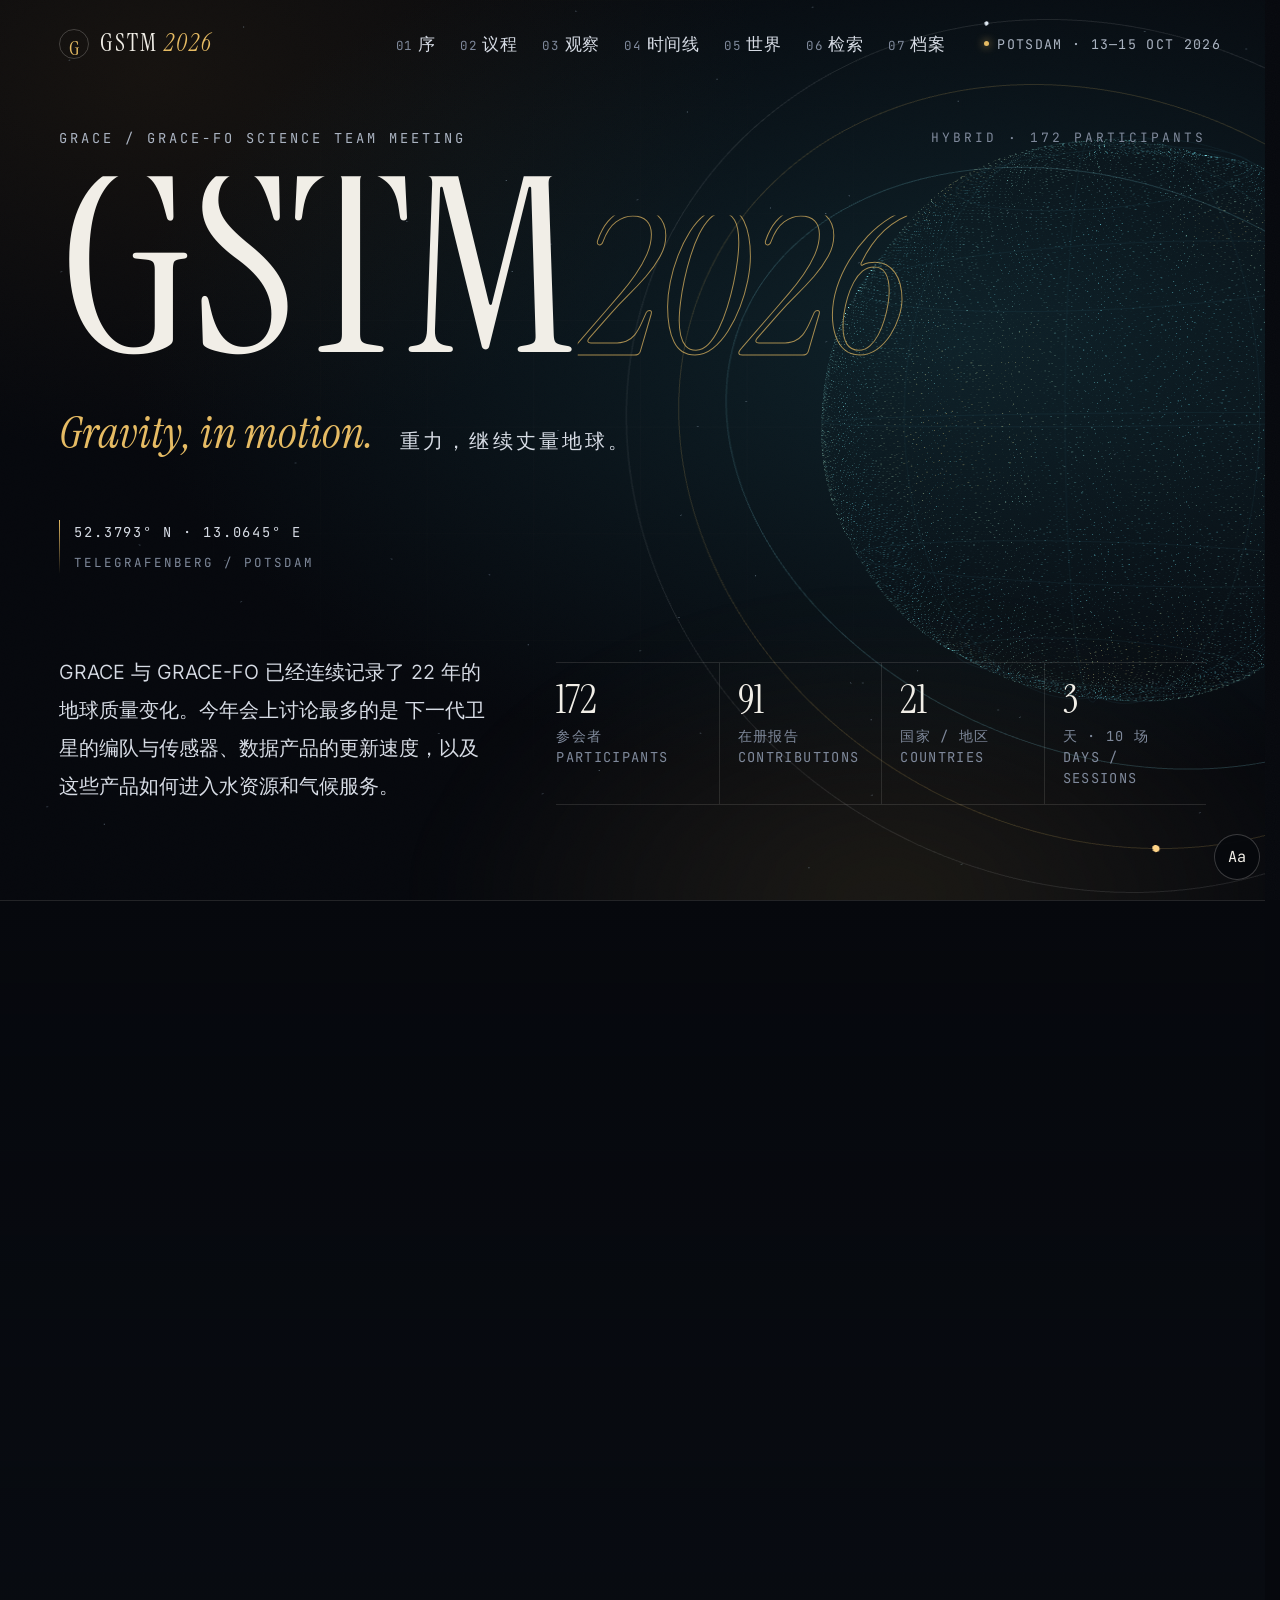
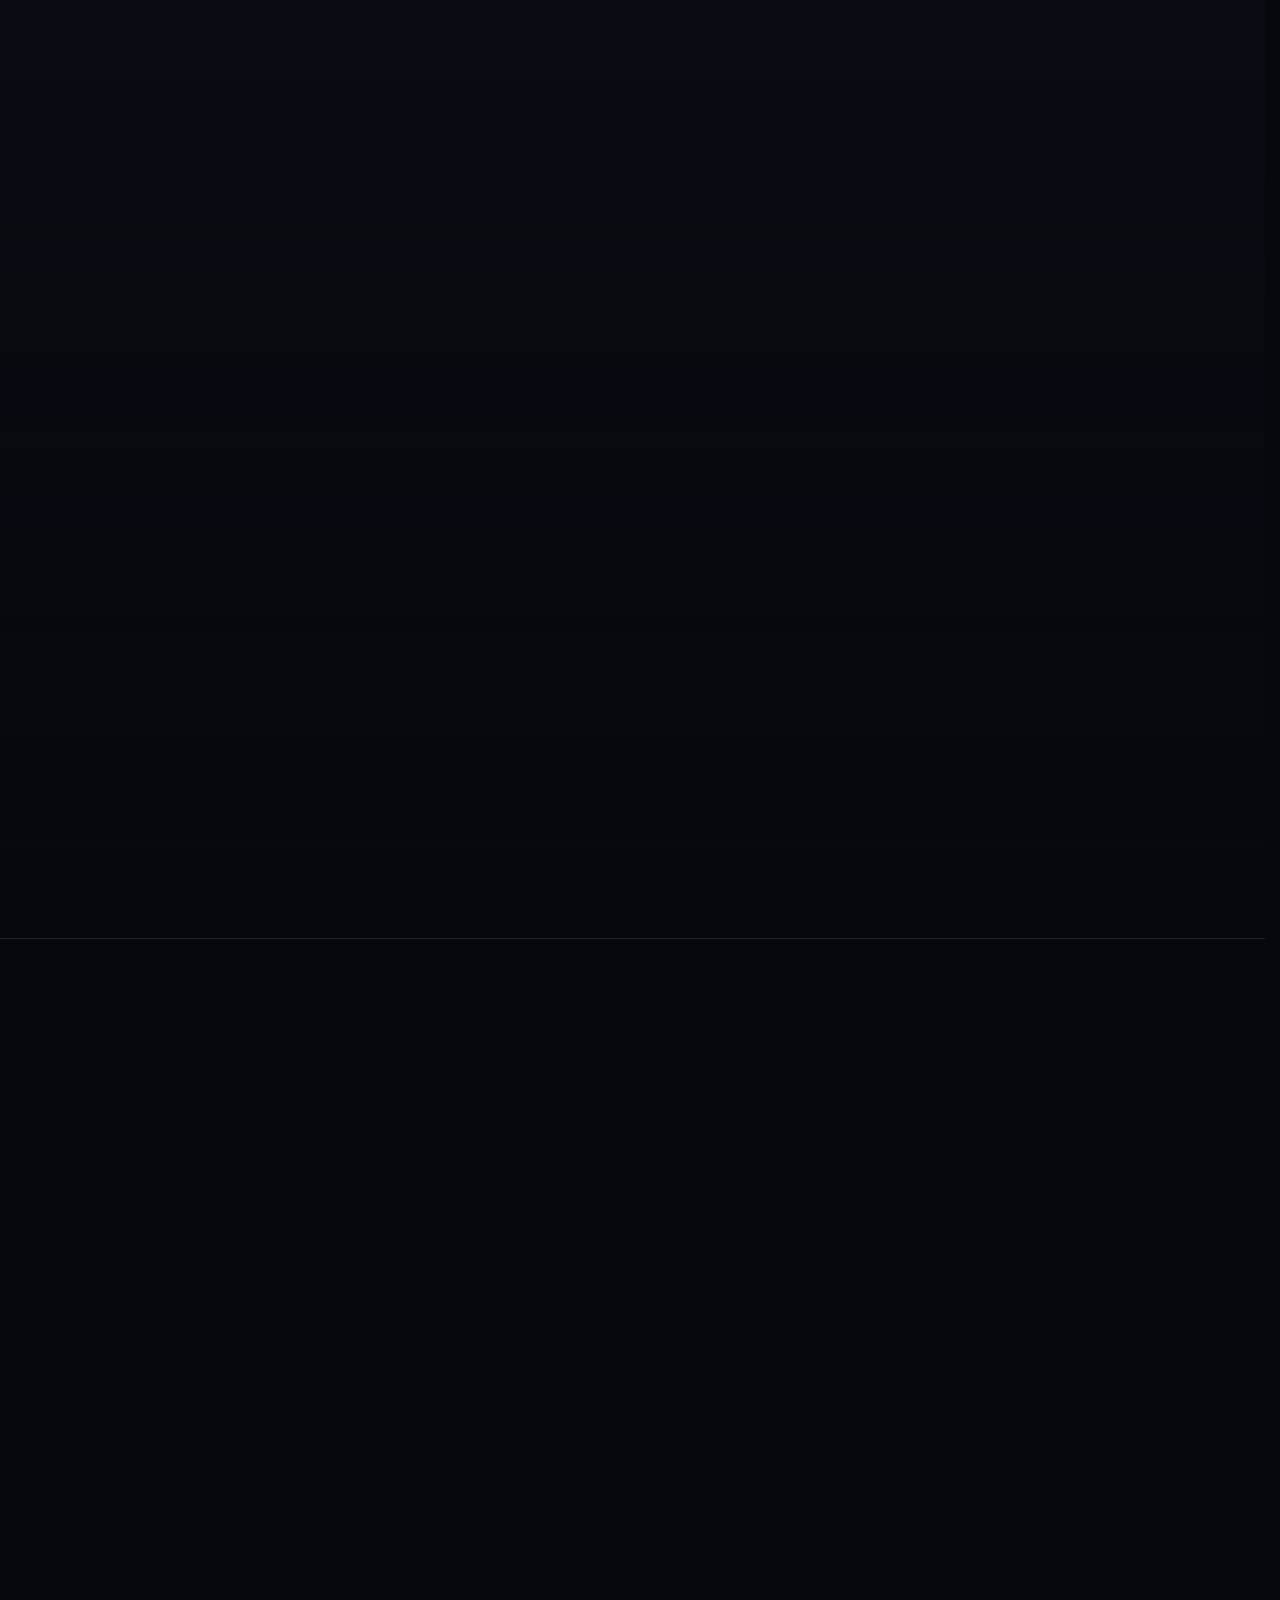
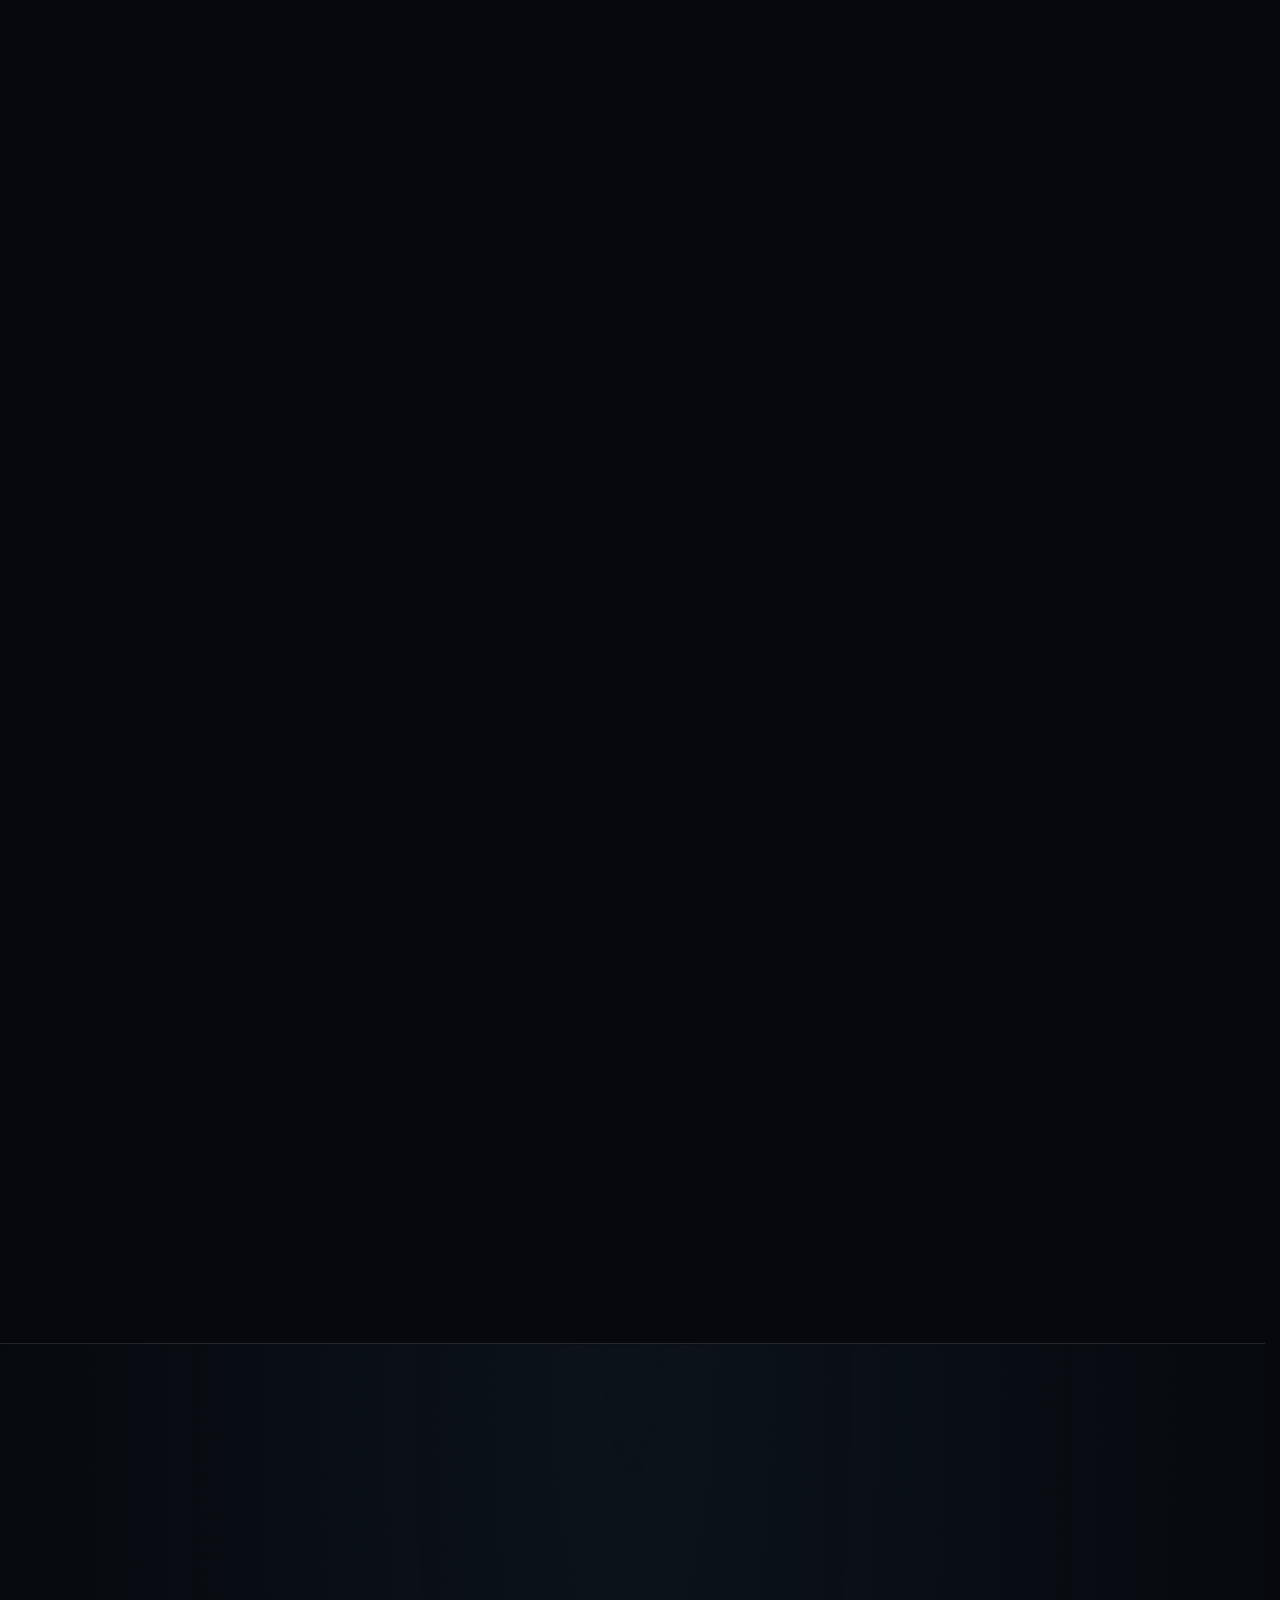
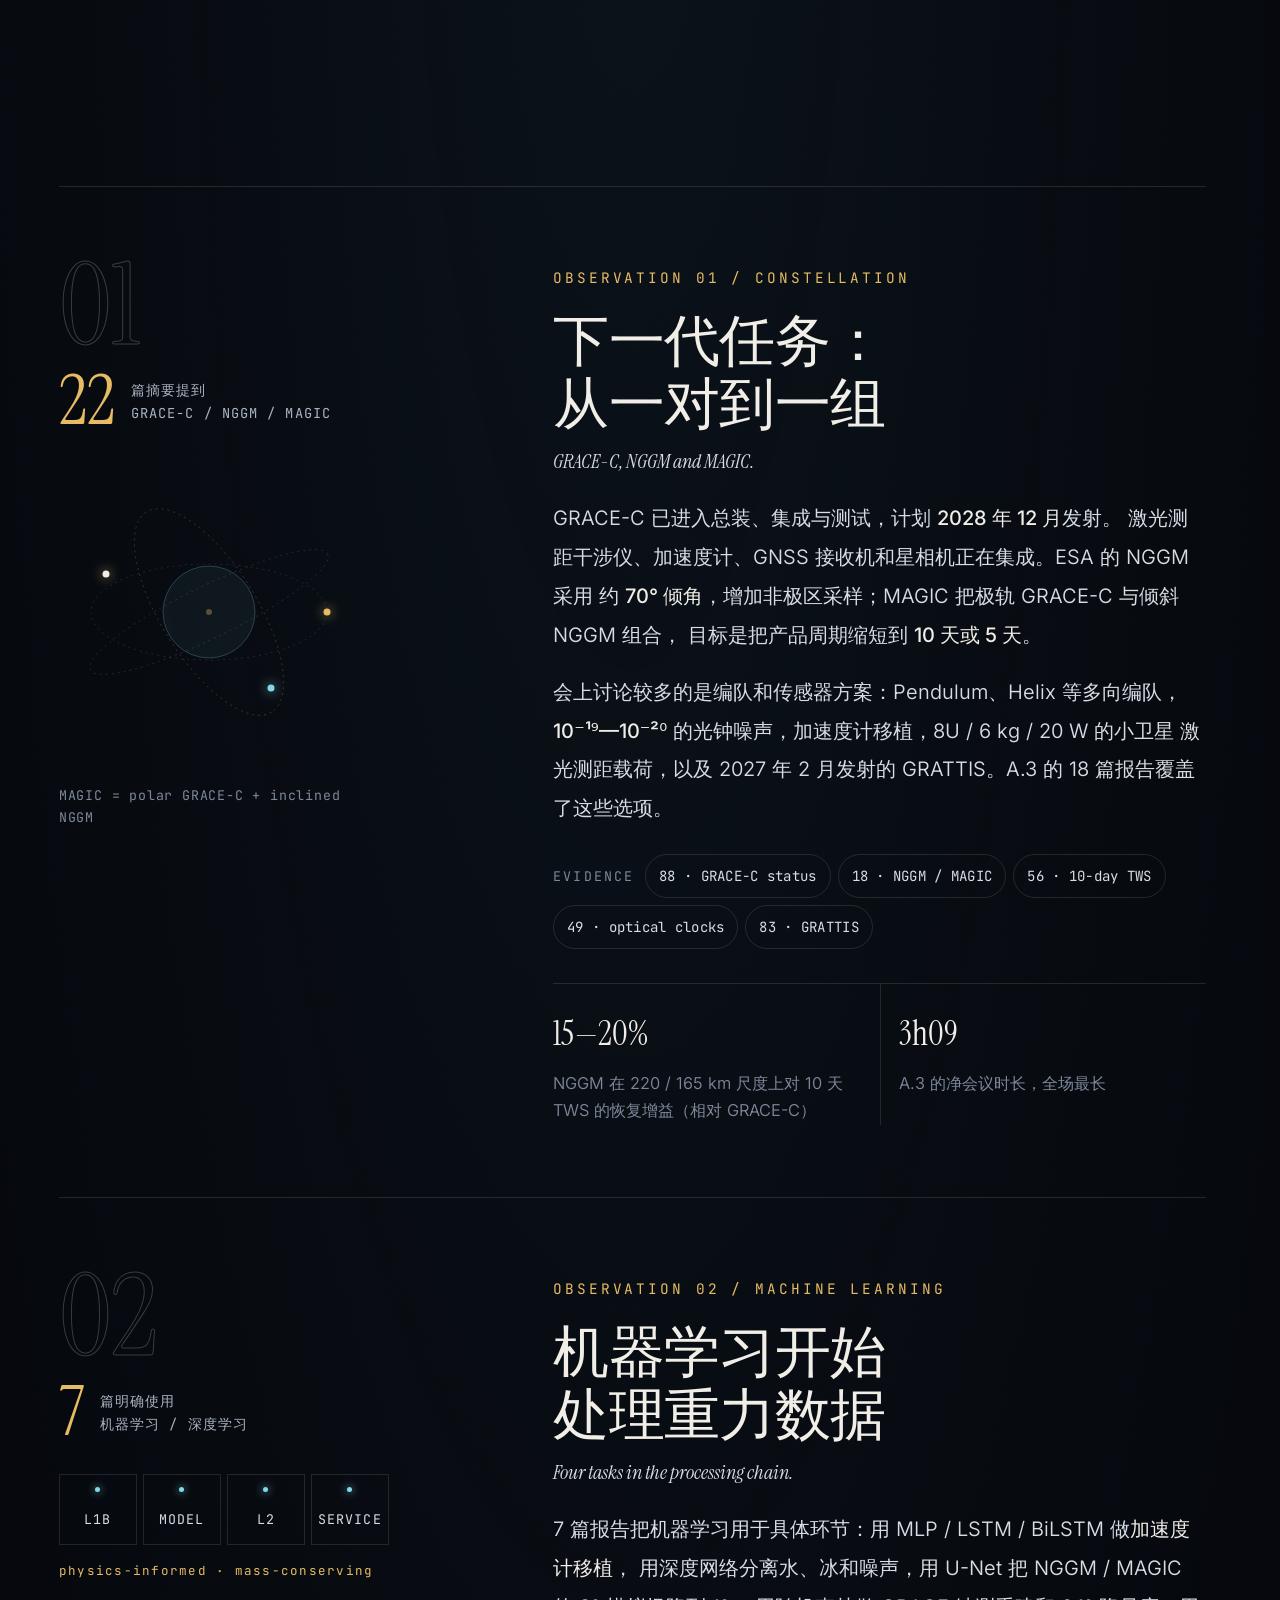
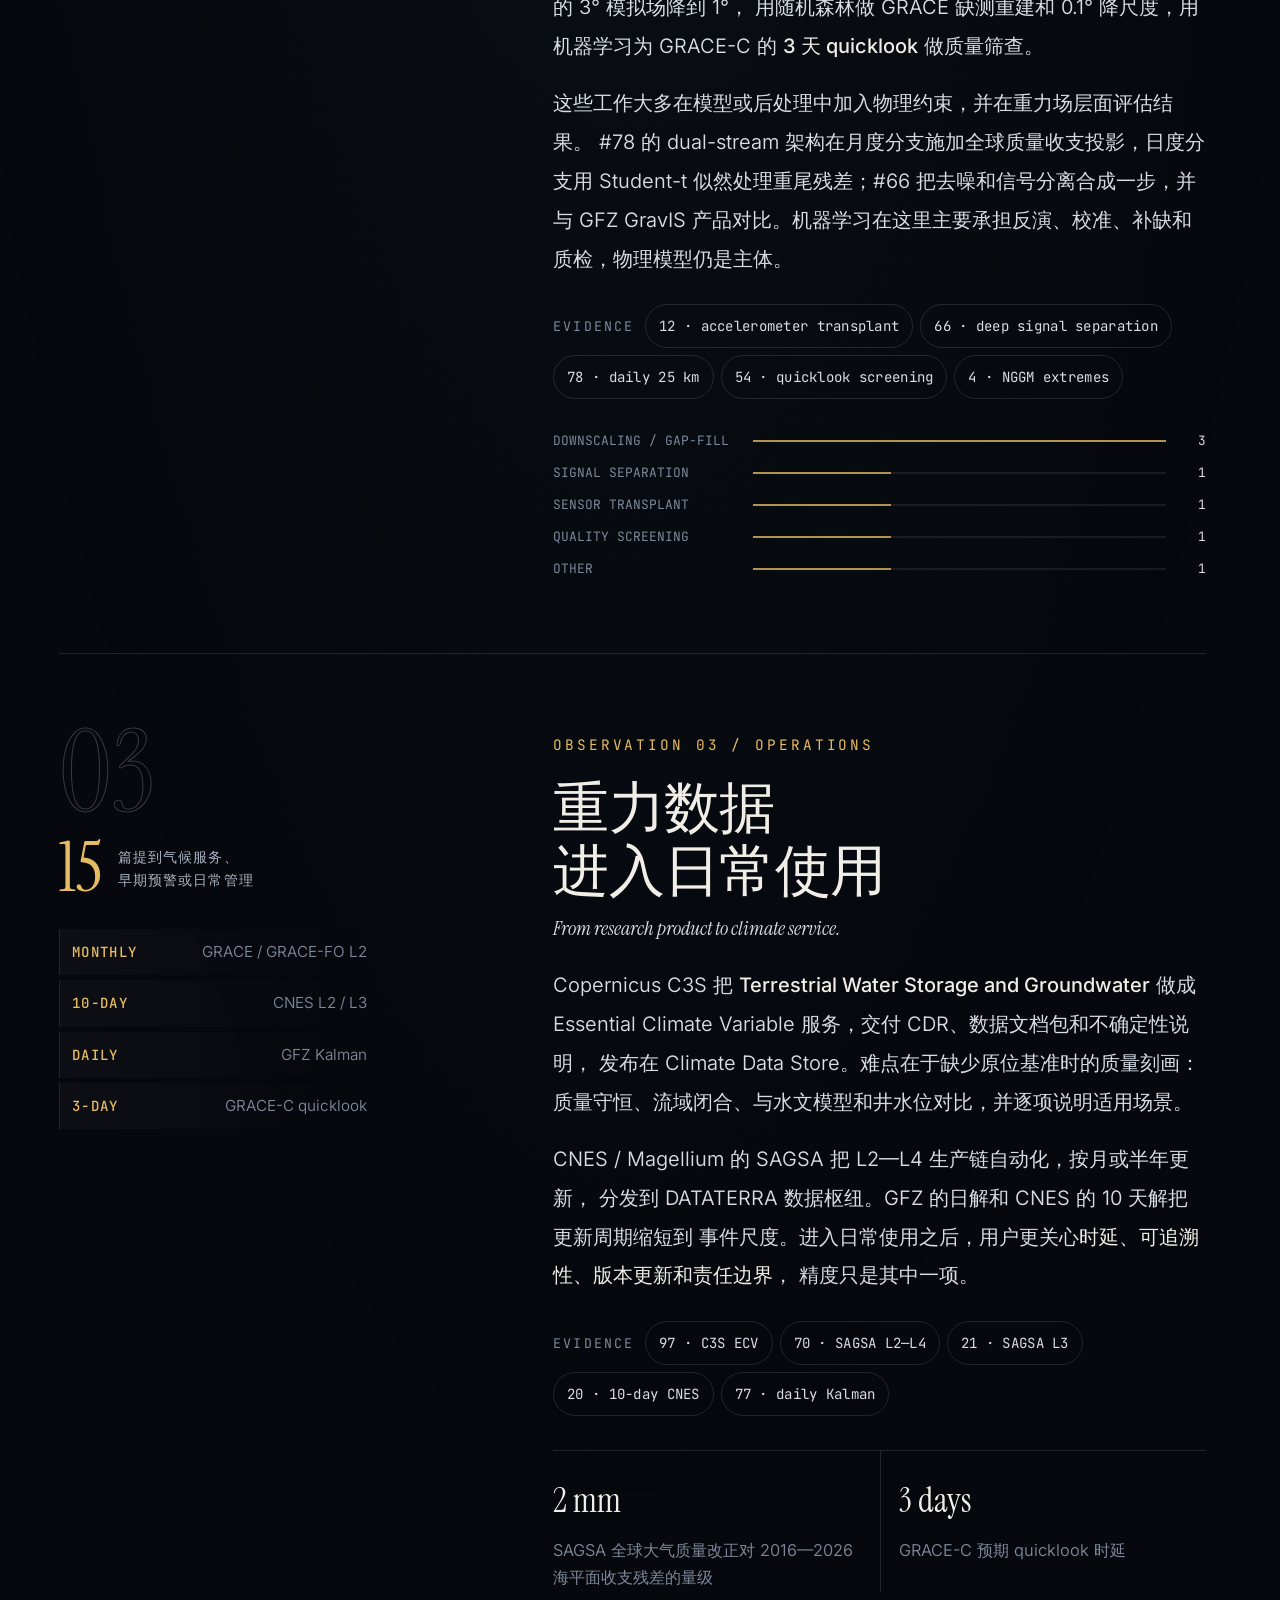
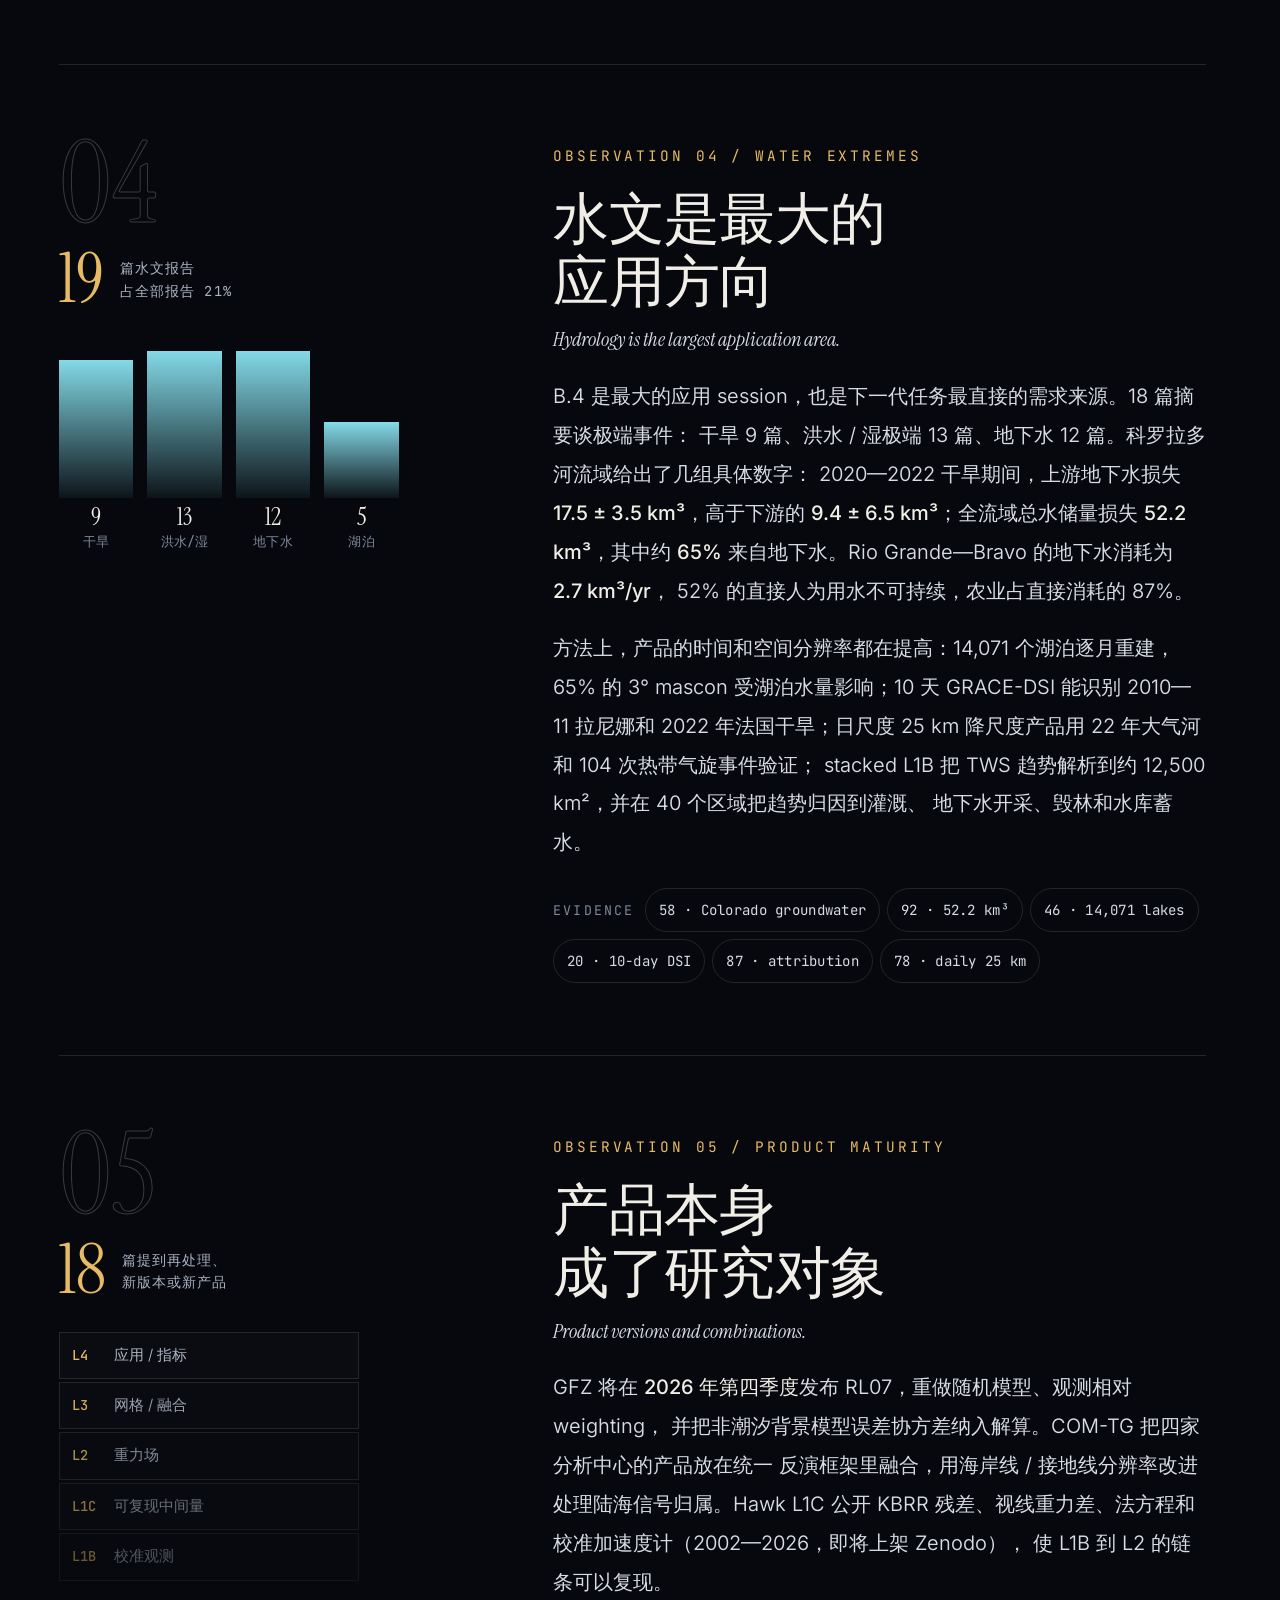
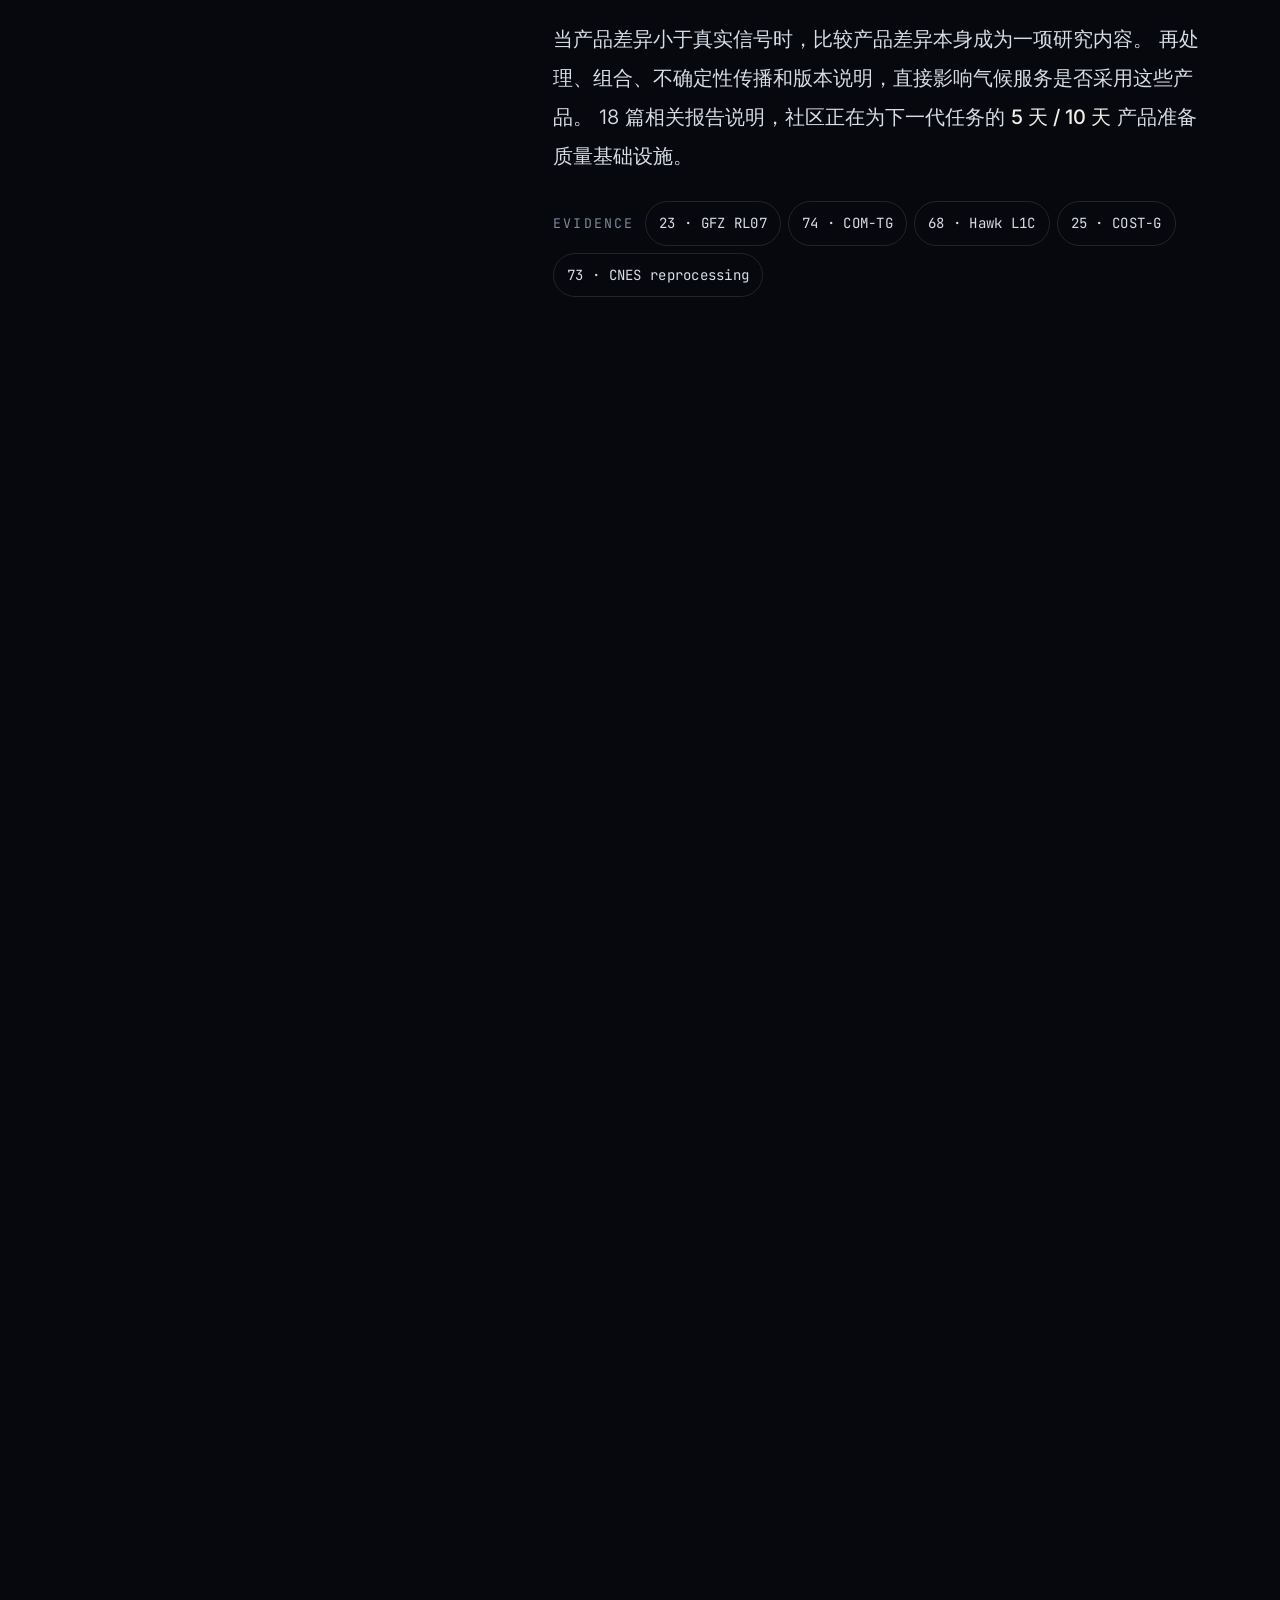
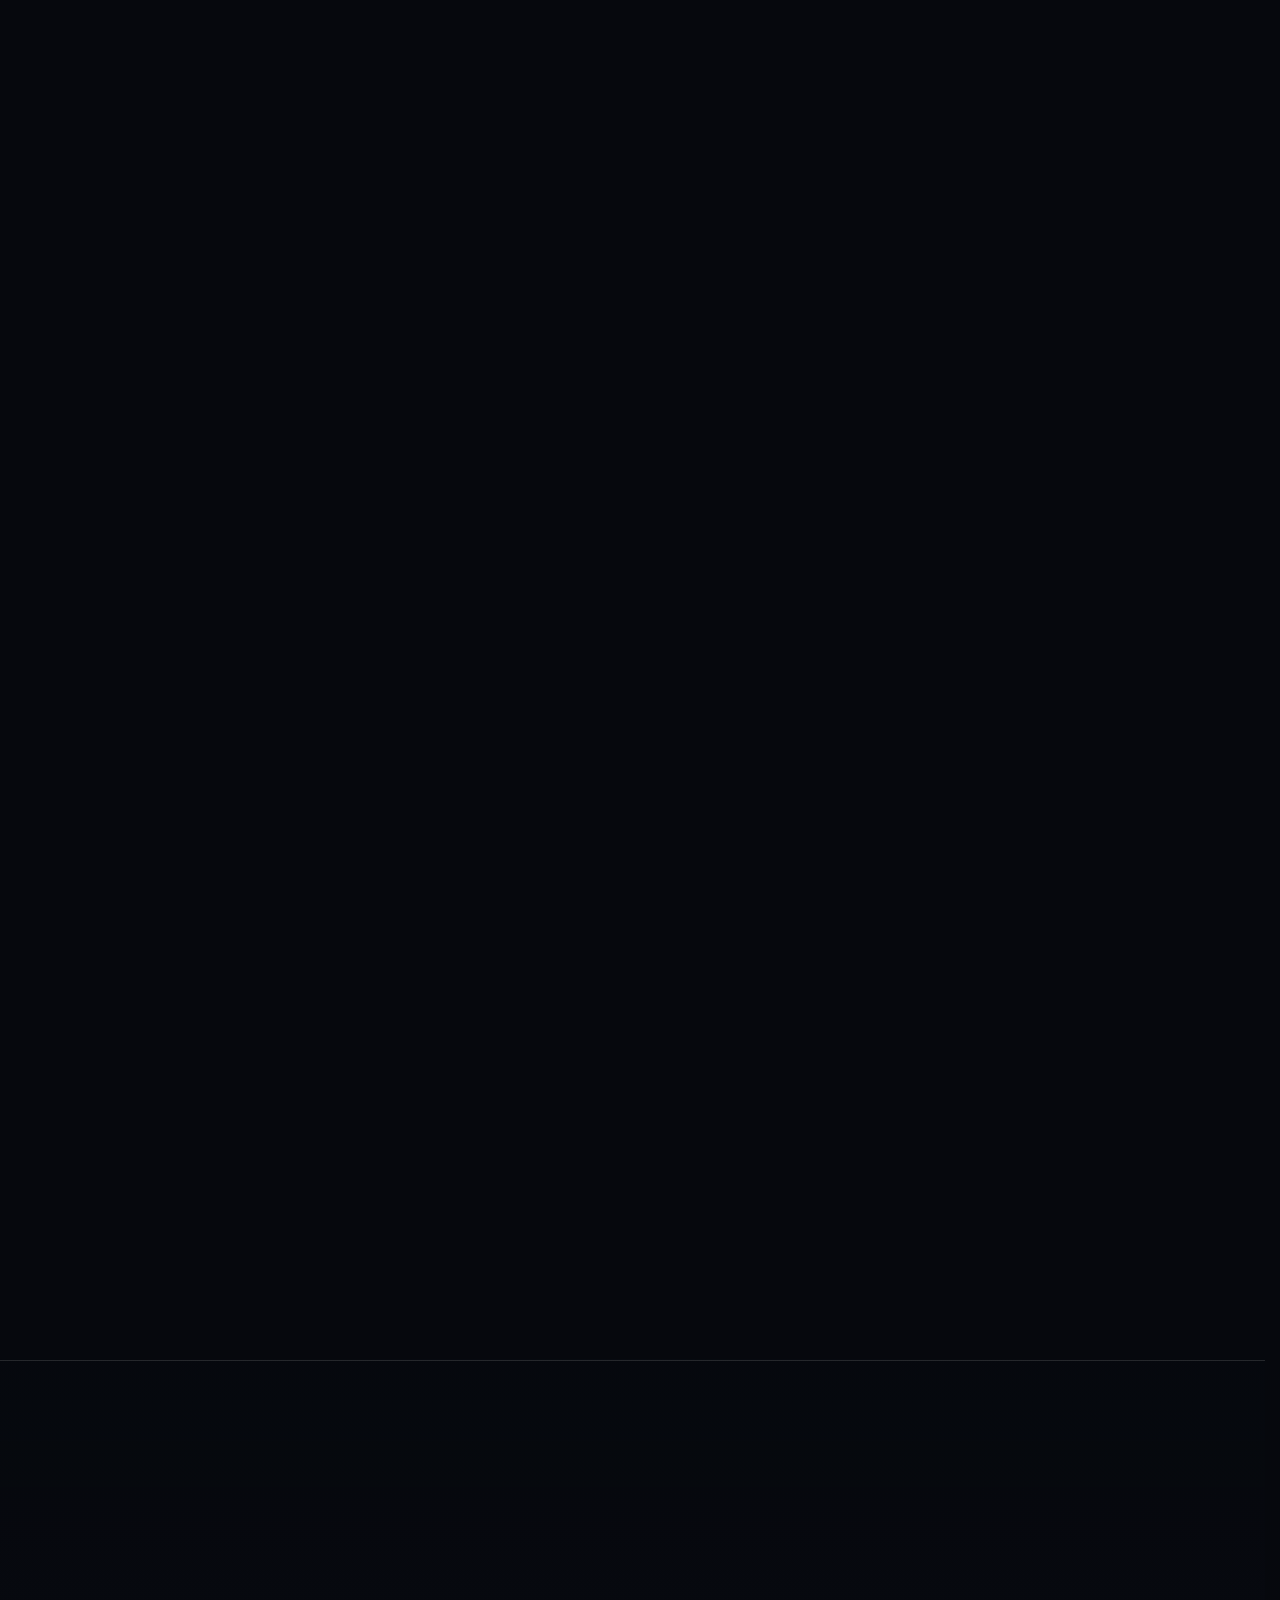
<file: index.html>
<!doctype html>
<html lang="zh-CN" class="is-loading">
<head>
<meta charset="utf-8" />
<meta name="viewport" content="width=device-width, initial-scale=1, viewport-fit=cover" />
<title>GSTM 2026 — Gravity, in Motion | GRACE/GRACE-FO Science Team Meeting 深度观察</title>
<meta name="description" content="GSTM 2026（GRACE/GRACE-FO Science Team Meeting，Potsdam，2026-10-13—15）调研：91 篇在册报告、10 个 session、21 个国家；下一代任务、机器学习、日常使用、水文与数据产品。" />
<meta name="theme-color" content="#06080d" />
<link rel="icon" href="assets/favicon.png" />
<link rel="preload" href="fonts/f2.woff2" as="font" type="font/woff2" crossorigin />
<link rel="modulepreload" href="js/app.bundle.js" />
<link rel="stylesheet" href="fonts/fonts.css" />
<link rel="stylesheet" href="css/styles.css" />
<link rel="stylesheet" href="css/readability.css" />
<style>
  /* Critical boot styles: keep the page dark and locked even if the main CSS is slow. */
  html.is-loading,html.is-loading body{overflow:hidden;height:100%}
  .loader{position:fixed;inset:0;z-index:300;background:#06080d;color:#f1eee7;display:flex;flex-direction:column;align-items:center;justify-content:center;gap:24px}
  .loader.done{opacity:0;visibility:hidden;transition:opacity .8s,visibility .8s}
  .loader-brand{font-family:Georgia,"Times New Roman",serif;font-size:3rem;line-height:1}
  .loader-brand span{color:#e6bb63;font-style:italic;margin-left:.08em}
  .loader-meta,.loader-status{font-family:Consolas,monospace;font-size:.6rem;letter-spacing:.18em;color:#aab3c1}
  .loader-progress{width:min(340px,62vw);height:2px;background:rgba(241,238,231,.14)}
  .loader-progress i{display:block;width:0;height:100%;background:#e6bb63}
  .loader-status{display:flex;justify-content:space-between;width:min(340px,62vw)}
  .loader-status span:first-child{color:#e6bb63}
</style>
</head>
<body class="is-loading">
<noscript><style>html.is-loading,html.is-loading body{overflow:auto;height:auto}.loader{display:none}</style></noscript>

<div class="loader" id="loader" aria-hidden="true">
  <div class="loader-orbit"><i></i><i></i><span></span></div>
  <div class="loader-brand">GSTM<span>2026</span></div>
  <div class="loader-meta">GRACE / GRACE-FO SCIENCE TEAM MEETING</div>
  <div class="loader-progress"><i id="loaderBar"></i></div>
  <div class="loader-status"><span id="loaderPct">00</span><span>INITIALIZING GRAVITY FIELD</span></div>
</div>
<script>
  // Keep the loader alive while the module graph is still in flight.
  (function(){
    var l = document.getElementById('loader');
    var pct = document.getElementById('loaderPct');
    var bar = document.getElementById('loaderBar');
    if (!l || !pct || !bar) return;
    var n = 0;
    var tick = setInterval(function(){
      if (window.__appBooted || l.classList.contains('done') || !document.body.contains(l)) { clearInterval(tick); return; }
      n = Math.min(92, n + 2 + Math.random() * 3);
      pct.textContent = String(Math.round(n)).padStart(2, '0');
      bar.style.width = n.toFixed(0) + '%';
    }, 260);
  })();
</script>

<div class="grain" aria-hidden="true"></div>
<div class="type-control" id="typeControl">
  <button class="type-handle" id="typeHandle" aria-expanded="false" aria-controls="typePanel" aria-label="调整字号">Aa</button>
  <div class="type-panel" id="typePanel" role="group" aria-label="调整字号">
    <button id="fontMinus" aria-label="减小字号">A−</button>
    <span id="fontPct" aria-live="polite">100%</span>
    <button id="fontPlus" aria-label="增大字号">A+</button>
  </div>
</div>
<div class="cursor" id="cursor" aria-hidden="true"><span></span></div>
<div class="scroll-progress" id="scrollProgress" aria-hidden="true"></div>

<header class="topbar" id="topbar">
  <a class="brand" href="#hero" data-scroll>
    <span class="brand-mark">G</span>
    <span class="brand-text">GSTM<em>2026</em></span>
  </a>
  <nav class="nav" aria-label="章节导航">
    <a href="#prologue" data-scroll><i>01</i>序</a>
    <a href="#programme" data-scroll><i>02</i>议程</a>
    <a href="#signals" data-scroll><i>03</i>观察</a>
    <a href="#missions" data-scroll><i>04</i>时间线</a>
    <a href="#world" data-scroll><i>05</i>世界</a>
    <a href="#explore" data-scroll><i>06</i>检索</a>
    <a href="#archive" data-scroll><i>07</i>档案</a>
  </nav>
  <div class="topbar-meta">
    <span class="dot"></span> POTSDAM · 13—15 OCT 2026
  </div>
  <button class="menu-btn" id="menuBtn" aria-label="打开导航" aria-expanded="false"><i></i><i></i></button>
</header>

<nav class="mobile-menu" id="mobileMenu" aria-label="移动端导航">
  <a href="#prologue" data-scroll><i>01</i>序 · Prologue</a>
  <a href="#programme" data-scroll><i>02</i>议程 · Programme</a>
  <a href="#signals" data-scroll><i>03</i>观察 · Observations</a>
  <a href="#missions" data-scroll><i>04</i>时间线 · Missions</a>
  <a href="#world" data-scroll><i>05</i>世界 · World</a>
  <a href="#explore" data-scroll><i>06</i>检索 · Explorer</a>
  <a href="#archive" data-scroll><i>07</i>档案 · Archive</a>
</nav>

<main>

  <!-- ═══════════════════ HERO ═══════════════════ -->
  <section class="hero" id="hero">
    <canvas id="heroCanvas" aria-hidden="true"></canvas>
    <div class="hero-glow" aria-hidden="true"></div>
    <div class="hero-grid" aria-hidden="true"></div>

    <div class="hero-inner shell">
      <div class="hero-top" data-reveal>
        <span>GRACE / GRACE-FO SCIENCE TEAM MEETING</span>
        <span class="hero-top-right">HYBRID · 172 PARTICIPANTS</span>
      </div>

      <div class="hero-title-wrap">
        <h1 class="hero-title" aria-label="GSTM 2026">
          <span class="hero-word" data-reveal>GSTM</span>
          <span class="hero-year" data-reveal><i>20</i>26</span>
        </h1>
        <p class="hero-sub" data-reveal>
          <span class="serif">Gravity, in motion.</span>
          <span class="cn">重力，继续丈量地球。</span>
        </p>
        <div class="hero-coord" data-reveal>
          <i></i>
          <div><b>52.3793° N · 13.0645° E</b><span>TELEGRAFENBERG / POTSDAM</span></div>
        </div>
      </div>

      <div class="hero-bottom">
        <p class="hero-lede" data-reveal>
          GRACE 与 GRACE-FO 已经连续记录了 22 年的地球质量变化。今年会上讨论最多的是
          下一代卫星的编队与传感器、数据产品的更新速度，以及这些产品如何进入水资源和气候服务。
        </p>
        <div class="hero-stats" data-reveal>
          <div class="hs"><b data-count="172">172</b><span>参会者<br>participants</span></div>
          <div class="hs"><b data-count="91">91</b><span>在册报告<br>contributions</span></div>
          <div class="hs"><b data-count="21">21</b><span>国家 / 地区<br>countries</span></div>
          <div class="hs"><b data-count="3">3</b><span>天 · 10 场<br>days / sessions</span></div>
        </div>
      </div>

      <div class="hero-foot" data-reveal>
        <div class="hero-loc">
          <span class="live-dot"></span>
          GFZ Helmholtz Centre for Geosciences · Potsdam, Germany
        </div>
        <a class="scroll-cue" href="#prologue" data-scroll><span>SCROLL TO ORBIT</span><i></i></a>
      </div>
    </div>
  </section>

  <!-- ═══════════════════ 01 PROLOGUE ═══════════════════ -->
  <section class="section prologue" id="prologue">
    <div class="shell">
      <div class="sec-head" data-reveal>
        <span class="kicker"><i>01</i> PROLOGUE</span>
        <span class="sec-meta">POTSDAM · OCT 2026</span>
      </div>

      <div class="prologue-grid">
        <aside class="prologue-aside" data-reveal>
          <h2 class="display">A meeting<br>about <em>mass.</em></h2>
          <p class="cn-title">一场关于「质量」的会议</p>
          <div class="aside-rule"></div>
          <p class="aside-note">
            会议讨论的对象是地球系统的质量迁移：水、冰、大气和固体地球。
            测量精度到毫米级以后，议题更多落在数据怎么用、多久更新一次、
            误差怎么向用户说明。
          </p>
        </aside>

        <div class="prologue-body">
          <p class="lead" data-reveal>
            2026 年 10 月 13—15 日，会议在波茨坦 GFZ 举行，172 人参加，
            91 篇报告进入日程，分 10 个 session。GRACE-FO 仍在轨，GRACE-C 进入总装测试，
            NGGM 与 MAGIC 已经给出具体的轨道、编队和产品指标。
          </p>
          <div class="two-col">
            <p data-reveal>
              <b>A.3（GRACE-C、NGGM 与未来任务）</b>是除水文外最大的 session：
              18 篇报告、3 小时 09 分。内容从 GRACE-C 的总装状态、NGGM 的倾角轨道，
              到 MAGIC 的多对卫星编队，以及冷原子、光钟、光机惯性传感器和小卫星激光测距。
            </p>
            <p data-reveal>
              <b>B.6（卫星重力的实际使用）</b>只有 2 篇，但两篇都涉及具体系统：
              Copernicus C3S 的 ECV 产品，和 CNES/Magellium 的 SAGSA L2—L4 自动生产链。
              B.4 水文是最大的应用 session，19 篇，关键词是干旱、洪水和地下水。
            </p>
          </div>
          <p data-reveal>
            本报告使用会议官网和 Copernicus 会议系统的公开材料：10 个 session 页面、
            95 篇摘要（4 篇撤稿，91 篇进入日程）、议程、参会统计和视觉素材。
            主题计数先对摘要全文做关键词匹配，再由人工复核；同一篇报告可能归入多个主题。
            引用保留 GSTM2026 编号，可以逐条回到原文。
          </p>

          <dl class="fact-grid" data-reveal>
            <div><dt>Venue</dt><dd>GFZ Helmholtz Centre for Geosciences<br><span>Telegrafenberg, Potsdam</span></dd></div>
            <div><dt>Dates</dt><dd>13—15 October 2026<br><span>3 days · single track</span></dd></div>
            <div><dt>Format</dt><dd>Hybrid · 172 participants<br><span>91 on-site / 81 online</span></dd></div>
            <div><dt>Programme</dt><dd>10 sessions · 91 contributions<br><span>95 submitted · 4 withdrawn</span></dd></div>
          </dl>
        </div>
      </div>

      <blockquote class="pull" data-reveal>
        <p>“The combined GRACE &amp; GRACE-FO data records now span over 22 years and provide
        foundational observations of monthly to decadal global mass changes.”</p>
        <cite>Felix Landerer et al. · GSTM2026-103 · GRACE-FO: mission status, science performance and outlook</cite>
      </blockquote>
    </div>
  </section>

  <!-- ═══════════════════ 02 PROGRAMME ═══════════════════ -->
  <section class="section programme" id="programme">
    <div class="shell">
      <div class="sec-head" data-reveal>
        <span class="kicker"><i>02</i> THE SHAPE OF THE PROGRAMME</span>
        <span class="sec-meta">10 SESSIONS · 91 CONTRIBUTIONS</span>
      </div>
      <div class="section-intro" data-reveal>
        <h2 class="display">Ten rooms,<br><em>one field.</em></h2>
        <p>
          三天单轨，10 个 session。报告最多的是 A.2 方法（20）和 B.4 水文（19）；
          A.3 未来任务有 18 篇，时长 3 小时 09 分。A.4 平均重力场只有 1 篇，B.1 固体地球 2 篇。
        </p>
      </div>

      <div class="programme-grid">
        <div class="donut-panel" data-reveal>
          <div class="donut-wrap">
            <svg id="donut" viewBox="0 0 420 420" role="img" aria-label="各 session 报告数量环形图"></svg>
            <div class="donut-center">
              <b id="donutCount">91</b>
              <span>contributions</span>
              <em id="donutLabel">ALL SESSIONS</em>
            </div>
          </div>
          <p class="micro">Hover / tap a segment to inspect a session. Arc length = number of contributions.</p>
        </div>

        <div class="session-list" id="sessionList" data-reveal></div>
      </div>

      <div class="day-block" data-reveal>
        <div class="block-head">
          <h3>The three days</h3>
          <span>09:00 — 18:00 · Lecture Hall, Building H</span>
        </div>
        <div class="day-timeline" id="dayTimeline"></div>
        <p class="micro">Poster session: Wednesday 16:40—18:00, Foyer Building H. Block height is proportional to scheduled duration.</p>
      </div>

      <div class="matrix-block" data-reveal>
        <div class="block-head">
          <h3>Where the topics sit</h3>
          <span>Session × theme · paper counts (multi-label)</span>
        </div>
        <div class="matrix-wrap">
          <div class="matrix" id="matrix"></div>
          <div class="matrix-legend">
            <span>less</span><i class="m0"></i><i class="m1"></i><i class="m2"></i><i class="m3"></i><i class="m4"></i><span>more</span>
          </div>
        </div>
        <p class="micro">A cell counts papers in a session whose title or abstract touches a theme. Multi-label: rows do not sum to session totals.</p>
      </div>
    </div>
  </section>

  <!-- ═══════════════════ 03 SIGNALS ═══════════════════ -->
  <section class="section signals" id="signals">
    <div class="shell">
      <div class="sec-head" data-reveal>
        <span class="kicker"><i>03</i> FIVE OBSERVATIONS</span>
        <span class="sec-meta">READING THE 91 ABSTRACTS</span>
      </div>
      <div class="section-intro signals-intro" data-reveal>
        <h2 class="display">What the<br><em>abstracts show.</em></h2>
        <p>
          下面五组内容来自摘要里反复出现的主题，顺序按出现频率排，不按 session 顺序。
          每组的数字是提到该主题的论文数，多标签，不互斥。
        </p>
      </div>

      <div class="signal-layout">

        <article class="signal" id="signal-1">
          <div class="signal-side">
            <span class="sig-index">01</span>
            <div class="sig-stat"><b>22</b><span>篇摘要提到<br>GRACE-C / NGGM / MAGIC</span></div>
            <div class="orbit-fig" aria-hidden="true">
              <svg viewBox="0 0 300 300">
                <circle cx="150" cy="150" r="46" class="earth"/>
                <ellipse cx="150" cy="150" rx="118" ry="48" class="orb o1"/>
                <ellipse cx="150" cy="150" rx="118" ry="48" class="orb o2" transform="rotate(58 150 150)"/>
                <ellipse cx="150" cy="150" rx="132" ry="26" class="orb o3" transform="rotate(-26 150 150)"/>
                <circle cx="268" cy="150" r="3.5" class="sat s1"/>
                <circle cx="212" cy="226" r="3.5" class="sat s2"/>
                <circle cx="47" cy="112" r="3.5" class="sat s3"/>
                <circle cx="150" cy="150" r="3" class="pulse"/>
              </svg>
              <span class="fig-label">MAGIC = polar GRACE-C + inclined NGGM</span>
            </div>
          </div>
          <div class="signal-body">
            <span class="sig-kicker">OBSERVATION 01 / CONSTELLATION</span>
            <h3>下一代任务：<br>从一对到一组</h3>
            <p class="sig-en">GRACE-C, NGGM and MAGIC.</p>
            <p>
              GRACE-C 已进入总装、集成与测试，计划 <b>2028 年 12 月</b>发射。
              激光测距干涉仪、加速度计、GNSS 接收机和星相机正在集成。ESA 的 NGGM 采用
              约 <b>70° 倾角</b>，增加非极区采样；MAGIC 把极轨 GRACE-C 与倾斜 NGGM 组合，
              目标是把产品周期缩短到 <b>10 天或 5 天</b>。
            </p>
            <p>
              会上讨论较多的是编队和传感器方案：Pendulum、Helix 等多向编队，
              <b>10⁻¹⁹—10⁻²⁰</b> 的光钟噪声，加速度计移植，8U / 6 kg / 20 W 的小卫星
              激光测距载荷，以及 2027 年 2 月发射的 GRATTIS。A.3 的 18 篇报告覆盖了这些选项。
            </p>
            <div class="evidence">
              <span class="ev-label">EVIDENCE</span>
              <button class="chip" data-paper="88">88 · GRACE-C status</button>
              <button class="chip" data-paper="18">18 · NGGM / MAGIC</button>
              <button class="chip" data-paper="56">56 · 10-day TWS</button>
              <button class="chip" data-paper="49">49 · optical clocks</button>
              <button class="chip" data-paper="83">83 · GRATTIS</button>
            </div>
            <div class="mini-metrics">
              <div><b>15—20%</b><span>NGGM 在 220 / 165 km 尺度上对 10 天 TWS 的恢复增益（相对 GRACE-C）</span></div>
              <div><b>3h09</b><span>A.3 的净会议时长，全场最长</span></div>
            </div>
          </div>
        </article>

        <article class="signal" id="signal-2">
          <div class="signal-side">
            <span class="sig-index">02</span>
            <div class="sig-stat"><b>7</b><span>篇明确使用<br>机器学习 / 深度学习</span></div>
            <div class="pipeline-fig" aria-hidden="true">
              <div class="pipe"><i></i><span>L1B</span></div>
              <div class="pipe"><i></i><span>MODEL</span></div>
              <div class="pipe"><i></i><span>L2</span></div>
              <div class="pipe"><i></i><span>SERVICE</span></div>
              <em>physics-informed · mass-conserving</em>
            </div>
          </div>
          <div class="signal-body">
            <span class="sig-kicker">OBSERVATION 02 / MACHINE LEARNING</span>
            <h3>机器学习开始<br>处理重力数据</h3>
            <p class="sig-en">Four tasks in the processing chain.</p>
            <p>
              7 篇报告把机器学习用于具体环节：用 MLP / LSTM / BiLSTM 做<b>加速度计移植</b>，
              用深度网络分离水、冰和噪声，用 U-Net 把 NGGM / MAGIC 的 3° 模拟场降到 1°，
              用随机森林做 GRACE 缺测重建和 0.1° 降尺度，用机器学习为 GRACE-C 的
              <b>3 天 quicklook</b> 做质量筛查。
            </p>
            <p>
              这些工作大多在模型或后处理中加入物理约束，并在重力场层面评估结果。
              #78 的 dual-stream 架构在月度分支施加全球质量收支投影，日度分支用
              Student-t 似然处理重尾残差；#66 把去噪和信号分离合成一步，并与 GFZ GravIS
              产品对比。机器学习在这里主要承担反演、校准、补缺和质检，物理模型仍是主体。
            </p>
            <div class="evidence">
              <span class="ev-label">EVIDENCE</span>
              <button class="chip" data-paper="12">12 · accelerometer transplant</button>
              <button class="chip" data-paper="66">66 · deep signal separation</button>
              <button class="chip" data-paper="78">78 · daily 25 km</button>
              <button class="chip" data-paper="54">54 · quicklook screening</button>
              <button class="chip" data-paper="4">4 · NGGM extremes</button>
            </div>
            <div class="mini-bars" id="aiBars"></div>
          </div>
        </article>

        <article class="signal" id="signal-3">
          <div class="signal-side">
            <span class="sig-index">03</span>
            <div class="sig-stat"><b>15</b><span>篇提到气候服务、<br>早期预警或日常管理</span></div>
            <div class="ladder-fig" aria-hidden="true">
              <div class="rung"><b>MONTHLY</b><span>GRACE / GRACE-FO L2</span></div>
              <div class="rung"><b>10-DAY</b><span>CNES L2 / L3</span></div>
              <div class="rung"><b>DAILY</b><span>GFZ Kalman</span></div>
              <div class="rung"><b>3-DAY</b><span>GRACE-C quicklook</span></div>
            </div>
          </div>
          <div class="signal-body">
            <span class="sig-kicker">OBSERVATION 03 / OPERATIONS</span>
            <h3>重力数据<br>进入日常使用</h3>
            <p class="sig-en">From research product to climate service.</p>
            <p>
              Copernicus C3S 把 <b>Terrestrial Water Storage and Groundwater</b> 做成
              Essential Climate Variable 服务，交付 CDR、数据文档包和不确定性说明，
              发布在 Climate Data Store。难点在于缺少原位基准时的质量刻画：
              质量守恒、流域闭合、与水文模型和井水位对比，并逐项说明适用场景。
            </p>
            <p>
              CNES / Magellium 的 SAGSA 把 L2—L4 生产链自动化，按月或半年更新，
              分发到 DATATERRA 数据枢纽。GFZ 的日解和 CNES 的 10 天解把更新周期缩短到
              事件尺度。进入日常使用之后，用户更关心<b>时延、可追溯性、版本更新和责任边界</b>，
              精度只是其中一项。
            </p>
            <div class="evidence">
              <span class="ev-label">EVIDENCE</span>
              <button class="chip" data-paper="97">97 · C3S ECV</button>
              <button class="chip" data-paper="70">70 · SAGSA L2—L4</button>
              <button class="chip" data-paper="21">21 · SAGSA L3</button>
              <button class="chip" data-paper="20">20 · 10-day CNES</button>
              <button class="chip" data-paper="77">77 · daily Kalman</button>
            </div>
            <div class="mini-metrics">
              <div><b>2 mm</b><span>SAGSA 全球大气质量改正对 2016—2026 海平面收支残差的量级</span></div>
              <div><b>3 days</b><span>GRACE-C 预期 quicklook 时延</span></div>
            </div>
          </div>
        </article>

        <article class="signal" id="signal-4">
          <div class="signal-side">
            <span class="sig-index">04</span>
            <div class="sig-stat"><b>19</b><span>篇水文报告<br>占全部报告 21%</span></div>
            <div class="water-fig" aria-hidden="true">
              <div class="water-bar"><i style="--h:69%"></i><b>9</b><span>干旱</span></div>
              <div class="water-bar"><i style="--h:100%"></i><b>13</b><span>洪水/湿</span></div>
              <div class="water-bar"><i style="--h:92%"></i><b>12</b><span>地下水</span></div>
              <div class="water-bar"><i style="--h:38%"></i><b>5</b><span>湖泊</span></div>
            </div>
          </div>
          <div class="signal-body">
            <span class="sig-kicker">OBSERVATION 04 / WATER EXTREMES</span>
            <h3>水文是最大的<br>应用方向</h3>
            <p class="sig-en">Hydrology is the largest application area.</p>
            <p>
              B.4 是最大的应用 session，也是下一代任务最直接的需求来源。18 篇摘要谈极端事件：
              干旱 9 篇、洪水 / 湿极端 13 篇、地下水 12 篇。科罗拉多河流域给出了几组具体数字：
              2020—2022 干旱期间，上游地下水损失 <b>17.5 ± 3.5 km³</b>，高于下游的
              <b>9.4 ± 6.5 km³</b>；全流域总水储量损失 <b>52.2 km³</b>，其中约 <b>65%</b>
              来自地下水。Rio Grande—Bravo 的地下水消耗为 <b>2.7 km³/yr</b>，
              52% 的直接人为用水不可持续，农业占直接消耗的 87%。
            </p>
            <p>
              方法上，产品的时间和空间分辨率都在提高：14,071 个湖泊逐月重建，
              65% 的 3° mascon 受湖泊水量影响；10 天 GRACE-DSI 能识别 2010—11 拉尼娜和
              2022 年法国干旱；日尺度 25 km 降尺度产品用 22 年大气河和 104 次热带气旋事件验证；
              stacked L1B 把 TWS 趋势解析到约 12,500 km²，并在 40 个区域把趋势归因到灌溉、
              地下水开采、毁林和水库蓄水。
            </p>
            <div class="evidence">
              <span class="ev-label">EVIDENCE</span>
              <button class="chip" data-paper="58">58 · Colorado groundwater</button>
              <button class="chip" data-paper="92">92 · 52.2 km³</button>
              <button class="chip" data-paper="46">46 · 14,071 lakes</button>
              <button class="chip" data-paper="20">20 · 10-day DSI</button>
              <button class="chip" data-paper="87">87 · attribution</button>
              <button class="chip" data-paper="78">78 · daily 25 km</button>
            </div>
          </div>
        </article>

        <article class="signal" id="signal-5">
          <div class="signal-side">
            <span class="sig-index">05</span>
            <div class="sig-stat"><b>18</b><span>篇提到再处理、<br>新版本或新产品</span></div>
            <div class="stack-fig" aria-hidden="true">
              <div class="layer l4"><b>L4</b><span>应用 / 指标</span></div>
              <div class="layer l3"><b>L3</b><span>网格 / 融合</span></div>
              <div class="layer l2"><b>L2</b><span>重力场</span></div>
              <div class="layer l1"><b>L1C</b><span>可复现中间量</span></div>
              <div class="layer l0"><b>L1B</b><span>校准观测</span></div>
            </div>
          </div>
          <div class="signal-body">
            <span class="sig-kicker">OBSERVATION 05 / PRODUCT MATURITY</span>
            <h3>产品本身<br>成了研究对象</h3>
            <p class="sig-en">Product versions and combinations.</p>
            <p>
              GFZ 将在 <b>2026 年第四季度</b>发布 RL07，重做随机模型、观测相对 weighting，
              并把非潮汐背景模型误差协方差纳入解算。COM-TG 把四家分析中心的产品放在统一
              反演框架里融合，用海岸线 / 接地线分辨率改进处理陆海信号归属。Hawk L1C 公开
              KBRR 残差、视线重力差、法方程和校准加速度计（2002—2026，即将上架 Zenodo），
              使 L1B 到 L2 的链条可以复现。
            </p>
            <p>
              当产品差异小于真实信号时，比较产品差异本身成为一项研究内容。
              再处理、组合、不确定性传播和版本说明，直接影响气候服务是否采用这些产品。
              18 篇相关报告说明，社区正在为下一代任务的 <b>5 天 / 10 天</b> 产品准备质量基础设施。
            </p>
            <div class="evidence">
              <span class="ev-label">EVIDENCE</span>
              <button class="chip" data-paper="23">23 · GFZ RL07</button>
              <button class="chip" data-paper="74">74 · COM-TG</button>
              <button class="chip" data-paper="68">68 · Hawk L1C</button>
              <button class="chip" data-paper="25">25 · COST-G</button>
              <button class="chip" data-paper="73">73 · CNES reprocessing</button>
            </div>
          </div>
        </article>

      </div>

      <aside class="cold-signals" data-reveal>
        <div class="cold-head"><span>COUNTERPOINTS</span><em>另外四点</em></div>
        <div class="cold-grid">
          <div><b>01</b><p><strong>平均重力场只有 1 篇。</strong>GOCO2025s 是 A.4 的唯一报告，内容以模型组合和解释为主。</p></div>
          <div><b>02</b><p><strong>固体地球只有 2 篇。</strong>GIA 和地幔流变仍是趋势改正的前置条件，但今年没有单独的方法报告。</p></div>
          <div><b>03</b><p><strong>4 篇撤稿。</strong>3 篇在会前、1 篇在会中撤下。</p></div>
          <div><b>04</b><p><strong>82 位报告人，平均 5.5 位作者。</strong>24 篇摘要跨 2 个以上国家，平均 1.4 个。</p></div>
        </div>
      </aside>

      <div class="interlude" data-reveal>
        <div class="interlude-kicker">INTERLUDE — NOTES FROM THE CRYOSPHERE</div>
        <div class="interlude-grid">
          <h3>南极的「增重」，<br>可能来自降雪。</h3>
          <div>
            <p>
              2019—2024 年，南极冰盖的质量损失放缓。两篇报告把原因指向热带暖池：
              持续增温激发向极传播的罗斯贝波列，在东南极上空形成高压异常，带来更多降水。
              这轮增重与 2004—2007 年的事件在量级和持续时间上接近，属于表面物质平衡的年际变化。
            </p>
            <p>
              格陵兰在 2012 年后因连续冷夏出现损失放缓，但 2002—2026 年平均损失仍有
              <b>245 ± 47 Gt/yr</b>；全球冰川 <b>296 ± 30 Gt/yr</b>，加速度 <b>6 ± 2 Gt/yr²</b>。
              冰盖没有加速，不等于海平面风险下降。年际变化会掩盖十年尺度趋势，
              这也是重力任务需要继续飞、并且飞得更久的原因。
            </p>
          </div>
          <div class="ice-stats">
            <div><b>245 ± 47</b><span>Gt/yr · Greenland 2002—2026</span></div>
            <div><b>296 ± 30</b><span>Gt/yr · glaciers &amp; ice caps</span></div>
            <div><b>6 ± 2</b><span>Gt/yr² · GIC acceleration</span></div>
          </div>
        </div>
      </div>

      <!-- anatomy -->
      <div class="anatomy" id="anatomy">
        <div class="anatomy-head" data-reveal>
          <div>
            <span class="kicker">03½ / ANATOMY</span>
            <h2 class="display">Cutting the<br><em>91.</em></h2>
          </div>
          <div>
            <p class="anatomy-lede">
              保留三张图：第一张看主题怎样交叉，第二张把 91 篇论文放进同一个语义空间，
              第三张看 session、方法和数据域之间怎么流动。
            </p>
            <p class="micro">三张图都是对摘要文本的二次统计，不是新的观测结果。</p>
          </div>
        </div>

        <div class="anatomy-grid">
          <article class="an-card an-wide" data-reveal>
            <div class="an-head"><span class="an-no">FIG. A</span><h3>数据产品是最大公约数</h3><span class="an-note">co-occurrence · 91 papers</span></div>
            <p class="an-copy">
              68 篇提到数据产品，35 篇同时谈水文，26 篇同时谈海洋，18 篇同时谈冰冻圈。
              数据产品不是一个独立赛道，它更像一条穿过所有应用方向的线：做水、做冰、做海洋的人，都在处理版本、误差和融合。
            </p>
            <div class="cooc-wrap"><table class="cooc" id="coocTable" aria-label="主题共现矩阵"></table></div>
            <p class="an-cap">读法：行与列交叉 = 同时提到两个主题的论文数。对角线不填。数据来源：91 篇摘要的标签。</p>
          </article>

          <article class="an-card an-wide domain-card" data-reveal>
            <div class="an-head"><span class="an-no">FIG. B</span><h3>91 篇论文的领域图</h3><span class="an-note">TF-IDF · cosine · PCA</span></div>
            <p class="an-copy">
              把题目、摘要、主题标签，以及方法和数据词放进同一个特征空间。方法词包括 SLR、GNSS、Kalman、mascon、L1B、U-Net，
              数据词包括 TWS、groundwater、ice sheet、sea level。位置越近，文本越相似；颜色是主导主题，
              金色描边表示提到未来任务，连线指向相似度最高的邻居。它不画机构，也不画国家，只看这 91 篇在说什么、用什么做。
            </p>
            <div class="domain-wrap"><svg id="domainMap" viewBox="0 0 1200 640" role="img" aria-label="91 篇 GSTM2026 摘要的领域相似度图"></svg></div>
            <div class="domain-legend" id="domainLegend"></div>
            <p class="an-cap">
              构建：题目×2 + 摘要 + 主题标签 + 方法/数据词典 → TF-IDF → 余弦相似度 →
              对 91×91 相似度矩阵做中心化 PCA 投影。位置表示文本相似度，不是地理坐标。
              28 篇提到未来任务，其中 20 篇同时谈水文；金色描边把这层叠加标出来。
            </p>
          </article>

          <article class="an-card an-wide" data-reveal>
            <div class="an-head"><span class="an-no">FIG. C</span><h3>研究流向：session → 方法 → 数据域</h3><span class="an-note">alluvial · 91 papers</span></div>
            <p class="an-copy">
              每篇论文按主导方法归入一类，再按主导数据域归入一类。流宽是论文数。
              这样能看出 A.3 的任务/传感器工作最后落到哪些数据域，也能看出 B.4 的水文论文主要通过反演、同化还是机器学习来做。
            </p>
            <div class="alluv-wrap"><svg id="alluvMap" viewBox="0 0 1200 620" role="img" aria-label="session、方法与数据域之间的论文流向"></svg></div>
            <div class="alluv-legend" id="alluvLegend"></div>
            <p class="an-cap">
              读法：A.3 的 18 篇里 15 篇归入任务/传感器，14 篇落到水/陆地；B.4 的 19 篇全部落到水/陆地，
              方法却分散在反演 7、数据/业务 5、机器学习 3、任务 2、参考 2。
              每篇只归入一个方法族和一个数据域，所以每条流 = 1 篇论文，总和 91。分类是主导归类，不是多标签。
            </p>
          </article>
        </div>

        <div class="anatomy-close" data-reveal>
          <span>READING</span>
          <p>91 篇摘要的重心，不是 91 个彼此独立的主题。水文、海洋和冰冻圈三条应用线，共同依赖数据产品与下一代任务；而下一代任务本身，也越来越多地被放进水与气候的应用场景里讨论。</p>
        </div>
      </div>
    </div>
  </section>

  <!-- ═══════════════════ 04 MISSIONS ═══════════════════ -->
  <section class="section missions" id="missions">
    <div class="shell">
      <div class="sec-head" data-reveal>
        <span class="kicker"><i>04</i> MISSION TIMELINE</span>
        <span class="sec-meta">2002 — 2030s</span>
      </div>
      <div class="section-intro" data-reveal>
        <h2 class="display">The next<br><em>twenty years.</em></h2>
        <p>
          这条时间线列出会上反复提到的任务节点：GRACE、GRACE-FO、GRATTIS、GRACE-C，
          以及 NGGM / MAGIC。
        </p>
      </div>

      <div class="mission-line" data-reveal>
        <div class="mission-track"></div>
        <div class="mission-items" id="missionItems"></div>
      </div>

      <div class="mission-note" data-reveal>
        <div><span class="mono">NOW</span><p>GRACE-FO 仍在轨，GRACE-C 进入 AIT。2026 年 Q4 的 RL07 是当前数据记录的一次大版本更新。</p></div>
        <div><span class="mono">NEXT</span><p>GRATTIS（2027-02）验证 S-GRS；GRACE-C（2028-12）接续极轨对；NGGM / MAGIC 把倾角与多对编队带入 2030 年代。</p></div>
        <div><span class="mono">THEN</span><p>如果 5 天 / 10 天产品成为常态，重力观测可以用于事件响应。这是水文和灾害社区今年提得最多的需求。</p></div>
      </div>
    </div>
  </section>

  <!-- ═══════════════════ 05 WORLD ═══════════════════ -->
  <section class="section world" id="world">
    <div class="shell">
      <div class="sec-head" data-reveal>
        <span class="kicker"><i>05</i> THE WORLD OF GSTM</span>
        <span class="sec-meta">AFFILIATION NETWORK · 21 COUNTRIES</span>
      </div>
      <div class="section-intro" data-reveal>
        <h2 class="display">Where the work<br><em>comes from.</em></h2>
        <p>
          按摘要作者单位统计，美国 44 篇、德国 34 篇；法国 12 篇、荷兰 7 篇、奥地利 5 篇。
          机构中 GFZ 19 篇、NASA JPL 17 篇、Toulouse / CNES 11 篇、UT Austin / CSR 8 篇。
        </p>
      </div>

      <div class="world-grid">
        <div class="map-panel" data-reveal>
          <canvas id="mapCanvas" aria-label="按国家统计的 GSTM2026 摘要数量点阵地图"></canvas>
          <div class="map-tooltip" id="mapTooltip"></div>
          <div class="map-legend">
            <span>1</span><i></i><i></i><i></i><i></i><span>44 papers</span>
            <em>1.15° land grid · Natural Earth 110m</em>
          </div>
          <div class="map-foot">
            <div><b>70</b><span>papers from US or Germany</span></div>
            <div><b>4</b><span>institutions with ≥ 8 papers</span></div>
            <div><b>21</b><span>countries resolved</span></div>
          </div>
        </div>

        <div class="world-side" data-reveal>
          <div class="world-tabs" role="tablist">
            <button class="active" data-tab="countries" role="tab">COUNTRIES</button>
            <button data-tab="institutions" role="tab">INSTITUTIONS</button>
          </div>
          <div class="rank-list" id="rankList"></div>
          <p class="micro">Based on parsed affiliations of 91 active abstracts. 24 affiliation strings could not be resolved to a country and are excluded from country totals.</p>
          <div class="world-facts">
            <div><b>82</b><span>unique presenters</span></div>
            <div><b>5.5</b><span>authors per abstract</span></div>
            <div><b>1.4</b><span>countries per abstract (avg.)</span></div>
          </div>
        </div>
      </div>
    </div>
  </section>

  <!-- ═══════════════════ 06 EXPLORER ═══════════════════ -->
  <section class="section explore" id="explore">
    <div class="shell">
      <div class="sec-head" data-reveal>
        <span class="kicker"><i>06</i> PROGRAMME EXPLORER</span>
        <span class="sec-meta">91 ACTIVE CONTRIBUTIONS</span>
      </div>
      <div class="section-intro explore-intro" data-reveal>
        <h2 class="display">Read the<br><em>programme.</em></h2>
        <p>按 session、类型筛选，或搜索标题、作者和摘要全文。点开任意一条可以看完整摘要、作者单位和 DOI。</p>
      </div>

      <div class="explorer-toolbar" data-reveal>
        <label class="search">
          <svg viewBox="0 0 24 24" aria-hidden="true"><circle cx="11" cy="11" r="7"></circle><path d="M16.5 16.5L21 21"></path></svg>
          <input type="search" id="searchInput" placeholder="搜索标题、作者、摘要…" autocomplete="off" />
          <kbd>/</kbd>
        </label>
        <div class="filters" id="sessionFilters"></div>
        <div class="type-toggle" id="typeToggle">
          <button class="active" data-type="all">ALL</button>
          <button data-type="Oral">ORAL</button>
          <button data-type="Poster">POSTER</button>
        </div>
      </div>

      <div class="explorer-meta">
        <span id="resultCount">91 contributions</span>
        <span id="activeFilter">ALL SESSIONS</span>
      </div>

      <div class="paper-grid" id="paperGrid"></div>
      <div class="load-more-wrap"><button class="load-more" id="loadMore">LOAD MORE <span>+</span></button></div>
    </div>
  </section>

  <!-- ═══════════════════ 07 ARCHIVE ═══════════════════ -->
  <section class="section archive" id="archive">
    <div class="shell">
      <div class="sec-head" data-reveal>
        <span class="kicker"><i>07</i> ARCHIVE &amp; SOURCES</span>
        <span class="sec-meta">TWO PDFS</span>
      </div>
      <div class="archive-grid">
        <div class="archive-lead" data-reveal>
          <h2 class="display">Read the<br><em>two PDFs.</em></h2>
          <p>
            公开版只保留两份 PDF：一份是 91 篇摘要的打印版，一份是带配图的调研报告。
            结构化数据、原始页面和中间文件不再公开。
          </p>
          <div class="archive-actions">
            <a class="btn primary" href="downloads/GSTM2026_report.pdf" download>REPORT · 调研报告 <span>PDF</span></a>
            <a class="btn" href="downloads/GSTM2026_abstracts.pdf" download>ABSTRACTS · 摘要合集 <span>PDF</span></a>
          </div>
        </div>

      </div>

      <div class="sources" data-reveal>
        <div class="sources-head"><span>SOURCES &amp; METHOD</span><span>ACCESSED 2026-10-28</span></div>
        <ol>
          <li><a href="https://www.gstm-2026.eu/" target="_blank" rel="noopener">GSTM2026 官网</a> — 会议概述、参会统计、日程与视觉素材。</li>
          <li><a href="https://meetingorganizer.copernicus.org/GSTM2026/" target="_blank" rel="noopener">Copernicus Meeting Organizer</a> — 10 个 session、95 篇摘要、作者与单位信息。</li>
          <li>摘要全文与引用格式：Copernicus HTML abstracts，DOI 前缀 <span class="mono">10.5194/gstm2026-*</span>。</li>
          <li>主题计数：对标题 + 摘要全文做正则匹配，多标签；数字为「提及该主题的论文数」，不是互斥分类。</li>
          <li>国家 / 机构：解析作者单位字符串；24 条无法解析到国家的单位被排除，国家数为 21。</li>
          <li>地图底图：Natural Earth 110m（public domain），点阵由脚本按 1.15° 网格采样生成。</li>
          <li>Session 录像：Vimeo 链接仅对注册参会者开放，未纳入公开包。</li>
        </ol>
      </div>

      <div class="logos" data-reveal>
        <span class="logo-text">GRACE-FO<br><em>NASA · GFZ</em></span>
        <img src="assets/gfz-logo.svg" alt="GFZ Helmholtz Centre for Geosciences" />
        <img src="assets/copernicus-logo.svg" alt="Copernicus Meetings" />
      </div>

      <p class="disclaimer">
        本页面为独立研究整理，非会议官方发布。摘要 © 各作者，按
        <a href="https://www.gstm-2026.eu/abstract-and-programme/licence-and-copyright.html" target="_blank" rel="noopener">CC BY 4.0</a>
        许可使用；引用请以 DOI 原文为准。会议名称与标识归 GFZ / Copernicus 所有。
      </p>
    </div>
  </section>

</main>

<footer class="footer">
  <div class="shell footer-inner">
    <a class="footer-brand" href="#hero" data-scroll aria-label="回到顶部">GSTM<span>2026</span></a>
    <div class="footer-meta">
      <span>GRAVITY, IN MOTION</span>
      <span>POTSDAM · 13—15 OCT 2026</span>
      <span>COMPILED 2026-10-28</span>
    </div>
    <div class="footer-note">Built as a single-page research object · 91 abstracts, 10 sessions, one field.</div>
  </div>
  <div class="marquee" aria-hidden="true">
    <div class="marquee-track">
      <span>GRACE-C</span><i>·</i><span>NGGM</span><i>·</i><span>MAGIC</span><i>·</i><span>GRATTIS</span><i>·</i><span>LRI</span><i>·</i><span>RL07</span><i>·</i><span>COM-TG</span><i>·</i><span>C3S</span><i>·</i><span>SAGSA</span><i>·</i><span>10-DAY</span><i>·</i><span>5-DAY</span><i>·</i><span>TERRESTRIAL WATER</span><i>·</i>
      <span>GRACE-C</span><i>·</i><span>NGGM</span><i>·</i><span>MAGIC</span><i>·</i><span>GRATTIS</span><i>·</i><span>LRI</span><i>·</i><span>RL07</span><i>·</i><span>COM-TG</span><i>·</i><span>C3S</span><i>·</i><span>SAGSA</span><i>·</i><span>10-DAY</span><i>·</i><span>5-DAY</span><i>·</i><span>TERRESTRIAL WATER</span><i>·</i>
    </div>
  </div>
</footer>

<dialog class="paper-dialog" id="paperDialog">
  <button class="dialog-close" id="dialogClose" aria-label="关闭">×</button>
  <div class="dialog-content" id="dialogContent" data-lenis-prevent></div>
</dialog>

<noscript><div class="noscript">本页面需要 JavaScript 才能呈现交互图表与摘要检索。</div></noscript>

<script src="data.js"></script>
<script src="vendor/lenis.min.js"></script>
<script>
  // If the module never boots (network/WebGL failure), do not leave the page locked.
  setTimeout(function(){
    var l = document.getElementById('loader');
    if (!l || l.classList.contains('done')) return;
    var s = l.querySelector('.loader-status span:last-child');
    if (s) s.textContent = 'STILL LOADING · CHECK CONNECTION';
  }, 5000);
  setTimeout(function(){
    var l = document.getElementById('loader');
    if (!l || l.classList.contains('done')) return;
    l.classList.add('done');
    document.body.classList.add('loaded');
    document.documentElement.classList.remove('is-loading');
    document.body.classList.remove('is-loading');
  }, 12000);
</script>
<script type="module" src="js/app.bundle.js"></script>
</body>
</html>
</file>
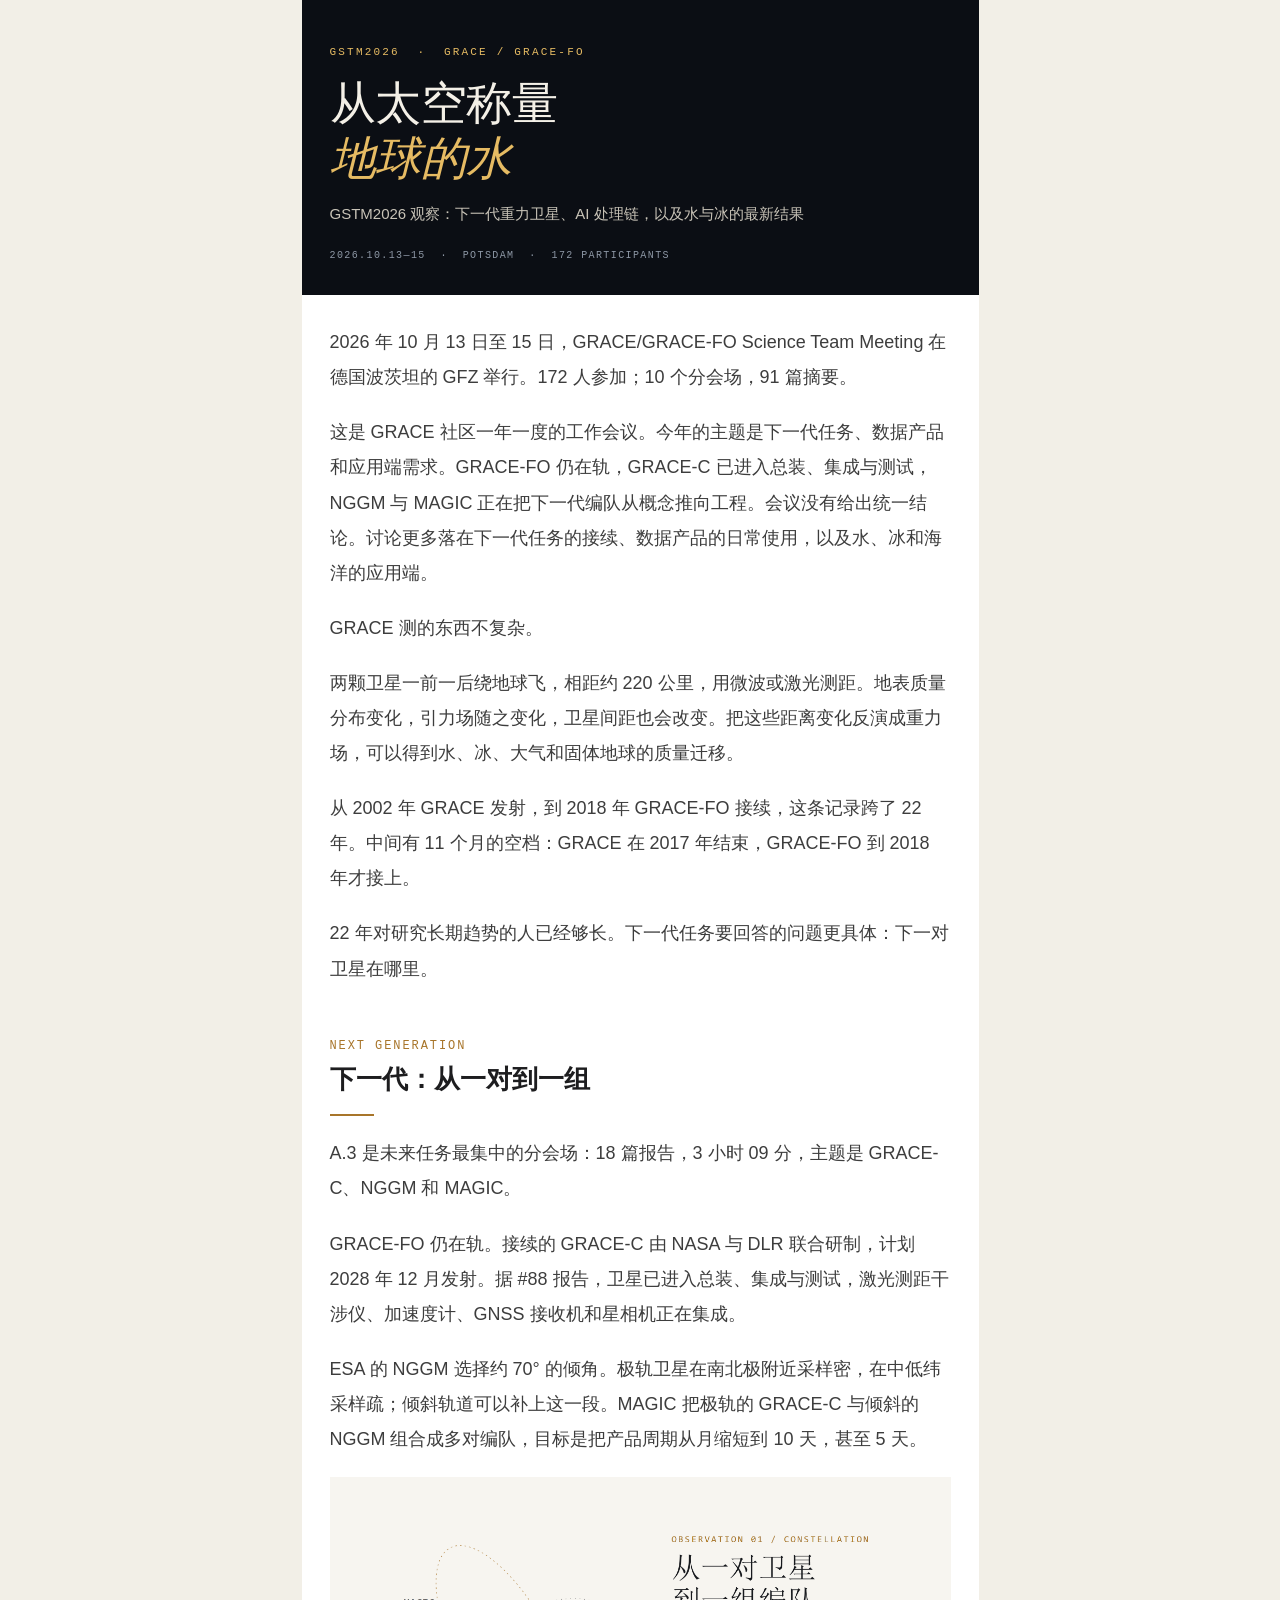
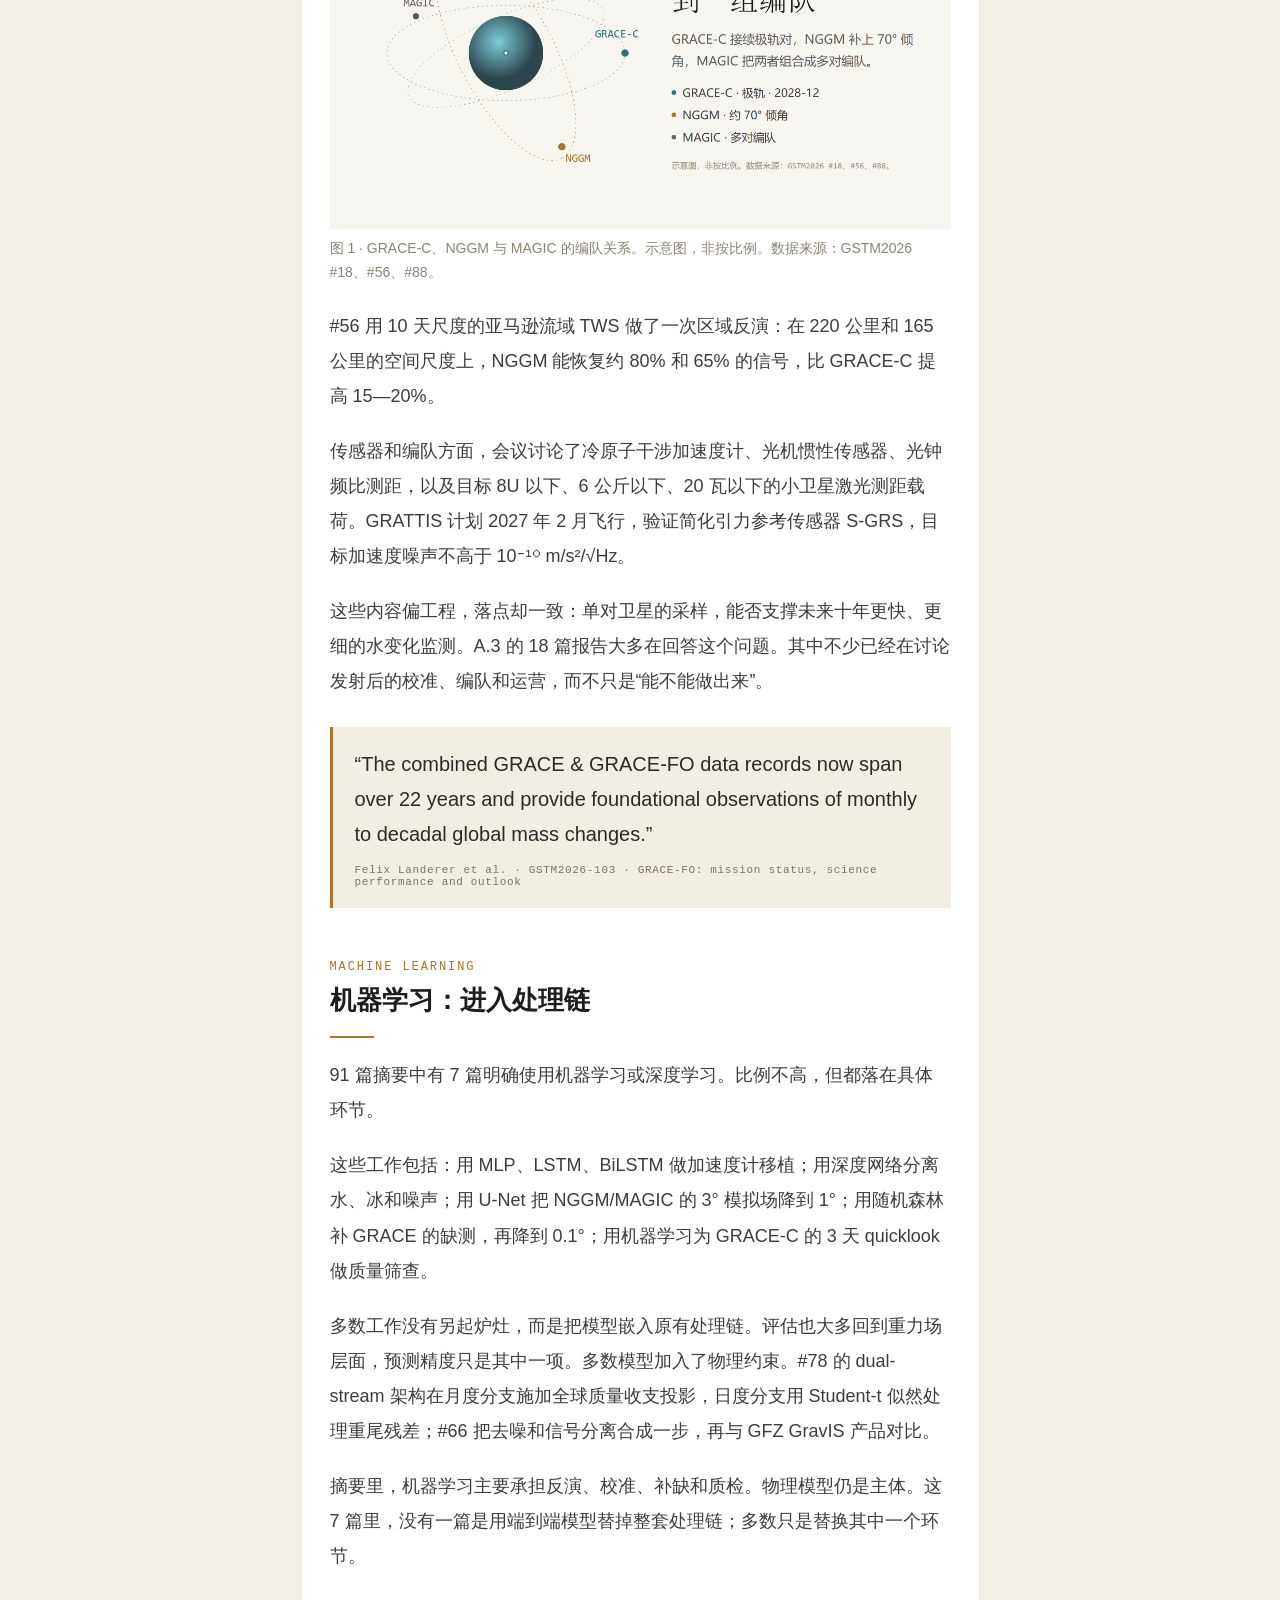
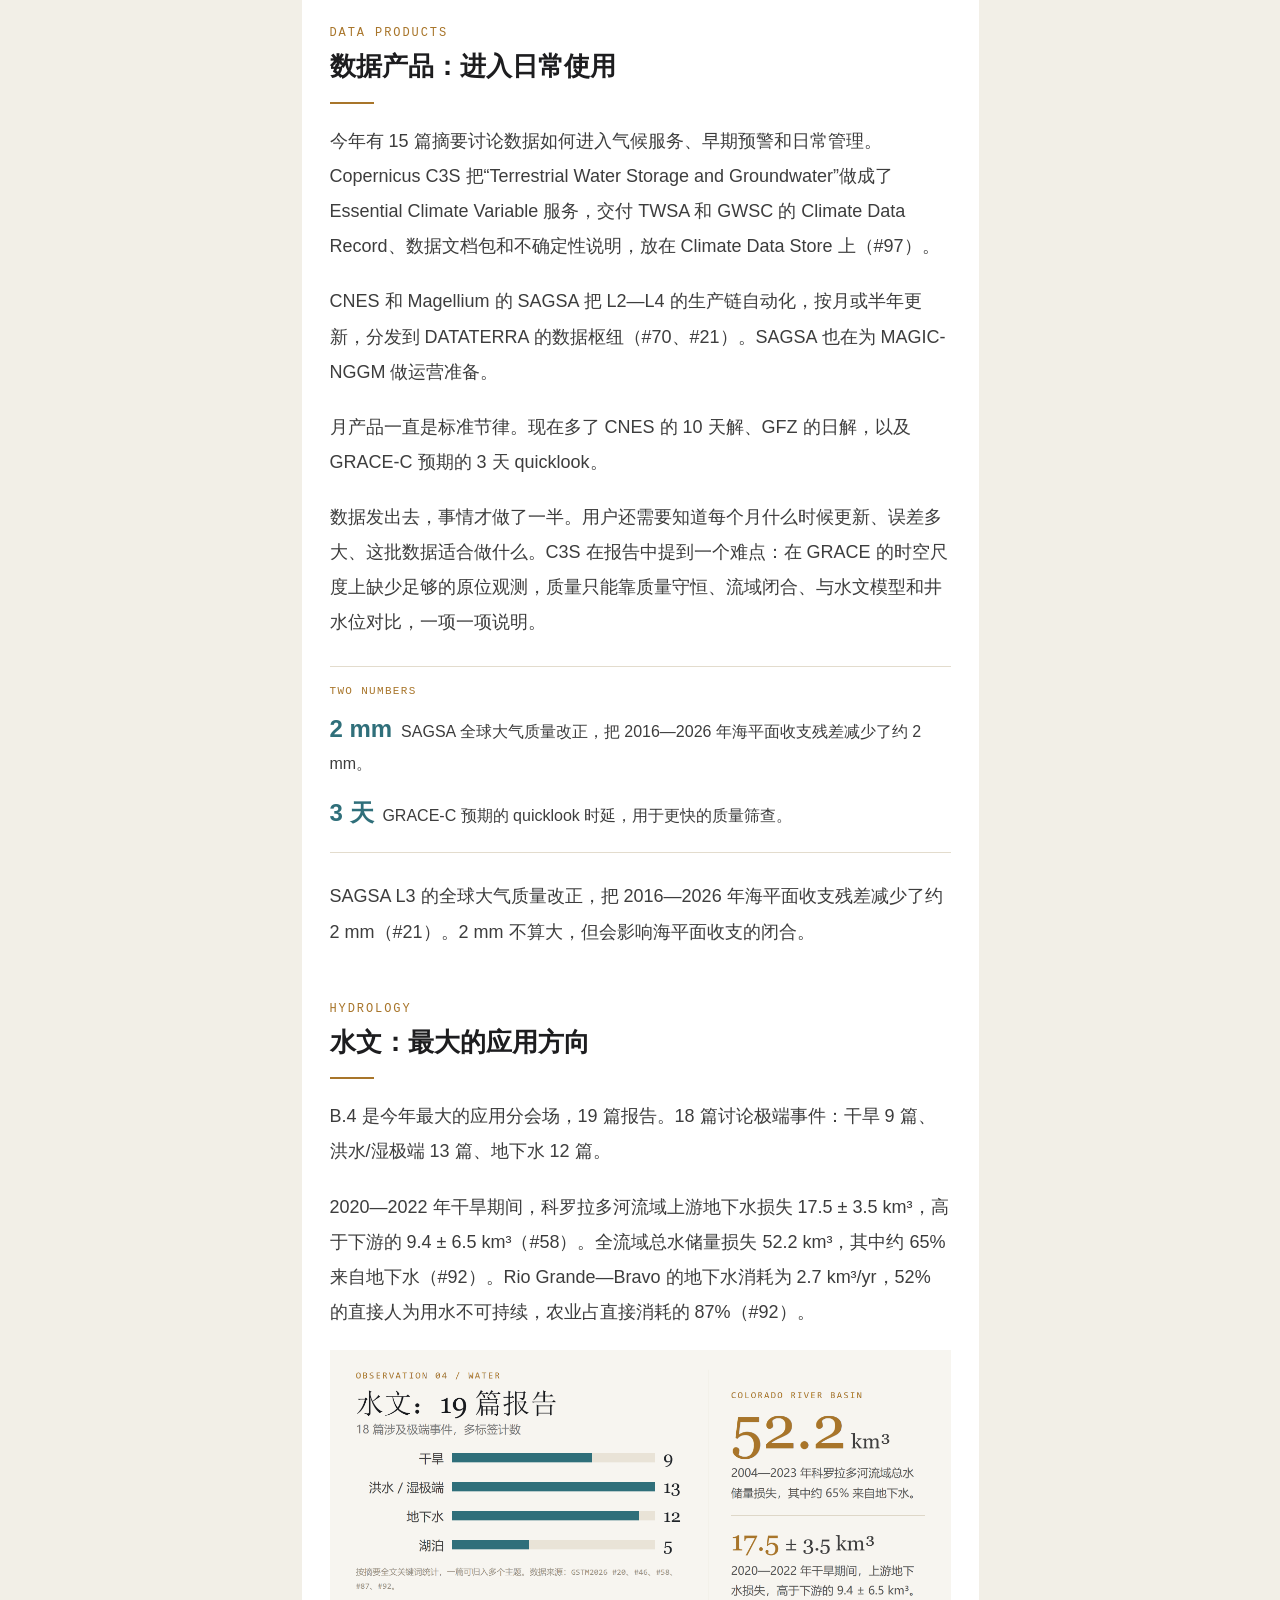
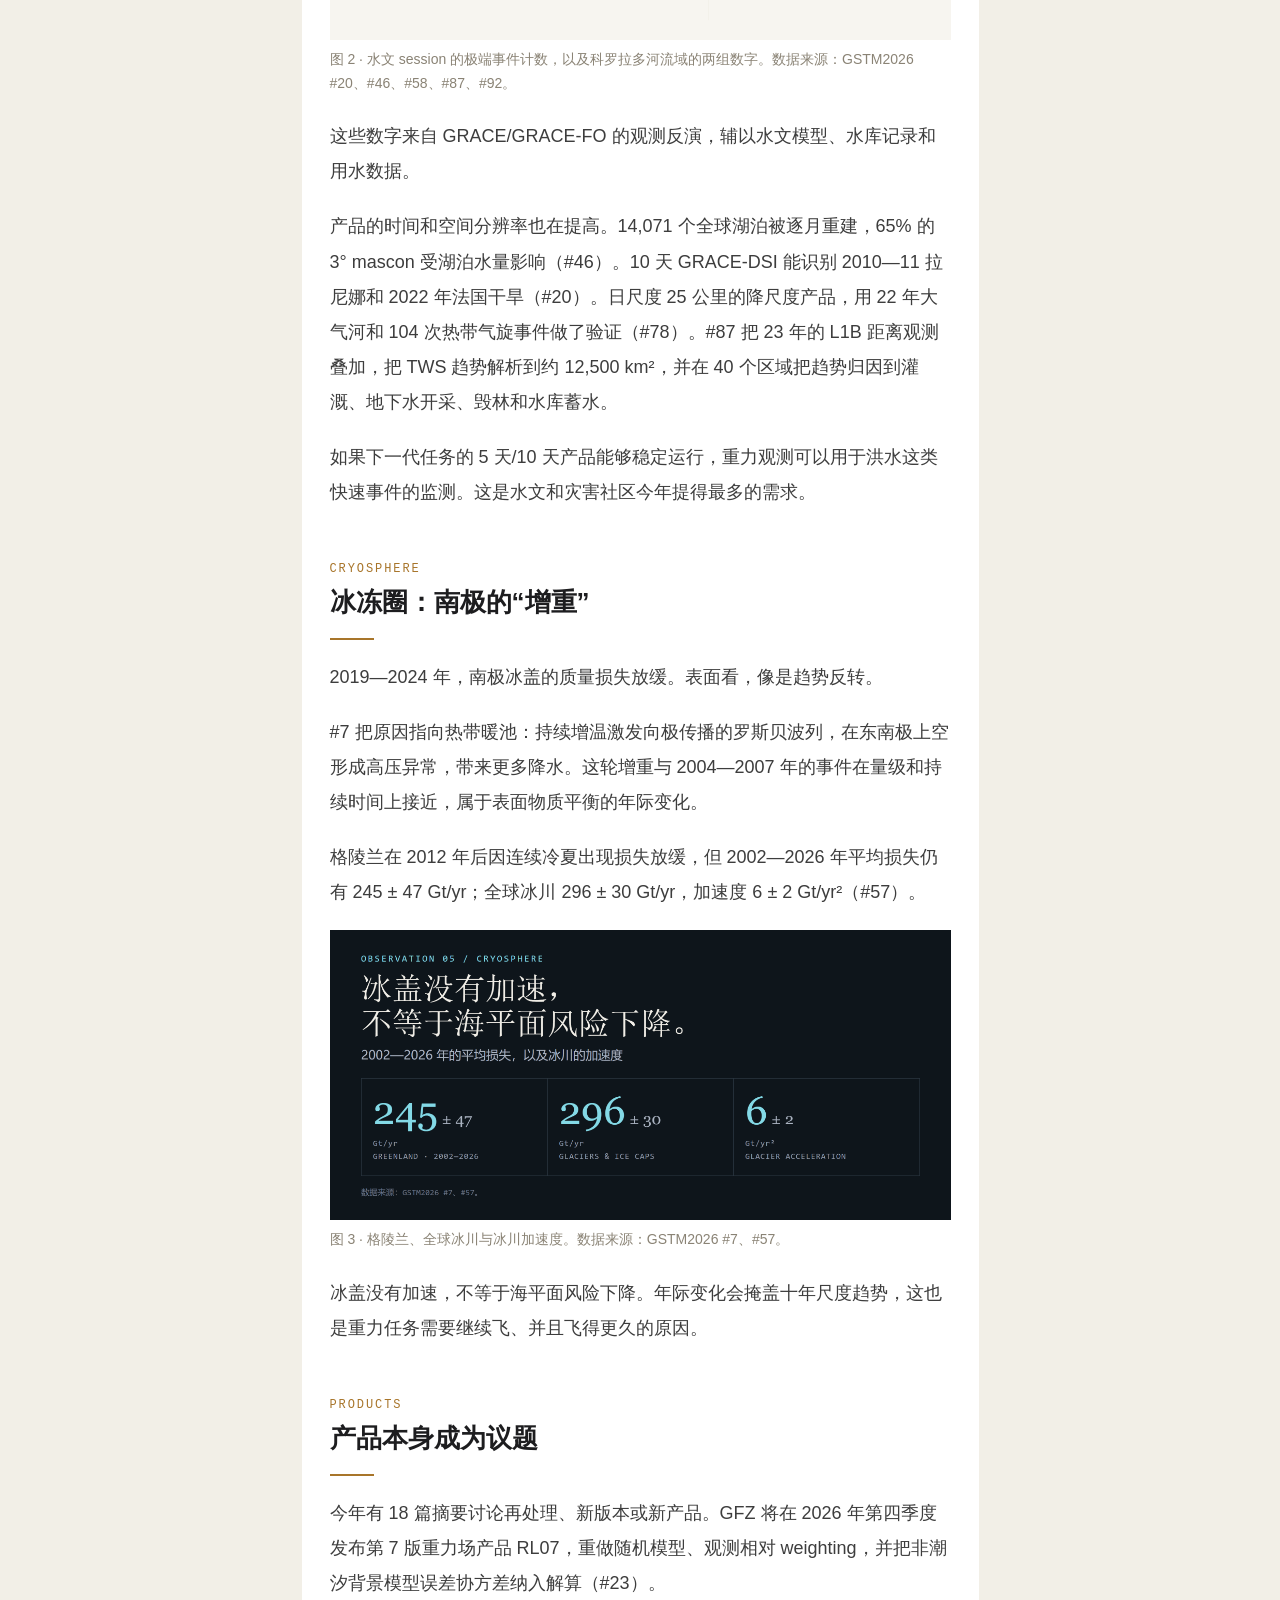
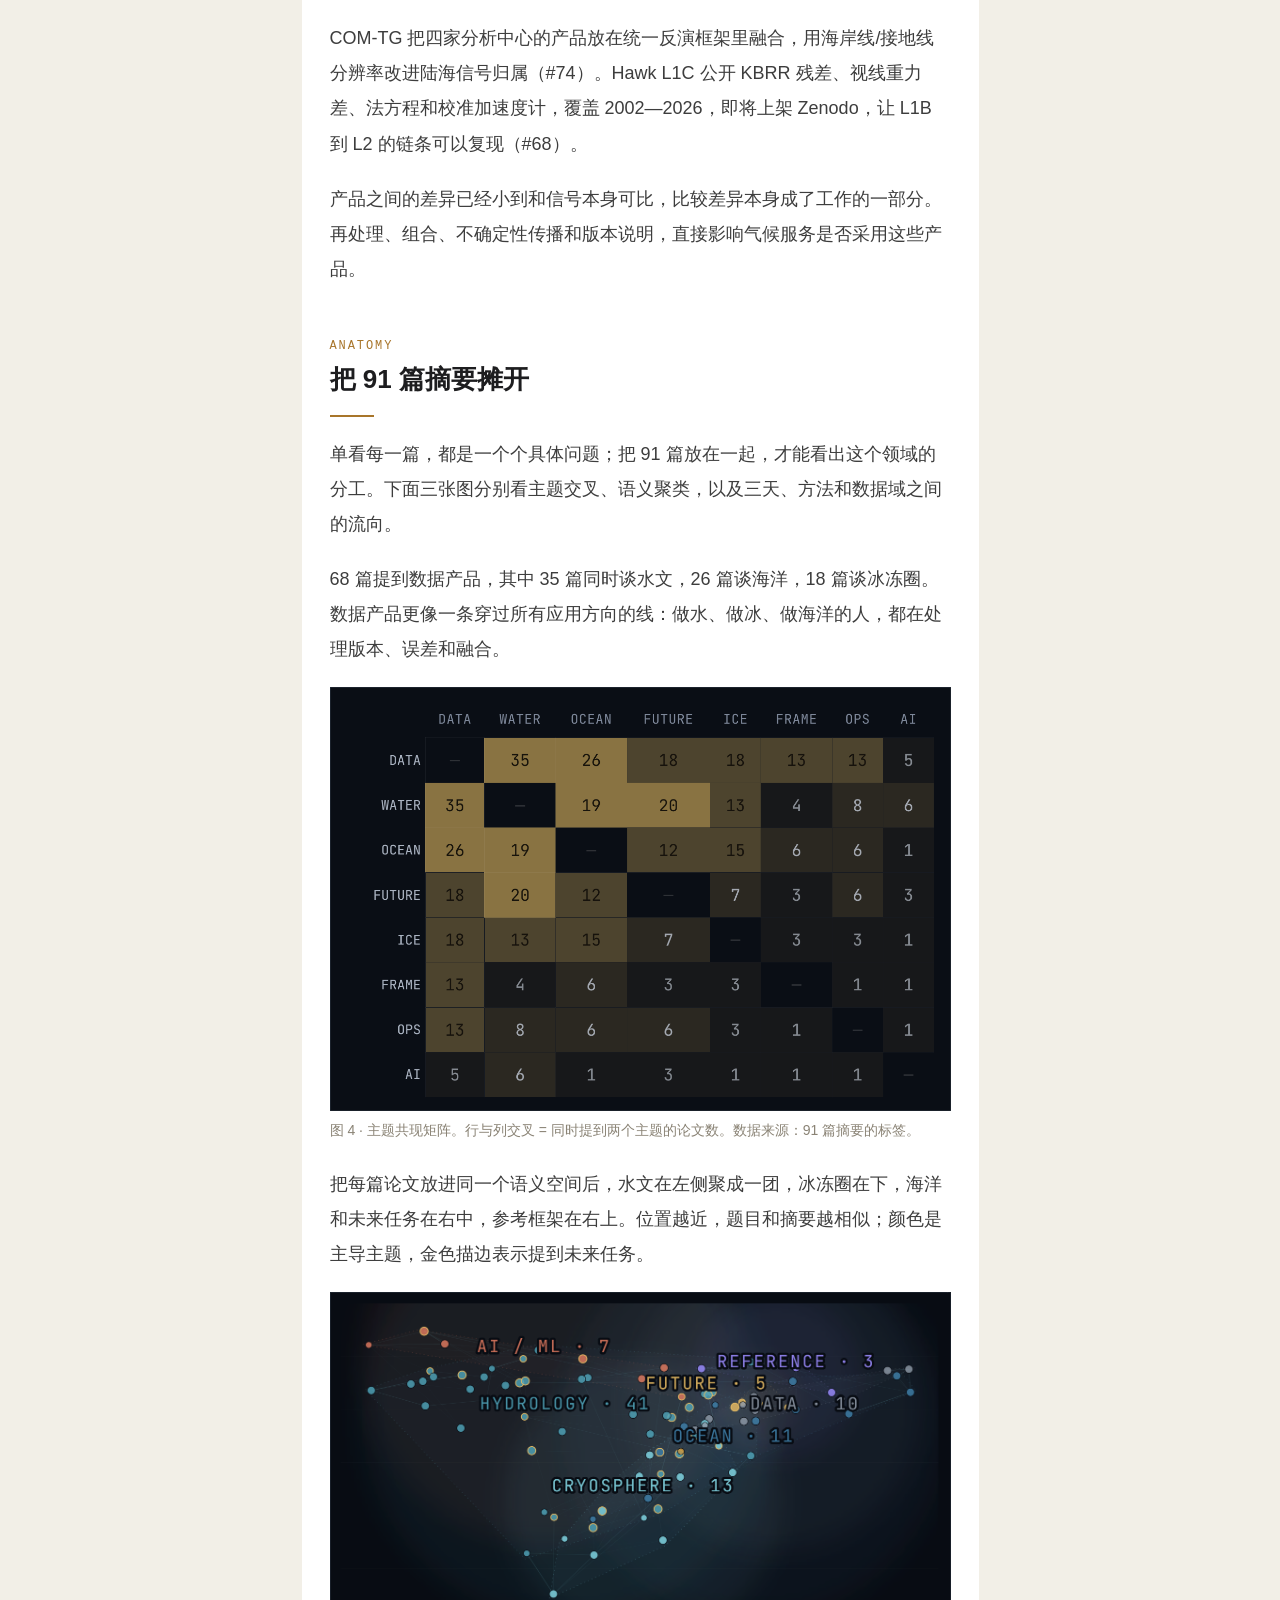
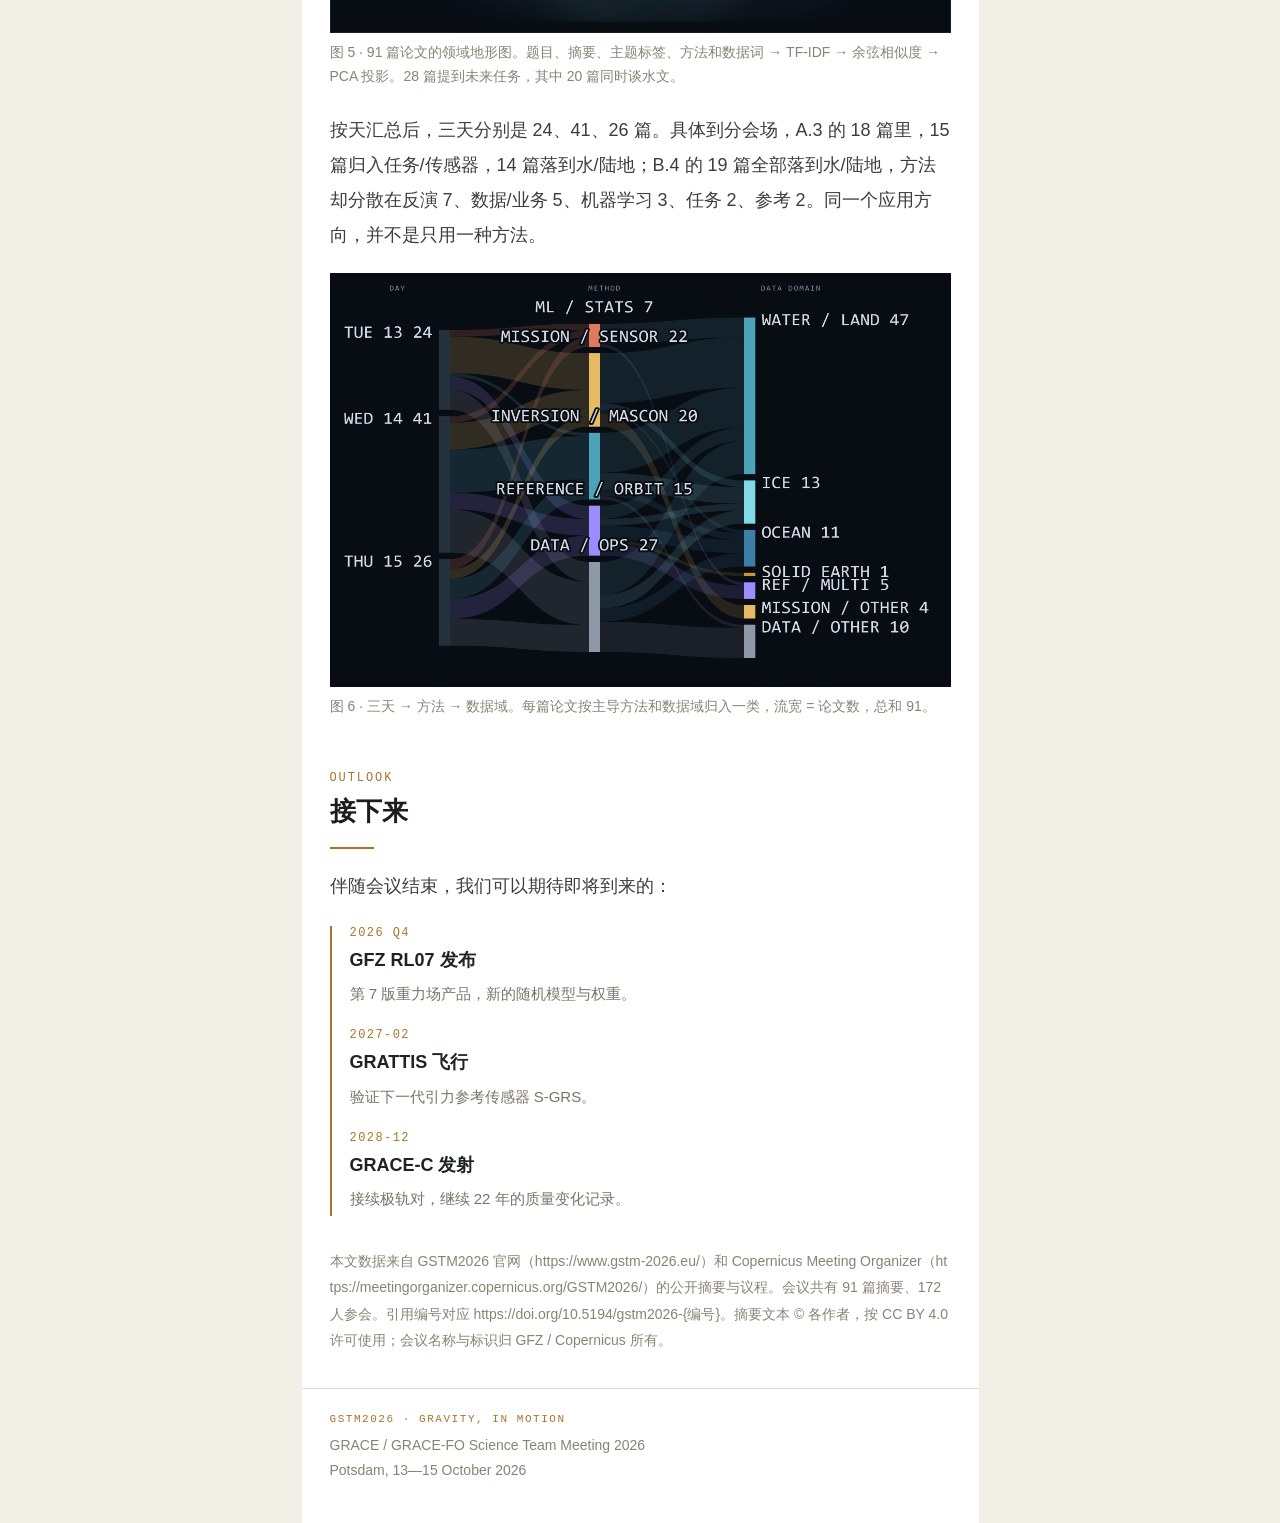
<file: wechat/article.html>
<!doctype html>
<html lang="zh-CN">
<head>
<meta charset="utf-8">
<meta name="viewport" content="width=device-width, initial-scale=1">
<title>从太空称量地球的水 | GSTM2026</title>
<link rel="icon" href="data:,">
<style>
  html,body{margin:0;padding:0;background:#f2efe7;}
  img{max-width:100%;height:auto;display:block;border:0;}
  @media (max-width:480px){
    .wechat-title{font-size:34px!important;}
    .wechat-h2{font-size:23px!important;}
  }
</style>
</head>
<body>
<div style="max-width:677px;margin:0 auto;background:#ffffff;font-family:-apple-system,BlinkMacSystemFont,'Segoe UI','Microsoft YaHei','PingFang SC',sans-serif;color:#3d3d3d;overflow:hidden;">

  <!-- 封面文字区 -->
  <section style="background:#0b0e14;padding:46px 28px 34px;">
    <p style="margin:0;font-family:Consolas,'Courier New',monospace;font-size:11px;letter-spacing:.2em;color:#e6bb63;">GSTM2026&nbsp;&nbsp;·&nbsp;&nbsp;GRACE / GRACE-FO</p>
    <h1 class="wechat-title" style="margin:18px 0 14px;font-family:Georgia,'Times New Roman',serif;font-weight:400;font-size:46px;line-height:1.2;letter-spacing:-.01em;color:#f4f0e7;">从太空称量<br><span style="color:#e6bb63;font-style:italic;">地球的水</span></h1>
    <p style="margin:0;font-size:15px;line-height:1.85;color:#c9c4b8;">GSTM2026 观察：下一代重力卫星、AI 处理链，以及水与冰的最新结果</p>
    <p style="margin:22px 0 0;font-family:Consolas,'Courier New',monospace;font-size:10px;letter-spacing:.14em;color:#8e98a6;">2026.10.13—15&nbsp;&nbsp;·&nbsp;&nbsp;POTSDAM&nbsp;&nbsp;·&nbsp;&nbsp;172 PARTICIPANTS</p>
  </section>

  <main style="padding:30px 28px 0;">

    <p style="margin:0 0 20px;font-size:18px;line-height:1.95;color:#3d3d3d;">2026 年 10 月 13 日至 15 日，GRACE/GRACE-FO Science Team Meeting 在德国波茨坦的 GFZ 举行。172 人参加；10 个分会场，91 篇摘要。</p>

    <p style="margin:0 0 20px;font-size:18px;line-height:1.95;color:#3d3d3d;">这是 GRACE 社区一年一度的工作会议。今年的主题是下一代任务、数据产品和应用端需求。GRACE-FO 仍在轨，GRACE-C 已进入总装、集成与测试，NGGM 与 MAGIC 正在把下一代编队从概念推向工程。会议没有给出统一结论。讨论更多落在下一代任务的接续、数据产品的日常使用，以及水、冰和海洋的应用端。</p>

    <p style="margin:0 0 20px;font-size:18px;line-height:1.95;color:#3d3d3d;">GRACE 测的东西不复杂。</p>

    <p style="margin:0 0 20px;font-size:18px;line-height:1.95;color:#3d3d3d;">两颗卫星一前一后绕地球飞，相距约 220 公里，用微波或激光测距。地表质量分布变化，引力场随之变化，卫星间距也会改变。把这些距离变化反演成重力场，可以得到水、冰、大气和固体地球的质量迁移。</p>

    <p style="margin:0 0 20px;font-size:18px;line-height:1.95;color:#3d3d3d;">从 2002 年 GRACE 发射，到 2018 年 GRACE-FO 接续，这条记录跨了 22 年。中间有 11 个月的空档：GRACE 在 2017 年结束，GRACE-FO 到 2018 年才接上。</p>

    <p style="margin:0 0 20px;font-size:18px;line-height:1.95;color:#3d3d3d;">22 年对研究长期趋势的人已经够长。下一代任务要回答的问题更具体：下一对卫星在哪里。</p>

    <section style="margin:52px 0 20px;">
      <p style="margin:0 0 8px;font-family:Consolas,'Courier New',monospace;font-size:12px;letter-spacing:.16em;color:#a8752a;">NEXT GENERATION</p>
      <h2 class="wechat-h2" style="margin:0;font-size:26px;line-height:1.45;color:#1d1d1f;font-weight:700;">下一代：从一对到一组</h2>
      <p style="width:44px;height:2px;background:#a8752a;margin:16px 0 0;"></p>
    </section>

    <p style="margin:0 0 20px;font-size:18px;line-height:1.95;color:#3d3d3d;">A.3 是未来任务最集中的分会场：18 篇报告，3 小时 09 分，主题是 GRACE-C、NGGM 和 MAGIC。</p>

    <p style="margin:0 0 20px;font-size:18px;line-height:1.95;color:#3d3d3d;">GRACE-FO 仍在轨。接续的 GRACE-C 由 NASA 与 DLR 联合研制，计划 2028 年 12 月发射。据 #88 报告，卫星已进入总装、集成与测试，激光测距干涉仪、加速度计、GNSS 接收机和星相机正在集成。</p>

    <p style="margin:0 0 20px;font-size:18px;line-height:1.95;color:#3d3d3d;">ESA 的 NGGM 选择约 70° 的倾角。极轨卫星在南北极附近采样密，在中低纬采样疏；倾斜轨道可以补上这一段。MAGIC 把极轨的 GRACE-C 与倾斜的 NGGM 组合成多对编队，目标是把产品周期从月缩短到 10 天，甚至 5 天。</p>

    <p style="margin:0;"><img src="fig-orbit.png" alt="GRACE-C、NGGM 与 MAGIC 编队示意"></p>
    <p style="margin:8px 0 24px;font-size:14px;line-height:1.7;color:#8a8375;">图 1 · GRACE-C、NGGM 与 MAGIC 的编队关系。示意图，非按比例。数据来源：GSTM2026 #18、#56、#88。</p>

    <p style="margin:0 0 20px;font-size:18px;line-height:1.95;color:#3d3d3d;">#56 用 10 天尺度的亚马逊流域 TWS 做了一次区域反演：在 220 公里和 165 公里的空间尺度上，NGGM 能恢复约 80% 和 65% 的信号，比 GRACE-C 提高 15—20%。</p>

    <p style="margin:0 0 20px;font-size:18px;line-height:1.95;color:#3d3d3d;">传感器和编队方面，会议讨论了冷原子干涉加速度计、光机惯性传感器、光钟频比测距，以及目标 8U 以下、6 公斤以下、20 瓦以下的小卫星激光测距载荷。GRATTIS 计划 2027 年 2 月飞行，验证简化引力参考传感器 S-GRS，目标加速度噪声不高于 10⁻¹⁰ m/s²/√Hz。</p>

    <p style="margin:0 0 20px;font-size:18px;line-height:1.95;color:#3d3d3d;">这些内容偏工程，落点却一致：单对卫星的采样，能否支撑未来十年更快、更细的水变化监测。A.3 的 18 篇报告大多在回答这个问题。其中不少已经在讨论发射后的校准、编队和运营，而不只是“能不能做出来”。</p>

    <section style="background:#f3eee3;border-left:3px solid #a8752a;padding:20px 22px;margin:28px 0;">
      <p style="margin:0;font-size:20px;line-height:1.75;color:#2b2b2b;">“The combined GRACE &amp; GRACE-FO data records now span over 22 years and provide foundational observations of monthly to decadal global mass changes.”</p>
      <p style="margin:12px 0 0;font-family:Consolas,'Courier New',monospace;font-size:11px;letter-spacing:.06em;color:#7b7468;">Felix Landerer et al. · GSTM2026-103 · GRACE-FO: mission status, science performance and outlook</p>
    </section>

    <section style="margin:52px 0 20px;">
      <p style="margin:0 0 8px;font-family:Consolas,'Courier New',monospace;font-size:12px;letter-spacing:.16em;color:#a8752a;">MACHINE LEARNING</p>
      <h2 class="wechat-h2" style="margin:0;font-size:26px;line-height:1.45;color:#1d1d1f;font-weight:700;">机器学习：进入处理链</h2>
      <p style="width:44px;height:2px;background:#a8752a;margin:16px 0 0;"></p>
    </section>

    <p style="margin:0 0 20px;font-size:18px;line-height:1.95;color:#3d3d3d;">91 篇摘要中有 7 篇明确使用机器学习或深度学习。比例不高，但都落在具体环节。</p>

    <p style="margin:0 0 20px;font-size:18px;line-height:1.95;color:#3d3d3d;">这些工作包括：用 MLP、LSTM、BiLSTM 做加速度计移植；用深度网络分离水、冰和噪声；用 U-Net 把 NGGM/MAGIC 的 3° 模拟场降到 1°；用随机森林补 GRACE 的缺测，再降到 0.1°；用机器学习为 GRACE-C 的 3 天 quicklook 做质量筛查。</p>

    <p style="margin:0 0 20px;font-size:18px;line-height:1.95;color:#3d3d3d;">多数工作没有另起炉灶，而是把模型嵌入原有处理链。评估也大多回到重力场层面，预测精度只是其中一项。多数模型加入了物理约束。#78 的 dual-stream 架构在月度分支施加全球质量收支投影，日度分支用 Student-t 似然处理重尾残差；#66 把去噪和信号分离合成一步，再与 GFZ GravIS 产品对比。</p>

    <p style="margin:0 0 20px;font-size:18px;line-height:1.95;color:#3d3d3d;">摘要里，机器学习主要承担反演、校准、补缺和质检。物理模型仍是主体。这 7 篇里，没有一篇是用端到端模型替掉整套处理链；多数只是替换其中一个环节。</p>

    <section style="margin:52px 0 20px;">
      <p style="margin:0 0 8px;font-family:Consolas,'Courier New',monospace;font-size:12px;letter-spacing:.16em;color:#a8752a;">DATA PRODUCTS</p>
      <h2 class="wechat-h2" style="margin:0;font-size:26px;line-height:1.45;color:#1d1d1f;font-weight:700;">数据产品：进入日常使用</h2>
      <p style="width:44px;height:2px;background:#a8752a;margin:16px 0 0;"></p>
    </section>

    <p style="margin:0 0 20px;font-size:18px;line-height:1.95;color:#3d3d3d;">今年有 15 篇摘要讨论数据如何进入气候服务、早期预警和日常管理。Copernicus C3S 把“Terrestrial Water Storage and Groundwater”做成了 Essential Climate Variable 服务，交付 TWSA 和 GWSC 的 Climate Data Record、数据文档包和不确定性说明，放在 Climate Data Store 上（#97）。</p>

    <p style="margin:0 0 20px;font-size:18px;line-height:1.95;color:#3d3d3d;">CNES 和 Magellium 的 SAGSA 把 L2—L4 的生产链自动化，按月或半年更新，分发到 DATATERRA 的数据枢纽（#70、#21）。SAGSA 也在为 MAGIC-NGGM 做运营准备。</p>

    <p style="margin:0 0 20px;font-size:18px;line-height:1.95;color:#3d3d3d;">月产品一直是标准节律。现在多了 CNES 的 10 天解、GFZ 的日解，以及 GRACE-C 预期的 3 天 quicklook。</p>

    <p style="margin:0 0 20px;font-size:18px;line-height:1.95;color:#3d3d3d;">数据发出去，事情才做了一半。用户还需要知道每个月什么时候更新、误差多大、这批数据适合做什么。C3S 在报告中提到一个难点：在 GRACE 的时空尺度上缺少足够的原位观测，质量只能靠质量守恒、流域闭合、与水文模型和井水位对比，一项一项说明。</p>

    <section style="border-top:1px solid #e3dccd;border-bottom:1px solid #e3dccd;padding:18px 0;margin:26px 0;">
      <p style="margin:0 0 6px;font-family:Consolas,'Courier New',monospace;font-size:11px;letter-spacing:.12em;color:#a8752a;">TWO NUMBERS</p>
      <p style="margin:10px 0 12px;font-size:16px;line-height:1.8;color:#3d3d3d;"><strong style="font-size:24px;color:#2f6f7a;">2 mm</strong>&nbsp;&nbsp;SAGSA 全球大气质量改正，把 2016—2026 年海平面收支残差减少了约 2 mm。</p>
      <p style="margin:0;font-size:16px;line-height:1.8;color:#3d3d3d;"><strong style="font-size:24px;color:#2f6f7a;">3 天</strong>&nbsp;&nbsp;GRACE-C 预期的 quicklook 时延，用于更快的质量筛查。</p>
    </section>

    <p style="margin:0 0 20px;font-size:18px;line-height:1.95;color:#3d3d3d;">SAGSA L3 的全球大气质量改正，把 2016—2026 年海平面收支残差减少了约 2 mm（#21）。2 mm 不算大，但会影响海平面收支的闭合。</p>

    <section style="margin:52px 0 20px;">
      <p style="margin:0 0 8px;font-family:Consolas,'Courier New',monospace;font-size:12px;letter-spacing:.16em;color:#a8752a;">HYDROLOGY</p>
      <h2 class="wechat-h2" style="margin:0;font-size:26px;line-height:1.45;color:#1d1d1f;font-weight:700;">水文：最大的应用方向</h2>
      <p style="width:44px;height:2px;background:#a8752a;margin:16px 0 0;"></p>
    </section>

    <p style="margin:0 0 20px;font-size:18px;line-height:1.95;color:#3d3d3d;">B.4 是今年最大的应用分会场，19 篇报告。18 篇讨论极端事件：干旱 9 篇、洪水/湿极端 13 篇、地下水 12 篇。</p>

    <p style="margin:0 0 20px;font-size:18px;line-height:1.95;color:#3d3d3d;">2020—2022 年干旱期间，科罗拉多河流域上游地下水损失 17.5 ± 3.5 km³，高于下游的 9.4 ± 6.5 km³（#58）。全流域总水储量损失 52.2 km³，其中约 65% 来自地下水（#92）。Rio Grande—Bravo 的地下水消耗为 2.7 km³/yr，52% 的直接人为用水不可持续，农业占直接消耗的 87%（#92）。</p>

    <p style="margin:0;"><img src="fig-water.png" alt="水文 session 统计与科罗拉多流域数据"></p>
    <p style="margin:8px 0 24px;font-size:14px;line-height:1.7;color:#8a8375;">图 2 · 水文 session 的极端事件计数，以及科罗拉多河流域的两组数字。数据来源：GSTM2026 #20、#46、#58、#87、#92。</p>

    <p style="margin:0 0 20px;font-size:18px;line-height:1.95;color:#3d3d3d;">这些数字来自 GRACE/GRACE-FO 的观测反演，辅以水文模型、水库记录和用水数据。</p>

    <p style="margin:0 0 20px;font-size:18px;line-height:1.95;color:#3d3d3d;">产品的时间和空间分辨率也在提高。14,071 个全球湖泊被逐月重建，65% 的 3° mascon 受湖泊水量影响（#46）。10 天 GRACE-DSI 能识别 2010—11 拉尼娜和 2022 年法国干旱（#20）。日尺度 25 公里的降尺度产品，用 22 年大气河和 104 次热带气旋事件做了验证（#78）。#87 把 23 年的 L1B 距离观测叠加，把 TWS 趋势解析到约 12,500 km²，并在 40 个区域把趋势归因到灌溉、地下水开采、毁林和水库蓄水。</p>

    <p style="margin:0 0 20px;font-size:18px;line-height:1.95;color:#3d3d3d;">如果下一代任务的 5 天/10 天产品能够稳定运行，重力观测可以用于洪水这类快速事件的监测。这是水文和灾害社区今年提得最多的需求。</p>

    <section style="margin:52px 0 20px;">
      <p style="margin:0 0 8px;font-family:Consolas,'Courier New',monospace;font-size:12px;letter-spacing:.16em;color:#a8752a;">CRYOSPHERE</p>
      <h2 class="wechat-h2" style="margin:0;font-size:26px;line-height:1.45;color:#1d1d1f;font-weight:700;">冰冻圈：南极的“增重”</h2>
      <p style="width:44px;height:2px;background:#a8752a;margin:16px 0 0;"></p>
    </section>

    <p style="margin:0 0 20px;font-size:18px;line-height:1.95;color:#3d3d3d;">2019—2024 年，南极冰盖的质量损失放缓。表面看，像是趋势反转。</p>

    <p style="margin:0 0 20px;font-size:18px;line-height:1.95;color:#3d3d3d;">#7 把原因指向热带暖池：持续增温激发向极传播的罗斯贝波列，在东南极上空形成高压异常，带来更多降水。这轮增重与 2004—2007 年的事件在量级和持续时间上接近，属于表面物质平衡的年际变化。</p>

    <p style="margin:0 0 20px;font-size:18px;line-height:1.95;color:#3d3d3d;">格陵兰在 2012 年后因连续冷夏出现损失放缓，但 2002—2026 年平均损失仍有 245 ± 47 Gt/yr；全球冰川 296 ± 30 Gt/yr，加速度 6 ± 2 Gt/yr²（#57）。</p>

    <p style="margin:0;"><img src="fig-ice.png" alt="格陵兰、全球冰川与冰川加速度数据"></p>
    <p style="margin:8px 0 24px;font-size:14px;line-height:1.7;color:#8a8375;">图 3 · 格陵兰、全球冰川与冰川加速度。数据来源：GSTM2026 #7、#57。</p>

    <p style="margin:0 0 20px;font-size:18px;line-height:1.95;color:#3d3d3d;">冰盖没有加速，不等于海平面风险下降。年际变化会掩盖十年尺度趋势，这也是重力任务需要继续飞、并且飞得更久的原因。</p>

    <section style="margin:52px 0 20px;">
      <p style="margin:0 0 8px;font-family:Consolas,'Courier New',monospace;font-size:12px;letter-spacing:.16em;color:#a8752a;">PRODUCTS</p>
      <h2 class="wechat-h2" style="margin:0;font-size:26px;line-height:1.45;color:#1d1d1f;font-weight:700;">产品本身成为议题</h2>
      <p style="width:44px;height:2px;background:#a8752a;margin:16px 0 0;"></p>
    </section>

    <p style="margin:0 0 20px;font-size:18px;line-height:1.95;color:#3d3d3d;">今年有 18 篇摘要讨论再处理、新版本或新产品。GFZ 将在 2026 年第四季度发布第 7 版重力场产品 RL07，重做随机模型、观测相对 weighting，并把非潮汐背景模型误差协方差纳入解算（#23）。</p>

    <p style="margin:0 0 20px;font-size:18px;line-height:1.95;color:#3d3d3d;">COM-TG 把四家分析中心的产品放在统一反演框架里融合，用海岸线/接地线分辨率改进陆海信号归属（#74）。Hawk L1C 公开 KBRR 残差、视线重力差、法方程和校准加速度计，覆盖 2002—2026，即将上架 Zenodo，让 L1B 到 L2 的链条可以复现（#68）。</p>

    <p style="margin:0 0 20px;font-size:18px;line-height:1.95;color:#3d3d3d;">产品之间的差异已经小到和信号本身可比，比较差异本身成了工作的一部分。再处理、组合、不确定性传播和版本说明，直接影响气候服务是否采用这些产品。</p>

    <section style="margin:52px 0 20px;">
      <p style="margin:0 0 8px;font-family:Consolas,'Courier New',monospace;font-size:12px;letter-spacing:.16em;color:#a8752a;">ANATOMY</p>
      <h2 class="wechat-h2" style="margin:0;font-size:26px;line-height:1.45;color:#1d1d1f;font-weight:700;">把 91 篇摘要摊开</h2>
      <p style="width:44px;height:2px;background:#a8752a;margin:16px 0 0;"></p>
    </section>

    <p style="margin:0 0 20px;font-size:18px;line-height:1.95;color:#3d3d3d;">单看每一篇，都是一个个具体问题；把 91 篇放在一起，才能看出这个领域的分工。下面三张图分别看主题交叉、语义聚类，以及三天、方法和数据域之间的流向。</p>

    <p style="margin:0 0 20px;font-size:18px;line-height:1.95;color:#3d3d3d;">68 篇提到数据产品，其中 35 篇同时谈水文，26 篇谈海洋，18 篇谈冰冻圈。数据产品更像一条穿过所有应用方向的线：做水、做冰、做海洋的人，都在处理版本、误差和融合。</p>

    <p style="margin:0;"><img src="fig-cooccur.png" alt="GSTM2026 主题共现矩阵"></p>
    <p style="margin:8px 0 24px;font-size:14px;line-height:1.7;color:#8a8375;">图 4 · 主题共现矩阵。行与列交叉 = 同时提到两个主题的论文数。数据来源：91 篇摘要的标签。</p>

    <p style="margin:0 0 20px;font-size:18px;line-height:1.95;color:#3d3d3d;">把每篇论文放进同一个语义空间后，水文在左侧聚成一团，冰冻圈在下，海洋和未来任务在右中，参考框架在右上。位置越近，题目和摘要越相似；颜色是主导主题，金色描边表示提到未来任务。</p>

    <p style="margin:0;"><img src="fig-domain.png" alt="GSTM2026 论文领域语义地形图"></p>
    <p style="margin:8px 0 24px;font-size:14px;line-height:1.7;color:#8a8375;">图 5 · 91 篇论文的领域地形图。题目、摘要、主题标签、方法和数据词 → TF-IDF → 余弦相似度 → PCA 投影。28 篇提到未来任务，其中 20 篇同时谈水文。</p>

    <p style="margin:0 0 20px;font-size:18px;line-height:1.95;color:#3d3d3d;">按天汇总后，三天分别是 24、41、26 篇。具体到分会场，A.3 的 18 篇里，15 篇归入任务/传感器，14 篇落到水/陆地；B.4 的 19 篇全部落到水/陆地，方法却分散在反演 7、数据/业务 5、机器学习 3、任务 2、参考 2。同一个应用方向，并不是只用一种方法。</p>

    <p style="margin:0;"><img src="fig-alluvial.png" alt="GSTM2026 三天、方法与数据域流向图"></p>
    <p style="margin:8px 0 24px;font-size:14px;line-height:1.7;color:#8a8375;">图 6 · 三天 → 方法 → 数据域。每篇论文按主导方法和数据域归入一类，流宽 = 论文数，总和 91。</p>

    <section style="margin:52px 0 20px;">
      <p style="margin:0 0 8px;font-family:Consolas,'Courier New',monospace;font-size:12px;letter-spacing:.16em;color:#a8752a;">OUTLOOK</p>
      <h2 class="wechat-h2" style="margin:0;font-size:26px;line-height:1.45;color:#1d1d1f;font-weight:700;">接下来</h2>
      <p style="width:44px;height:2px;background:#a8752a;margin:16px 0 0;"></p>
    </section>

    <p style="margin:0 0 20px;font-size:18px;line-height:1.95;color:#3d3d3d;">伴随会议结束，我们可以期待即将到来的：</p>

    <section style="border-left:2px solid #a8752a;padding-left:18px;margin:22px 0 26px;">
      <p style="margin:0 0 4px;font-family:Consolas,'Courier New',monospace;font-size:12px;letter-spacing:.12em;color:#a8752a;">2026 Q4</p>
      <p style="margin:0 0 18px;font-size:18px;line-height:1.85;color:#3d3d3d;"><strong style="color:#1f2328;">GFZ RL07 发布</strong><br><span style="font-size:15px;color:#7b7468;">第 7 版重力场产品，新的随机模型与权重。</span></p>
      <p style="margin:0 0 4px;font-family:Consolas,'Courier New',monospace;font-size:12px;letter-spacing:.12em;color:#a8752a;">2027-02</p>
      <p style="margin:0 0 18px;font-size:18px;line-height:1.85;color:#3d3d3d;"><strong style="color:#1f2328;">GRATTIS 飞行</strong><br><span style="font-size:15px;color:#7b7468;">验证下一代引力参考传感器 S-GRS。</span></p>
      <p style="margin:0 0 4px;font-family:Consolas,'Courier New',monospace;font-size:12px;letter-spacing:.12em;color:#a8752a;">2028-12</p>
      <p style="margin:0;font-size:18px;line-height:1.85;color:#3d3d3d;"><strong style="color:#1f2328;">GRACE-C 发射</strong><br><span style="font-size:15px;color:#7b7468;">接续极轨对，继续 22 年的质量变化记录。</span></p>
    </section>

    <p style="margin:32px 0 0;font-size:14px;line-height:1.9;color:#8a8375;word-break:break-all;">本文数据来自 GSTM2026 官网（https://www.gstm-2026.eu/）和 Copernicus Meeting Organizer（https://meetingorganizer.copernicus.org/GSTM2026/）的公开摘要与议程。会议共有 91 篇摘要、172 人参会。引用编号对应 https://doi.org/10.5194/gstm2026-{编号}。摘要文本 © 各作者，按 CC BY 4.0 许可使用；会议名称与标识归 GFZ / Copernicus 所有。</p>

  </main>

  <section style="margin:34px 0 0;border-top:1px solid #e3dccd;padding:24px 28px 40px;">
    <p style="margin:0;font-family:Consolas,'Courier New',monospace;font-size:11px;letter-spacing:.14em;color:#a8752a;">GSTM2026 · GRAVITY, IN MOTION</p>
    <p style="margin:8px 0 0;font-size:14px;line-height:1.8;color:#8a8375;">GRACE / GRACE-FO Science Team Meeting 2026<br>Potsdam, 13—15 October 2026</p>
  </section>

</div>
</body>
</html>
</file>
<file: fonts/fonts.css>
/* latin-ext */
@font-face {
  font-family: 'Instrument Serif';
  font-style: italic;
  font-weight: 400;
  font-display: swap;
  src: url(./f0.woff2) format('woff2');
  unicode-range: U+0100-02BA, U+02BD-02C5, U+02C7-02CC, U+02CE-02D7, U+02DD-02FF, U+0304, U+0308, U+0329, U+1D00-1DBF, U+1E00-1E9F, U+1EF2-1EFF, U+2020, U+20A0-20AB, U+20AD-20C4, U+2113, U+2C60-2C7F, U+A720-A7FF;
}
/* latin */
@font-face {
  font-family: 'Instrument Serif';
  font-style: italic;
  font-weight: 400;
  font-display: swap;
  src: url(./f1.woff2) format('woff2');
  unicode-range: U+0000-00FF, U+0131, U+0152-0153, U+02BB-02BC, U+02C6, U+02DA, U+02DC, U+0304, U+0308, U+0329, U+2000-206F, U+20AC, U+2122, U+2191, U+2193, U+2212, U+2215, U+FEFF, U+FFFD;
}
/* latin-ext */
@font-face {
  font-family: 'Instrument Serif';
  font-style: normal;
  font-weight: 400;
  font-display: swap;
  src: url(./f2.woff2) format('woff2');
  unicode-range: U+0100-02BA, U+02BD-02C5, U+02C7-02CC, U+02CE-02D7, U+02DD-02FF, U+0304, U+0308, U+0329, U+1D00-1DBF, U+1E00-1E9F, U+1EF2-1EFF, U+2020, U+20A0-20AB, U+20AD-20C4, U+2113, U+2C60-2C7F, U+A720-A7FF;
}
/* latin */
@font-face {
  font-family: 'Instrument Serif';
  font-style: normal;
  font-weight: 400;
  font-display: swap;
  src: url(./f3.woff2) format('woff2');
  unicode-range: U+0000-00FF, U+0131, U+0152-0153, U+02BB-02BC, U+02C6, U+02DA, U+02DC, U+0304, U+0308, U+0329, U+2000-206F, U+20AC, U+2122, U+2191, U+2193, U+2212, U+2215, U+FEFF, U+FFFD;
}
/* cyrillic-ext */
@font-face {
  font-family: 'Inter';
  font-style: normal;
  font-weight: 300 700;
  font-display: swap;
  src: url(./f4.woff2) format('woff2');
  unicode-range: U+0460-052F, U+1C80-1C8A, U+20B4, U+2DE0-2DFF, U+A640-A69F, U+FE2E-FE2F;
}
/* cyrillic */
@font-face {
  font-family: 'Inter';
  font-style: normal;
  font-weight: 300 700;
  font-display: swap;
  src: url(./f5.woff2) format('woff2');
  unicode-range: U+0301, U+0400-045F, U+0490-0491, U+04B0-04B1, U+2116;
}
/* greek-ext */
@font-face {
  font-family: 'Inter';
  font-style: normal;
  font-weight: 300 700;
  font-display: swap;
  src: url(./f6.woff2) format('woff2');
  unicode-range: U+1F00-1FFF;
}
/* greek */
@font-face {
  font-family: 'Inter';
  font-style: normal;
  font-weight: 300 700;
  font-display: swap;
  src: url(./f7.woff2) format('woff2');
  unicode-range: U+0370-0377, U+037A-037F, U+0384-038A, U+038C, U+038E-03A1, U+03A3-03FF;
}
/* vietnamese */
@font-face {
  font-family: 'Inter';
  font-style: normal;
  font-weight: 300 700;
  font-display: swap;
  src: url(./f8.woff2) format('woff2');
  unicode-range: U+0102-0103, U+0110-0111, U+0128-0129, U+0168-0169, U+01A0-01A1, U+01AF-01B0, U+0300-0301, U+0303-0304, U+0308-0309, U+0323, U+0329, U+1EA0-1EF9, U+20AB;
}
/* latin-ext */
@font-face {
  font-family: 'Inter';
  font-style: normal;
  font-weight: 300 700;
  font-display: swap;
  src: url(./f9.woff2) format('woff2');
  unicode-range: U+0100-02BA, U+02BD-02C5, U+02C7-02CC, U+02CE-02D7, U+02DD-02FF, U+0304, U+0308, U+0329, U+1D00-1DBF, U+1E00-1E9F, U+1EF2-1EFF, U+2020, U+20A0-20AB, U+20AD-20C4, U+2113, U+2C60-2C7F, U+A720-A7FF;
}
/* latin */
@font-face {
  font-family: 'Inter';
  font-style: normal;
  font-weight: 300 700;
  font-display: swap;
  src: url(./f10.woff2) format('woff2');
  unicode-range: U+0000-00FF, U+0131, U+0152-0153, U+02BB-02BC, U+02C6, U+02DA, U+02DC, U+0304, U+0308, U+0329, U+2000-206F, U+20AC, U+2122, U+2191, U+2193, U+2212, U+2215, U+FEFF, U+FFFD;
}
/* cyrillic-ext */
@font-face {
  font-family: 'JetBrains Mono';
  font-style: normal;
  font-weight: 400;
  font-display: swap;
  src: url(./f11.woff2) format('woff2');
  unicode-range: U+0460-052F, U+1C80-1C8A, U+20B4, U+2DE0-2DFF, U+A640-A69F, U+FE2E-FE2F;
}
/* cyrillic */
@font-face {
  font-family: 'JetBrains Mono';
  font-style: normal;
  font-weight: 400;
  font-display: swap;
  src: url(./f12.woff2) format('woff2');
  unicode-range: U+0301, U+0400-045F, U+0490-0491, U+04B0-04B1, U+2116;
}
/* greek */
@font-face {
  font-family: 'JetBrains Mono';
  font-style: normal;
  font-weight: 400;
  font-display: swap;
  src: url(./f13.woff2) format('woff2');
  unicode-range: U+0370-0377, U+037A-037F, U+0384-038A, U+038C, U+038E-03A1, U+03A3-03FF;
}
/* vietnamese */
@font-face {
  font-family: 'JetBrains Mono';
  font-style: normal;
  font-weight: 400;
  font-display: swap;
  src: url(./f14.woff2) format('woff2');
  unicode-range: U+0102-0103, U+0110-0111, U+0128-0129, U+0168-0169, U+01A0-01A1, U+01AF-01B0, U+0300-0301, U+0303-0304, U+0308-0309, U+0323, U+0329, U+1EA0-1EF9, U+20AB;
}
/* latin-ext */
@font-face {
  font-family: 'JetBrains Mono';
  font-style: normal;
  font-weight: 400;
  font-display: swap;
  src: url(./f15.woff2) format('woff2');
  unicode-range: U+0100-02BA, U+02BD-02C5, U+02C7-02CC, U+02CE-02D7, U+02DD-02FF, U+0304, U+0308, U+0329, U+1D00-1DBF, U+1E00-1E9F, U+1EF2-1EFF, U+2020, U+20A0-20AB, U+20AD-20C4, U+2113, U+2C60-2C7F, U+A720-A7FF;
}
/* latin */
@font-face {
  font-family: 'JetBrains Mono';
  font-style: normal;
  font-weight: 400;
  font-display: swap;
  src: url(./f16.woff2) format('woff2');
  unicode-range: U+0000-00FF, U+0131, U+0152-0153, U+02BB-02BC, U+02C6, U+02DA, U+02DC, U+0304, U+0308, U+0329, U+2000-206F, U+20AC, U+2122, U+2191, U+2193, U+2212, U+2215, U+FEFF, U+FFFD;
}
/* cyrillic-ext */
@font-face {
  font-family: 'JetBrains Mono';
  font-style: normal;
  font-weight: 500;
  font-display: swap;
  src: url(./f11.woff2) format('woff2');
  unicode-range: U+0460-052F, U+1C80-1C8A, U+20B4, U+2DE0-2DFF, U+A640-A69F, U+FE2E-FE2F;
}
/* cyrillic */
@font-face {
  font-family: 'JetBrains Mono';
  font-style: normal;
  font-weight: 500;
  font-display: swap;
  src: url(./f12.woff2) format('woff2');
  unicode-range: U+0301, U+0400-045F, U+0490-0491, U+04B0-04B1, U+2116;
}
/* greek */
@font-face {
  font-family: 'JetBrains Mono';
  font-style: normal;
  font-weight: 500;
  font-display: swap;
  src: url(./f13.woff2) format('woff2');
  unicode-range: U+0370-0377, U+037A-037F, U+0384-038A, U+038C, U+038E-03A1, U+03A3-03FF;
}
/* vietnamese */
@font-face {
  font-family: 'JetBrains Mono';
  font-style: normal;
  font-weight: 500;
  font-display: swap;
  src: url(./f14.woff2) format('woff2');
  unicode-range: U+0102-0103, U+0110-0111, U+0128-0129, U+0168-0169, U+01A0-01A1, U+01AF-01B0, U+0300-0301, U+0303-0304, U+0308-0309, U+0323, U+0329, U+1EA0-1EF9, U+20AB;
}
/* latin-ext */
@font-face {
  font-family: 'JetBrains Mono';
  font-style: normal;
  font-weight: 500;
  font-display: swap;
  src: url(./f15.woff2) format('woff2');
  unicode-range: U+0100-02BA, U+02BD-02C5, U+02C7-02CC, U+02CE-02D7, U+02DD-02FF, U+0304, U+0308, U+0329, U+1D00-1DBF, U+1E00-1E9F, U+1EF2-1EFF, U+2020, U+20A0-20AB, U+20AD-20C4, U+2113, U+2C60-2C7F, U+A720-A7FF;
}
/* latin */
@font-face {
  font-family: 'JetBrains Mono';
  font-style: normal;
  font-weight: 500;
  font-display: swap;
  src: url(./f16.woff2) format('woff2');
  unicode-range: U+0000-00FF, U+0131, U+0152-0153, U+02BB-02BC, U+02C6, U+02DA, U+02DC, U+0304, U+0308, U+0329, U+2000-206F, U+20AC, U+2122, U+2191, U+2193, U+2212, U+2215, U+FEFF, U+FFFD;
}
</file>
<file: css/styles.css>
/* ============================================================
   GSTM 2026 — Gravity, in Motion
   Editorial research object · single page
   ============================================================ */

:root{
  --bg:#06080d;
  --bg-2:#080b12;
  --ink:#f1eee7;
  --ink-2:#d7dce5;
  --muted:#aab3c1;
  --dim:#7e889a;
  --gold:#e6bb63;
  --gold-2:#c9973f;
  --cyan:#83d9e6;
  --cyan-2:#3e9fb2;
  --red:#e07a5f;
  --line:rgba(241,238,231,.12);
  --line-2:rgba(241,238,231,.22);
  --serif:"Instrument Serif",Georgia,"Times New Roman",serif;
  --serif-cn:"Noto Serif SC","Source Han Serif SC","Songti SC",SimSun,serif;
  --sans:"Inter","Noto Sans SC","Microsoft YaHei",system-ui,-apple-system,sans-serif;
  --mono:"JetBrains Mono",ui-monospace,SFMono-Regular,Menlo,monospace;
  --ease:cubic-bezier(.19,1,.22,1);
  --shell:min(1560px,100vw);
  --pad:clamp(18px,4.6vw,76px);
}

*,*::before,*::after{box-sizing:border-box}
html{scroll-behavior:auto;scrollbar-gutter:stable}
html.lenis,html.lenis body{height:auto}
.lenis.lenis-smooth{scroll-behavior:auto!important}
body{
  margin:0;background:var(--bg);color:var(--ink);
  font-family:var(--sans);font-weight:350;font-size:16px;line-height:1.7;
  -webkit-font-smoothing:antialiased;text-rendering:optimizeLegibility;
  overflow-x:hidden;
}
body.menu-open{overflow:hidden}
img{max-width:100%;display:block}
a{color:inherit;text-decoration:none}
button{font:inherit;color:inherit;background:none;border:0;cursor:pointer}
::selection{background:var(--gold);color:#080808}
:focus-visible{outline:1px solid var(--gold);outline-offset:4px}

.shell{width:100%;max-width:var(--shell);margin:0 auto;padding-left:var(--pad);padding-right:var(--pad)}
.mono{font-family:var(--mono);font-size:.72em;letter-spacing:.08em;text-transform:uppercase}

/* ---------- global texture ---------- */
.grain{
  position:fixed;inset:0;z-index:90;pointer-events:none;opacity:.05;
  background-image:url("data:image/svg+xml,%3Csvg xmlns='http://www.w3.org/2000/svg' width='180' height='180'%3E%3Cfilter id='n'%3E%3CfeTurbulence type='fractalNoise' baseFrequency='.9' numOctaves='3' stitchTiles='stitch'/%3E%3C/filter%3E%3Crect width='100%25' height='100%25' filter='url(%23n)' opacity='.55'/%3E%3C/svg%3E");
  mix-blend-mode:overlay;
}
.scroll-progress{position:fixed;left:0;top:0;height:2px;width:0;z-index:120;background:linear-gradient(90deg,var(--gold),var(--cyan));box-shadow:0 0 12px rgba(230,187,99,.5)}
.cursor{
  position:fixed;left:0;top:0;width:34px;height:34px;border:1px solid rgba(230,187,99,.75);
  border-radius:50%;pointer-events:none;z-index:200;transform:translate(-50%,-50%);
  transition:width .35s var(--ease),height .35s var(--ease),background .35s,border-color .35s,opacity .3s;
  mix-blend-mode:difference;opacity:0;
}
.cursor span{position:absolute;left:50%;top:50%;width:3px;height:3px;background:var(--gold);border-radius:50%;transform:translate(-50%,-50%)}
.cursor.on{opacity:1}
.cursor.grow{width:64px;height:64px;background:rgba(230,187,99,.12);border-color:rgba(230,187,99,.3)}
@media (hover:none){.cursor{display:none}}

/* ---------- loader ---------- */
.loader{
  position:fixed;inset:0;z-index:300;background:var(--bg);
  display:flex;flex-direction:column;align-items:center;justify-content:center;gap:26px;
  transition:opacity .8s var(--ease),visibility .8s;
}
.loader.done{opacity:0;visibility:hidden}
.loader-orbit{position:relative;width:120px;height:120px;border-radius:50%;border:1px solid rgba(241,238,231,.14)}
.loader-orbit::before,.loader-orbit::after{content:"";position:absolute;inset:18px;border-radius:50%;border:1px solid rgba(241,238,231,.1)}
.loader-orbit i{position:absolute;left:50%;top:50%;width:7px;height:7px;margin:-3.5px;border-radius:50%;background:var(--gold);box-shadow:0 0 14px var(--gold);transform-origin:0 0;animation:loadorbit 2.2s linear infinite}
.loader-orbit i:nth-child(2){background:var(--cyan);box-shadow:0 0 14px var(--cyan);animation-duration:3.4s;animation-direction:reverse}
.loader-orbit span{position:absolute;left:50%;top:50%;width:14px;height:14px;margin:-7px;border-radius:50%;background:radial-gradient(circle at 35% 35%,#2f6e7c,#0b1a20 70%);box-shadow:0 0 30px rgba(131,217,230,.25)}
@keyframes loadorbit{from{transform:rotate(0) translateX(60px)}to{transform:rotate(360deg) translateX(60px)}}
.loader-brand{font-family:var(--serif);font-size:clamp(2.4rem,5vw,4rem);letter-spacing:.02em;line-height:1}
.loader-brand span{color:var(--gold);font-style:italic;margin-left:.1em}
.loader-meta{font-family:var(--mono);font-size:.62rem;letter-spacing:.32em;color:var(--muted)}
.loader-progress{width:min(340px,62vw);height:2px;background:rgba(241,238,231,.12);overflow:hidden;margin-top:2px}
.loader-progress i{display:block;width:0;height:100%;background:linear-gradient(90deg,var(--gold),var(--cyan));box-shadow:0 0 16px rgba(230,187,99,.55);transition:width .45s var(--ease)}
.loader-status{display:flex;justify-content:space-between;width:min(340px,62vw);font-family:var(--mono);font-size:.5rem;letter-spacing:.16em;color:var(--dim)}
.loader-status span:first-child{color:var(--gold)}
html.is-loading,html.is-loading body{overflow:hidden;height:100%}
body.is-loading{overflow:hidden;height:100%}

/* ---------- topbar ---------- */
.topbar{
  position:fixed;left:0;right:0;top:0;z-index:100;
  display:flex;align-items:center;gap:clamp(18px,3vw,44px);
  padding:22px var(--pad);transition:padding .4s var(--ease),background .4s,border-color .4s,backdrop-filter .4s;
  border-bottom:1px solid transparent;
}
.topbar.scrolled{padding-top:12px;padding-bottom:12px;background:rgba(6,8,13,.72);backdrop-filter:blur(18px) saturate(140%);border-color:var(--line)}
.brand{display:flex;align-items:center;gap:11px;flex-shrink:0}
.brand-mark{display:grid;place-items:center;width:30px;height:30px;border:1px solid var(--line-2);border-radius:50%;font-family:var(--serif);font-size:1.05rem;color:var(--gold)}
.brand-text{font-family:var(--serif);font-size:1.12rem;letter-spacing:.08em}
.brand-text em{font-style:italic;color:var(--gold);margin-left:.28em}
.nav{display:flex;align-items:center;gap:clamp(14px,1.9vw,30px);margin-left:auto}
.nav a{position:relative;font-size:.76rem;color:var(--ink-2);letter-spacing:.04em;padding:6px 0;transition:color .3s}
.nav a i{font-family:var(--mono);font-style:normal;font-size:.56rem;color:var(--dim);margin-right:5px;transition:color .3s}
.nav a::after{content:"";position:absolute;left:0;bottom:0;width:0;height:1px;background:var(--gold);transition:width .35s var(--ease)}
.nav a:hover{color:var(--ink)}
.nav a:hover i{color:var(--gold)}
.nav a.active{color:var(--gold)}
.nav a.active i{color:var(--gold)}
.nav a:hover::after{width:100%}
.topbar-meta{display:flex;align-items:center;gap:8px;font-family:var(--mono);font-size:.56rem;letter-spacing:.16em;color:var(--muted);white-space:nowrap}
.dot{width:5px;height:5px;border-radius:50%;background:var(--gold);box-shadow:0 0 8px var(--gold)}
.menu-btn{display:none;width:40px;height:40px;margin-left:auto;position:relative}
.menu-btn i{position:absolute;left:9px;right:9px;height:1px;background:var(--ink);transition:transform .35s var(--ease),top .35s}
.menu-btn i:first-child{top:17px}.menu-btn i:last-child{top:23px}
body.menu-open .menu-btn i:first-child{top:20px;transform:rotate(45deg)}
body.menu-open .menu-btn i:last-child{top:20px;transform:rotate(-45deg)}
.mobile-menu{position:fixed;inset:0;z-index:99;background:rgba(6,8,13,.97);backdrop-filter:blur(20px);display:flex;flex-direction:column;justify-content:center;padding:0 var(--pad);gap:4px;transform:translateY(-102%);transition:transform .7s var(--ease)}
body.menu-open .mobile-menu{transform:none}
.mobile-menu a{display:flex;align-items:baseline;gap:18px;padding:14px 0;border-bottom:1px solid var(--line);font-family:var(--serif);font-size:clamp(1.6rem,6vw,2.4rem)}
.mobile-menu a i{font-family:var(--mono);font-style:normal;font-size:.6rem;color:var(--gold)}

/* ---------- hero ---------- */
.hero{position:relative;min-height:100svh;display:flex;align-items:stretch;overflow:hidden;background:
  radial-gradient(120% 90% at 76% 38%,rgba(21,54,64,.55) 0%,rgba(8,11,18,0) 55%),
  radial-gradient(80% 70% at 12% 8%,rgba(52,38,20,.35) 0%,rgba(8,11,18,0) 60%),
  var(--bg)}
#heroCanvas{position:absolute;inset:0;width:100%;height:100%;z-index:1}
.hero-glow{position:absolute;inset:auto -10% -35% 30%;height:70%;background:radial-gradient(ellipse at center,rgba(230,187,99,.1),transparent 65%);filter:blur(40px);z-index:0}
.hero-grid{position:absolute;inset:0;z-index:0;opacity:.35;background-image:linear-gradient(rgba(241,238,231,.045) 1px,transparent 1px),linear-gradient(90deg,rgba(241,238,231,.045) 1px,transparent 1px);background-size:calc(100vw/12) calc(100vw/12);mask-image:radial-gradient(ellipse at 50% 45%,black 10%,transparent 75%)}
.hero-inner{position:relative;z-index:2;display:flex;flex-direction:column;justify-content:space-between;width:100%;padding-top:clamp(96px,14vh,150px);padding-bottom:34px}
.hero-top{display:flex;justify-content:space-between;gap:20px;font-family:var(--mono);font-size:.58rem;letter-spacing:.22em;color:var(--muted);text-transform:uppercase}
.hero-top-right{color:var(--dim)}
.hero-title-wrap{position:relative;margin:auto 0}
.hero-title{margin:0;display:flex;align-items:flex-end;gap:.12em;font-family:var(--serif);font-weight:400;line-height:.7;letter-spacing:-.04em;white-space:nowrap}
.hero-word{font-size:clamp(6rem,20vw,22rem);display:block}
.hero-year{font-size:clamp(5rem,15.6vw,17.5rem);color:transparent;-webkit-text-stroke:1px rgba(230,187,99,.7);font-style:italic;transform:translateY(-.06em)}
.hero-word,.hero-year{clip-path:inset(0 0 105% 0);transition:clip-path 1.15s cubic-bezier(.16,1,.3,1),transform 1.15s cubic-bezier(.16,1,.3,1);transform-origin:0 100%}
body.loaded .hero-word{clip-path:inset(0 0 -8% 0)}
body.loaded .hero-year{clip-path:inset(0 0 -8% 0);transition-delay:.1s}
body:not(.loaded) .hero [data-reveal]{opacity:0;transform:translateY(24px)}
body.loaded .hero [data-reveal].in{opacity:1;transform:none}
.hero-year i{font-style:italic}
.hero-sub{display:flex;flex-wrap:wrap;align-items:baseline;gap:14px 26px;margin:clamp(20px,3vw,36px) 0 0}
.hero-sub .serif{font-family:var(--serif);font-style:italic;font-size:clamp(1.7rem,3.55vw,3.1rem);color:var(--gold)}
.hero-sub .cn{font-size:clamp(1rem,1.55vw,1.3rem);color:var(--ink-2);letter-spacing:.16em}
.hero-coord{display:flex;align-items:stretch;gap:14px;margin-top:clamp(26px,5vh,52px);opacity:.8}
.hero-coord i{display:block;width:1px;background:linear-gradient(180deg,var(--gold),transparent)}
.hero-coord b{display:block;font-family:var(--mono);font-weight:400;font-size:.54rem;letter-spacing:.14em;color:var(--ink-2)}
.hero-coord span{display:block;margin-top:5px;font-family:var(--mono);font-size:.46rem;letter-spacing:.16em;color:var(--dim)}
.hero-bottom{display:grid;grid-template-columns:minmax(260px,1fr) minmax(520px,1.5fr);gap:clamp(26px,5vw,80px);align-items:end;margin-top:clamp(34px,6vh,72px)}
.hero-lede{max-width:34em;margin:0;color:var(--ink-2);font-size:clamp(.88rem,1.15vw,1.02rem);line-height:1.85}
.hero-stats{display:grid;grid-template-columns:repeat(4,1fr);gap:0;border-top:1px solid var(--line);border-bottom:1px solid var(--line)}
.hs{padding:16px 18px 15px;border-left:1px solid var(--line);display:flex;flex-direction:column;gap:6px}
.hs:first-child{border-left:0;padding-left:0}
.hs b{font-family:var(--serif);font-weight:400;font-size:clamp(1.8rem,3.2vw,2.9rem);line-height:1;color:var(--ink)}
.hs span{font-family:var(--mono);font-size:.5rem;line-height:1.5;letter-spacing:.1em;color:var(--dim);text-transform:uppercase}
.hs span em{display:block;font-style:normal;margin-top:3px;font-size:.42rem;letter-spacing:.04em;color:var(--dim);opacity:.75;text-transform:none}
.hero-foot{display:flex;justify-content:space-between;align-items:center;gap:20px;margin-top:clamp(24px,4vh,44px);font-family:var(--mono);font-size:.56rem;letter-spacing:.12em;color:var(--muted)}
.hero-loc{display:flex;align-items:center;gap:9px}
.live-dot{width:6px;height:6px;border-radius:50%;background:var(--cyan);box-shadow:0 0 0 0 rgba(131,217,230,.6);animation:pulse 2.6s infinite}
@keyframes pulse{0%{box-shadow:0 0 0 0 rgba(131,217,230,.45)}70%{box-shadow:0 0 0 10px rgba(131,217,230,0)}100%{box-shadow:0 0 0 0 rgba(131,217,230,0)}}
.scroll-cue{display:flex;align-items:center;gap:12px;color:var(--ink-2)}
.scroll-cue i{position:relative;display:block;width:44px;height:1px;background:var(--line-2);overflow:hidden}
.scroll-cue i::after{content:"";position:absolute;inset:0;background:var(--gold);transform:translateX(-100%);animation:slide 2.4s var(--ease) infinite}
@keyframes slide{0%{transform:translateX(-100%)}55%,100%{transform:translateX(100%)}}

/* ---------- generic sections ---------- */
.section{position:relative;padding:clamp(90px,13vh,170px) 0;border-top:1px solid var(--line)}
.sec-head{display:flex;justify-content:space-between;align-items:baseline;gap:20px;margin-bottom:clamp(44px,7vh,90px)}
.kicker{font-family:var(--mono);font-size:.6rem;letter-spacing:.24em;color:var(--ink-2)}
.kicker i{font-style:normal;color:var(--gold);margin-right:10px}
.sec-meta{font-family:var(--mono);font-size:.54rem;letter-spacing:.16em;color:var(--dim);text-align:right}
.display{margin:0;font-family:var(--serif);font-weight:400;font-size:clamp(3rem,7vw,7.4rem);line-height:.9;letter-spacing:-.025em}
.display em{font-style:italic;color:var(--gold)}
.section-intro{display:grid;grid-template-columns:minmax(0,1.05fr) minmax(0,.95fr);gap:clamp(30px,6vw,100px);align-items:end;margin-bottom:clamp(50px,8vh,100px)}
.section-intro p{max-width:36em;margin:0 0 .4em;color:var(--ink-2);font-size:clamp(.92rem,1.15vw,1.03rem);line-height:1.95}
.cn-title{margin:14px 0 0;font-size:.95rem;letter-spacing:.18em;color:var(--muted)}

/* reveal */
[data-reveal]{opacity:0;transform:translateY(26px);transition:opacity 1s var(--ease),transform 1s var(--ease)}
[data-reveal].in{opacity:1;transform:none}

/* ---------- prologue ---------- */
.prologue{background:linear-gradient(180deg,rgba(10,14,21,0) 0%,rgba(10,14,21,.55) 45%,rgba(6,8,13,0) 100%)}
.prologue-grid{display:grid;grid-template-columns:minmax(0,.85fr) minmax(0,1.5fr);gap:clamp(34px,6vw,100px);align-items:start}
.prologue-aside{position:sticky;top:120px}
.aside-rule{width:64px;height:1px;background:var(--gold);margin:30px 0 24px;opacity:.7}
.aside-note{max-width:24em;margin:0;font-size:.86rem;line-height:1.9;color:var(--muted)}
.prologue-body .lead{font-family:var(--serif);font-size:clamp(1.35rem,2.35vw,2.05rem);line-height:1.45;color:var(--ink);margin:0 0 34px;letter-spacing:-.005em}
.prologue-body p{color:var(--ink-2)}
.prologue-body .two-col{display:grid;grid-template-columns:1fr 1fr;gap:clamp(20px,3vw,42px)}
.prologue-body .two-col p{margin:0 0 22px;font-size:.9rem;line-height:1.9}
b{font-weight:500;color:var(--ink)}
.fact-grid{display:grid;grid-template-columns:repeat(2,1fr);gap:0;margin:38px 0 0;border-top:1px solid var(--line)}
.fact-grid>div{padding:22px 22px 22px 0;border-bottom:1px solid var(--line)}
.fact-grid>div:nth-child(even){padding-left:22px;border-left:1px solid var(--line)}
.fact-grid dt{font-family:var(--mono);font-size:.52rem;letter-spacing:.18em;color:var(--gold);text-transform:uppercase;margin-bottom:8px}
.fact-grid dd{margin:0;font-size:.9rem;line-height:1.6;color:var(--ink)}
.fact-grid dd span{color:var(--dim);font-size:.76rem}
.photo{margin:clamp(60px,10vh,120px) 0 0}
.photo-frame{position:relative;overflow:hidden;border-radius:2px;background:#0b0f16}
.photo-frame img{width:100%;height:auto;filter:saturate(.82) contrast(1.02);transform:scale(1.02);transition:transform 1.6s var(--ease)}
.photo:hover .photo-frame img{transform:scale(1.055)}
.photo-frame::after{content:"";position:absolute;inset:0;background:linear-gradient(180deg,rgba(6,8,13,.05),rgba(6,8,13,.35));pointer-events:none}
.photo-scan{position:absolute;inset:0;background:repeating-linear-gradient(180deg,rgba(255,255,255,.02) 0 1px,transparent 1px 4px);mix-blend-mode:overlay;pointer-events:none}
.photo figcaption{display:flex;gap:20px;margin-top:16px;font-size:.76rem;line-height:1.7;color:var(--muted)}
.photo figcaption span{font-family:var(--mono);font-size:.56rem;letter-spacing:.14em;color:var(--gold);white-space:nowrap;padding-top:2px}
.pull{margin:clamp(60px,10vh,110px) 0 0;padding:clamp(26px,4vw,50px) 0 0;border-top:1px solid var(--line);max-width:64em}
.pull p{margin:0;font-family:var(--serif);font-size:clamp(1.5rem,3.1vw,2.8rem);line-height:1.3;color:var(--ink);letter-spacing:-.01em}
.pull cite{display:block;margin-top:22px;font-family:var(--mono);font-size:.56rem;letter-spacing:.1em;font-style:normal;color:var(--dim)}

/* ---------- programme ---------- */
.programme-grid{display:grid;grid-template-columns:minmax(0,.9fr) minmax(0,1.1fr);gap:clamp(34px,6vw,90px);align-items:center}
.donut-panel{position:relative}
.donut-wrap{position:relative;aspect-ratio:1;max-width:520px;margin:0 auto}
#donut{width:100%;height:100%;overflow:visible}
.donut-center{position:absolute;inset:0;display:flex;flex-direction:column;align-items:center;justify-content:center;text-align:center;pointer-events:none}
.donut-center b{font-family:var(--serif);font-size:clamp(3.2rem,6vw,5.2rem);font-weight:400;line-height:1;color:var(--ink)}
.donut-center span{font-family:var(--mono);font-size:.52rem;letter-spacing:.16em;color:var(--dim);margin-top:6px}
.donut-center em{font-family:var(--mono);font-style:normal;font-size:.56rem;letter-spacing:.14em;color:var(--gold);margin-top:14px;max-width:180px}
.micro{font-size:.7rem;line-height:1.7;color:var(--dim);margin:20px 0 0}
.session-list{display:flex;flex-direction:column;border-top:1px solid var(--line)}
.session-row{display:grid;grid-template-columns:54px minmax(0,1fr) 96px 34px;gap:14px;align-items:center;padding:15px 0;border-bottom:1px solid var(--line);cursor:pointer;transition:background .3s,padding .3s}
.session-row:hover{background:linear-gradient(90deg,rgba(230,187,99,.06),transparent);padding-left:8px}
.session-row .code{font-family:var(--mono);font-size:.62rem;color:var(--gold);letter-spacing:.06em}
.session-row .name{font-size:.86rem;color:var(--ink);white-space:nowrap;overflow:hidden;text-overflow:ellipsis}
.session-row .name small{display:block;font-size:.62rem;color:var(--dim);letter-spacing:.04em;margin-top:2px}
.session-row .bar{height:3px;background:rgba(255,255,255,.08);position:relative;overflow:hidden}
.session-row .bar i{position:absolute;inset:0 auto 0 0;background:linear-gradient(90deg,var(--gold),var(--cyan));width:0;transition:width 1.2s var(--ease)}
.session-row .num{font-family:var(--serif);font-size:1.2rem;text-align:right;color:var(--ink)}
.session-row.dim{opacity:.35}
.block-head{display:flex;justify-content:space-between;align-items:baseline;gap:18px;padding-bottom:16px;border-bottom:1px solid var(--line);margin-bottom:30px}
.block-head h3{margin:0;font-family:var(--serif);font-weight:400;font-size:clamp(1.6rem,2.6vw,2.4rem)}
.block-head span{font-family:var(--mono);font-size:.54rem;letter-spacing:.12em;color:var(--dim);text-align:right}
.day-block{margin-top:clamp(70px,11vh,120px)}
.day-timeline{display:grid;grid-template-columns:repeat(3,1fr);gap:clamp(14px,2vw,28px)}
.tl-col{position:relative;border-left:1px solid var(--line);padding-left:14px;height:680px}
.tl-col h4{position:absolute;top:-34px;left:14px;margin:0;font-family:var(--mono);font-size:.56rem;letter-spacing:.14em;color:var(--muted)}
.tl-col h4 b{color:var(--ink);font-weight:400;margin-right:6px}
.tl-hour{position:absolute;left:0;right:0;border-top:1px dashed rgba(255,255,255,.06)}
.tl-hour span{position:absolute;left:-1px;top:-8px;font-family:var(--mono);font-size:.48rem;color:var(--dim);transform:translateX(-100%);padding-right:8px}
.tl-block{position:absolute;left:14px;right:0;border:1px solid var(--line);background:rgba(255,255,255,.025);padding:8px 10px;overflow:hidden;transition:background .3s,border-color .3s;cursor:default}
.tl-block:hover{background:rgba(230,187,99,.08);border-color:rgba(230,187,99,.4)}
.tl-block b{display:block;font-family:var(--mono);font-size:.56rem;color:var(--gold);letter-spacing:.05em}
.tl-block span{display:block;font-size:.64rem;line-height:1.35;color:var(--ink-2);margin-top:2px}
.tl-block em{display:block;font-family:var(--mono);font-style:normal;font-size:.46rem;color:var(--dim);margin-top:3px}
.tl-block.poster{background:rgba(131,217,230,.05);border-color:rgba(131,217,230,.25)}
.tl-block.poster b{color:var(--cyan)}
.tl-block.compact{padding:3px 8px}
.tl-block.compact span,.tl-block.compact em{display:none}
.tl-block.compact b{font-size:.52rem}
.matrix-block{margin-top:clamp(70px,11vh,120px)}
.matrix-wrap{display:flex;gap:22px;align-items:flex-start}
.matrix{flex:1;display:grid;grid-template-columns:150px repeat(8,minmax(0,1fr));gap:4px;min-width:760px}
.matrix .mh{font-family:var(--mono);font-size:.5rem;letter-spacing:.08em;color:var(--dim);padding:0 4px 10px;text-transform:uppercase;line-height:1.4}
.matrix .mr{font-family:var(--mono);font-size:.55rem;color:var(--ink-2);display:flex;align-items:center;gap:8px;padding-right:8px}
.matrix .mr b{color:var(--gold);font-weight:400}
.matrix .mc{aspect-ratio:1.5;border:1px solid rgba(255,255,255,.04);display:grid;place-items:center;font-family:var(--mono);font-size:.52rem;color:rgba(255,255,255,.55);transition:transform .25s,box-shadow .25s;cursor:default}
.matrix .mc:hover{transform:scale(1.08);box-shadow:0 0 0 1px var(--gold);z-index:2}
.matrix-legend{display:flex;flex-direction:column;align-items:center;gap:5px;padding-top:26px;font-family:var(--mono);font-size:.46rem;color:var(--dim)}
.matrix-legend i{width:9px;height:9px;display:block}
.m0{background:rgba(255,255,255,.04)}.m1{background:rgba(230,187,99,.18)}.m2{background:rgba(230,187,99,.34)}.m3{background:rgba(230,187,99,.6)}.m4{background:var(--gold)}

/* ---------- signals ---------- */
.signals{background:radial-gradient(90% 50% at 50% 0%,rgba(22,40,52,.35),transparent 70%)}
.signal-layout{margin-top:20px}
.signal{display:grid;grid-template-columns:minmax(0,.78fr) minmax(0,1.22fr);gap:clamp(30px,6vw,96px);padding:clamp(50px,8vh,96px) 0;border-top:1px solid var(--line)}
.signal-side{position:sticky;top:110px;align-self:start}
.sig-index{display:block;font-family:var(--serif);font-size:clamp(4rem,9vw,8rem);line-height:.8;color:transparent;-webkit-text-stroke:1px rgba(241,238,231,.22)}
.sig-stat{display:flex;align-items:flex-end;gap:16px;margin:22px 0 34px}
.sig-stat b{font-family:var(--serif);font-weight:400;font-size:clamp(3rem,5.4vw,4.6rem);line-height:.8;color:var(--gold)}
.sig-stat span{font-family:var(--mono);font-size:.52rem;line-height:1.6;letter-spacing:.08em;color:var(--muted);text-transform:uppercase;padding-bottom:4px}
.sig-kicker{font-family:var(--mono);font-size:.56rem;letter-spacing:.2em;color:var(--gold)}
.signal-body h3{margin:16px 0 6px;font-family:var(--serif-cn);font-weight:400;font-size:clamp(2.1rem,4.4vw,4.2rem);line-height:1.12;letter-spacing:-.01em}
.sig-en{margin:0 0 28px;font-family:var(--serif);font-style:italic;font-size:clamp(1rem,1.7vw,1.4rem);color:var(--muted)}
.signal-body p{max-width:42em;color:var(--ink-2);font-size:.94rem;line-height:1.95;margin:0 0 18px}
.evidence{display:flex;flex-wrap:wrap;align-items:center;gap:7px;margin:26px 0 0}
.ev-label{font-family:var(--mono);font-size:.48rem;letter-spacing:.16em;color:var(--dim);margin-right:4px}
.chip{font-family:var(--mono);font-size:.54rem;letter-spacing:.02em;color:var(--ink-2);border:1px solid var(--line);border-radius:100px;padding:6px 11px;transition:all .3s var(--ease)}
.chip:hover{color:#0a0a0a;background:var(--gold);border-color:var(--gold);transform:translateY(-2px)}
.mini-metrics{display:grid;grid-template-columns:1fr 1fr;gap:0;margin-top:34px;border-top:1px solid var(--line)}
.mini-metrics>div{padding:18px 18px 0 0}
.mini-metrics>div+div{padding-left:18px;border-left:1px solid var(--line)}
.mini-metrics b{display:block;font-family:var(--serif);font-weight:400;font-size:clamp(1.6rem,2.6vw,2.2rem);color:var(--ink)}
.mini-metrics span{display:block;margin-top:4px;font-size:.68rem;line-height:1.6;color:var(--dim)}

/* signal figures */
.orbit-fig{position:relative;max-width:300px}
.orbit-fig svg{width:100%;height:auto;overflow:visible}
.orbit-fig .earth{fill:rgba(131,217,230,.06);stroke:rgba(131,217,230,.35);stroke-width:.7}
.orbit-fig .orb{fill:none;stroke:rgba(241,238,231,.2);stroke-width:.6;stroke-dasharray:2 4}
.orbit-fig .o2{stroke:rgba(230,187,99,.35)}
.orbit-fig .sat{fill:var(--gold);filter:drop-shadow(0 0 6px rgba(230,187,99,.9))}
.orbit-fig .s2{fill:var(--cyan);filter:drop-shadow(0 0 6px rgba(131,217,230,.9))}
.orbit-fig .s3{fill:var(--ink)}
.orbit-fig .pulse{fill:rgba(230,187,99,.35);animation:figpulse 3s ease-in-out infinite}
@keyframes figpulse{0%,100%{r:3;opacity:.5}50%{r:7;opacity:1}}
.fig-label{display:block;margin-top:12px;font-family:var(--mono);font-size:.46rem;line-height:1.6;letter-spacing:.06em;color:var(--dim)}
.pipeline-fig{display:flex;flex-wrap:wrap;gap:6px;max-width:330px}
.pipe{position:relative;flex:1 1 60px;border:1px solid var(--line);padding:12px 6px 9px;text-align:center}
.pipe i{display:block;width:5px;height:5px;border-radius:50%;background:var(--cyan);margin:0 auto 8px;box-shadow:0 0 8px var(--cyan)}
.pipe span{font-family:var(--mono);font-size:.48rem;letter-spacing:.08em;color:var(--ink-2)}
.pipeline-fig em{flex-basis:100%;font-family:var(--mono);font-style:normal;font-size:.46rem;letter-spacing:.1em;color:var(--gold);margin-top:8px}
.ladder-fig{max-width:320px;display:flex;flex-direction:column;gap:5px}
.rung{border-left:1px solid var(--line);padding:9px 12px;display:flex;justify-content:space-between;gap:10px;align-items:baseline;background:linear-gradient(90deg,rgba(255,255,255,.03),transparent);transition:border-color .3s,background .3s}
.rung:hover{border-color:var(--gold);background:linear-gradient(90deg,rgba(230,187,99,.08),transparent)}
.rung b{font-family:var(--mono);font-size:.55rem;letter-spacing:.1em;color:var(--gold)}
.rung span{font-size:.58rem;color:var(--dim)}
.water-fig{display:flex;align-items:flex-end;gap:14px;height:210px;max-width:340px;padding-top:10px}
.water-bar{flex:1;display:flex;flex-direction:column;justify-content:flex-end;align-items:center;height:100%;gap:0}
.water-bar i{display:block;width:100%;height:var(--h);min-height:8px;background:linear-gradient(180deg,var(--cyan),rgba(131,217,230,.06));border-top:1px solid var(--cyan);position:relative;transition:height 1.2s var(--ease)}
.water-bar b{font-family:var(--serif);font-size:1.15rem;font-weight:400;color:var(--ink);margin-top:7px;line-height:1}
.water-bar span{font-family:var(--mono);font-size:.44rem;letter-spacing:.02em;color:var(--dim);margin-top:4px;text-align:center;line-height:1.35}
.stack-fig{max-width:300px;display:flex;flex-direction:column;gap:3px}
.layer{display:flex;align-items:baseline;gap:12px;padding:9px 12px;border:1px solid var(--line);background:rgba(255,255,255,.02);transition:transform .3s,border-color .3s}
.layer:hover{transform:translateX(4px);border-color:rgba(230,187,99,.4)}
.layer b{font-family:var(--mono);font-size:.55rem;color:var(--gold);width:30px}
.layer span{font-size:.6rem;color:var(--muted)}
.l0{opacity:.45}.l1{opacity:.6}.l2{opacity:.75}.l3{opacity:.9}
.mini-bars{margin-top:30px;display:flex;flex-direction:column;gap:8px}
.mini-bar{display:grid;grid-template-columns:150px 1fr 24px;gap:10px;align-items:center;font-family:var(--mono);font-size:.5rem;color:var(--dim)}
.mini-bar i{height:2px;background:rgba(255,255,255,.08);position:relative;display:block}
.mini-bar i::after{content:"";position:absolute;inset:0 auto 0 0;width:var(--w);background:var(--gold);opacity:.75}
.mini-bar b{font-weight:400;color:var(--ink-2);text-align:right}

/* cold signals + interlude */
.cold-signals{margin-top:clamp(40px,7vh,70px);border:1px solid var(--line);padding:clamp(22px,4vw,44px);background:rgba(255,255,255,.015)}
.cold-head{display:flex;justify-content:space-between;align-items:baseline;gap:20px;margin-bottom:28px}
.cold-head span{font-family:var(--mono);font-size:.56rem;letter-spacing:.2em;color:var(--red)}
.cold-head em{font-family:var(--serif);font-style:italic;font-size:1.2rem;color:var(--muted)}
.cold-grid{display:grid;grid-template-columns:repeat(4,1fr);gap:0}
.cold-grid>div{padding:0 22px;border-left:1px solid var(--line)}
.cold-grid>div:first-child{padding-left:0;border-left:0}
.cold-grid b{display:block;font-family:var(--serif);font-weight:400;font-size:1.5rem;color:var(--red);margin-bottom:8px}
.cold-grid p{margin:0;font-size:.72rem;line-height:1.8;color:var(--muted)}
.cold-grid strong{color:var(--ink-2);font-weight:500}
.interlude{margin-top:clamp(60px,10vh,110px);padding:clamp(26px,4.5vw,62px);background:linear-gradient(120deg,rgba(15,32,42,.85),rgba(10,14,21,.4));border:1px solid rgba(131,217,230,.16);position:relative;overflow:hidden}
.interlude::after{content:"";position:absolute;right:-8%;top:-40%;width:50%;height:180%;background:radial-gradient(circle,rgba(131,217,230,.1),transparent 60%);pointer-events:none}
.interlude-kicker{font-family:var(--mono);font-size:.54rem;letter-spacing:.2em;color:var(--cyan);margin-bottom:28px}
.interlude-grid{display:grid;grid-template-columns:1.12fr 1.3fr .78fr;gap:clamp(24px,4vw,56px);align-items:start}
.interlude-grid h3{margin:0;font-family:var(--serif-cn);font-weight:400;font-size:clamp(1.9rem,3.2vw,3.05rem);line-height:1.16;text-wrap:balance}
.interlude-grid p{margin:0 0 14px;font-size:.84rem;line-height:1.9;color:var(--ink-2)}
.ice-stats{display:flex;flex-direction:column;gap:18px}
.ice-stats>div{border-top:1px solid rgba(131,217,230,.2);padding-top:10px}
.ice-stats b{display:block;font-family:var(--serif);font-weight:400;font-size:clamp(1.4rem,2.2vw,2rem);color:var(--cyan)}
.ice-stats span{font-family:var(--mono);font-size:.46rem;letter-spacing:.06em;color:var(--dim)}

/* ---------- missions ---------- */
.missions{background:linear-gradient(180deg,rgba(8,11,18,.2),rgba(10,14,21,.7))}
.mission-line{position:relative;padding:50px 0 20px}
.mission-track{position:absolute;left:0;right:0;top:0;height:1px;background:linear-gradient(90deg,rgba(230,187,99,0),rgba(230,187,99,.7) 12%,rgba(131,217,230,.7) 88%,rgba(131,217,230,0))}
.mission-items{display:grid;grid-template-columns:repeat(7,1fr);gap:clamp(10px,1.4vw,22px)}
.mission-item{position:relative;padding-top:34px}
.mission-item::before{content:"";position:absolute;left:0;top:-5px;width:9px;height:9px;border-radius:50%;background:var(--bg);border:1px solid var(--gold);box-shadow:0 0 0 4px rgba(230,187,99,.08)}
.mission-item.now::before{background:var(--gold);box-shadow:0 0 14px rgba(230,187,99,.8)}
.mission-item .my{font-family:var(--mono);font-size:.56rem;letter-spacing:.1em;color:var(--gold)}
.mission-item h4{margin:8px 0 6px;font-family:var(--serif);font-weight:400;font-size:clamp(1.15rem,1.8vw,1.6rem);line-height:1.1}
.mission-item p{margin:0;font-size:.66rem;line-height:1.75;color:var(--muted)}
.mission-item em{display:inline-block;margin-top:10px;font-family:var(--mono);font-style:normal;font-size:.44rem;letter-spacing:.08em;color:var(--dim);border:1px solid var(--line);padding:3px 6px}
.mission-note{display:grid;grid-template-columns:repeat(3,1fr);gap:0;margin-top:clamp(50px,8vh,80px);border-top:1px solid var(--line)}
.mission-note>div{padding:22px 26px 0 0}
.mission-note>div+div{padding-left:26px;border-left:1px solid var(--line)}
.mission-note .mono{color:var(--gold);font-size:.5rem;letter-spacing:.18em}
.mission-note p{margin:10px 0 0;font-size:.76rem;line-height:1.8;color:var(--muted)}

/* ---------- world ---------- */
.world-grid{display:grid;grid-template-columns:minmax(0,1.55fr) minmax(280px,.75fr);gap:clamp(30px,4vw,64px);align-items:start}
.map-panel{position:relative;border:1px solid var(--line);background:radial-gradient(80% 100% at 50% 40%,rgba(18,36,46,.5),rgba(6,8,13,.2));padding:clamp(10px,2vw,24px);overflow:hidden}
#mapCanvas{width:100%;height:auto;display:block;aspect-ratio:2.35/1}
.map-tooltip{position:absolute;left:0;top:0;pointer-events:none;background:rgba(6,8,13,.94);border:1px solid var(--line-2);padding:8px 11px;font-family:var(--mono);font-size:.54rem;letter-spacing:.04em;opacity:0;transform:translate(-50%,-120%);transition:opacity .2s;white-space:nowrap;z-index:3}
.map-tooltip.on{opacity:1}
.map-tooltip b{color:var(--gold);font-weight:400}
.map-legend{display:flex;align-items:center;gap:5px;margin-top:10px;font-family:var(--mono);font-size:.46rem;color:var(--dim)}
.map-legend i{width:6px;height:6px;border-radius:50%;background:rgba(241,238,231,.18)}
.map-legend i:nth-of-type(2){background:rgba(230,187,99,.35)}
.map-legend i:nth-of-type(3){background:rgba(230,187,99,.6)}
.map-legend i:nth-of-type(4){background:var(--gold)}
.map-legend em{margin-left:auto;font-style:normal;color:var(--dim);opacity:.7}
.map-foot{display:grid;grid-template-columns:repeat(3,1fr);gap:0;margin-top:16px;padding-top:14px;border-top:1px solid var(--line)}
.map-foot>div{padding-right:12px}
.map-foot>div+div{padding-left:12px;border-left:1px solid var(--line)}
.map-foot b{display:block;font-family:var(--serif);font-weight:400;font-size:1.5rem;color:var(--gold);line-height:1}
.map-foot span{display:block;margin-top:4px;font-family:var(--mono);font-size:.42rem;letter-spacing:.05em;color:var(--dim);line-height:1.5}
.world-tabs{display:flex;gap:20px;border-bottom:1px solid var(--line);margin-bottom:18px}
.world-tabs button{font-family:var(--mono);font-size:.54rem;letter-spacing:.14em;color:var(--dim);padding:0 0 12px;position:relative;transition:color .3s}
.world-tabs button.active{color:var(--gold)}
.world-tabs button.active::after{content:"";position:absolute;left:0;right:0;bottom:-1px;height:1px;background:var(--gold)}
.rank-list{display:flex;flex-direction:column}
.rank-row{display:grid;grid-template-columns:18px 1fr 34px;gap:10px;align-items:center;padding:9px 0;border-bottom:1px solid rgba(255,255,255,.05)}
.rank-row .ri{font-family:var(--mono);font-size:.46rem;color:var(--dim)}
.rank-row .rn{font-size:.72rem;color:var(--ink-2);position:relative;white-space:nowrap;overflow:hidden;text-overflow:ellipsis}
.rank-row .rn::after{content:"";position:absolute;left:0;bottom:-5px;height:1px;width:var(--w);background:linear-gradient(90deg,var(--gold),transparent);opacity:.65}
.rank-row .rv{font-family:var(--serif);font-size:1rem;text-align:right;color:var(--ink)}
.world-facts{display:grid;grid-template-columns:repeat(3,1fr);gap:0;margin-top:26px;border-top:1px solid var(--line);padding-top:18px}
.world-facts>div{padding-right:12px}
.world-facts>div+div{padding-left:12px;border-left:1px solid var(--line)}
.world-facts b{display:block;font-family:var(--serif);font-weight:400;font-size:1.5rem;color:var(--ink)}
.world-facts span{font-family:var(--mono);font-size:.44rem;line-height:1.5;letter-spacing:.04em;color:var(--dim)}

/* ---------- explorer ---------- */
.explore{background:linear-gradient(180deg,rgba(8,11,18,.3),rgba(6,8,13,1))}
.explorer-toolbar{position:sticky;top:64px;z-index:30;display:flex;flex-wrap:wrap;align-items:center;gap:14px 20px;padding:14px 0;background:rgba(6,8,13,.86);backdrop-filter:blur(16px);border-top:1px solid var(--line);border-bottom:1px solid var(--line)}
.search{display:flex;align-items:center;gap:10px;flex:1 1 260px;min-width:220px}
.search svg{width:16px;height:16px;fill:none;stroke:var(--muted);stroke-width:1.4}
.search input{flex:1;background:none;border:0;color:var(--ink);font-size:.82rem;padding:8px 0;min-width:0}
.search input::placeholder{color:var(--dim)}
.search input:focus{outline:none}
.search kbd{font-family:var(--mono);font-size:.5rem;color:var(--dim);border:1px solid var(--line);padding:2px 5px}
.filters{display:flex;gap:6px;overflow-x:auto;scrollbar-width:none;max-width:100%;padding-bottom:2px}
.filters::-webkit-scrollbar{display:none}
.filters button{font-family:var(--mono);font-size:.5rem;letter-spacing:.05em;color:var(--dim);border:1px solid var(--line);padding:6px 9px;white-space:nowrap;transition:all .25s}
.filters button:hover{color:var(--ink);border-color:var(--line-2)}
.filters button.active{color:#0a0a0a;background:var(--gold);border-color:var(--gold)}
.type-toggle{display:flex;border:1px solid var(--line)}
.type-toggle button{font-family:var(--mono);font-size:.5rem;letter-spacing:.06em;color:var(--dim);padding:6px 10px}
.type-toggle button.active{color:var(--ink);background:rgba(255,255,255,.08)}
.explorer-meta{display:flex;justify-content:space-between;gap:20px;font-family:var(--mono);font-size:.52rem;letter-spacing:.1em;color:var(--dim);padding:16px 0 26px}
.explorer-meta span:last-child{color:var(--gold)}
.paper-grid{display:grid;grid-template-columns:repeat(3,1fr);gap:1px;background:var(--line);border:1px solid var(--line)}
.empty-result{grid-column:1/-1;background:var(--bg);padding:70px 20px;text-align:center}
.empty-result b{display:block;font-family:var(--serif);font-weight:400;font-size:4rem;color:var(--line-2);line-height:1}
.empty-result span{display:block;margin-top:10px;font-size:.8rem;color:var(--dim)}
mark{background:var(--gold);color:#080808;padding:0 2px}
.paper-card{background:var(--bg);padding:clamp(16px,2.2vw,26px);min-height:230px;display:flex;flex-direction:column;gap:12px;cursor:pointer;transition:background .35s;position:relative;overflow:hidden}
.paper-card:hover{background:#0b0f17}
.paper-card::after{content:"";position:absolute;left:0;top:0;height:2px;width:0;background:linear-gradient(90deg,var(--gold),var(--cyan));transition:width .5s var(--ease)}
.paper-card:hover::after{width:100%}
.pc-top{display:flex;justify-content:space-between;gap:10px;font-family:var(--mono);font-size:.48rem;letter-spacing:.08em;color:var(--dim)}
.pc-top b{color:var(--gold);font-weight:400}
.pc-title{font-family:var(--serif);font-size:clamp(1.05rem,1.45vw,1.35rem);line-height:1.18;color:var(--ink);margin:0}
.pc-authors{font-size:.62rem;line-height:1.6;color:var(--muted);margin:0;display:-webkit-box;-webkit-line-clamp:2;-webkit-box-orient:vertical;overflow:hidden}
.pc-tags{display:flex;flex-wrap:wrap;gap:5px;margin-top:auto}
.pc-tags span{font-family:var(--mono);font-size:.42rem;letter-spacing:.04em;color:var(--dim);border:1px solid rgba(255,255,255,.07);padding:3px 6px}
.pc-tags span.hot{color:var(--gold);border-color:rgba(230,187,99,.25)}
.load-more-wrap{display:flex;justify-content:center;padding:44px 0 0}
.load-more{display:flex;align-items:center;gap:16px;font-family:var(--mono);font-size:.6rem;letter-spacing:.16em;color:var(--ink-2);border:1px solid var(--line-2);padding:14px 26px;transition:all .3s}
.load-more:hover{color:#0a0a0a;background:var(--gold);border-color:var(--gold)}
.load-more span{font-size:1rem}
.load-more.hidden{display:none}

/* dialog */
.paper-dialog{width:min(780px,92vw);max-height:86svh;padding:0;background:#0a0e15;border:1px solid var(--line-2);color:var(--ink);overflow:hidden}
.paper-dialog[open]{animation:dialogIn .28s cubic-bezier(.16,1,.3,1)}
@keyframes dialogIn{from{opacity:0;transform:translateY(14px) scale(.985)}to{opacity:1;transform:none}}
.paper-dialog::backdrop{background:rgba(3,5,9,.8);backdrop-filter:blur(8px)}
.dialog-content{padding:clamp(26px,4vw,54px);overflow-y:auto;max-height:86svh;overscroll-behavior:contain;scrollbar-gutter:stable;-webkit-overflow-scrolling:touch;touch-action:pan-y}
body.dialog-open{overflow:hidden}
.dialog-close{position:absolute;right:18px;top:14px;z-index:3;width:38px;height:38px;border:1px solid var(--line);border-radius:50%;font-size:1.3rem;line-height:1;color:var(--ink-2);background:rgba(10,14,21,.8);transition:all .3s}
.dialog-close:hover{background:var(--gold);color:#000;border-color:var(--gold)}
.dlg-kicker{display:flex;flex-wrap:wrap;gap:10px;font-family:var(--mono);font-size:.52rem;letter-spacing:.1em;color:var(--gold);margin-bottom:18px}
.dlg-kicker span{color:var(--dim)}
.dlg-title{margin:0 0 16px;font-family:var(--serif);font-weight:400;font-size:clamp(1.65rem,3vw,2.45rem);line-height:1.12}
.dlg-authors{font-size:.72rem;line-height:1.7;color:var(--muted);margin-bottom:26px}
.dlg-abs p{font-size:.9rem;line-height:1.95;color:var(--ink-2);margin:0 0 16px}
.dlg-foot{margin-top:30px;padding-top:18px;border-top:1px solid var(--line);display:flex;flex-wrap:wrap;gap:12px;justify-content:space-between;font-family:var(--mono);font-size:.5rem;letter-spacing:.04em;color:var(--dim)}
.dlg-foot a{color:var(--gold)}
.dlg-aff{font-size:.62rem;line-height:1.7;color:var(--dim);margin-top:8px}

/* ---------- archive ---------- */
.archive{border-top:1px solid var(--line)}
.archive-grid{display:block}
.archive-lead{max-width:820px}
.archive-lead p{max-width:38em;color:var(--ink-2);font-size:.92rem;line-height:1.95;margin:26px 0 0}
.archive-actions{display:flex;flex-direction:column;gap:8px;margin-top:34px;max-width:560px}
.btn{display:flex;align-items:center;justify-content:space-between;gap:20px;padding:16px 18px;border:1px solid var(--line-2);font-family:var(--mono);font-size:.56rem;letter-spacing:.12em;transition:all .35s var(--ease)}
.btn span{color:var(--dim);font-size:.46rem}
.btn:hover{border-color:var(--gold);transform:translateX(5px)}
.btn.primary{background:var(--gold);color:#0a0a0a;border-color:var(--gold)}
.btn.primary span{color:rgba(0,0,0,.5)}
.btn.primary:hover{background:var(--ink);border-color:var(--ink)}
.download-list{display:flex;flex-direction:column;border-top:1px solid var(--line)}
.download-list a{display:grid;grid-template-columns:1fr auto 20px;gap:14px;align-items:center;padding:15px 0;border-bottom:1px solid var(--line);transition:padding .3s,background .3s}
.download-list a:hover{padding-left:8px;background:linear-gradient(90deg,rgba(230,187,99,.05),transparent)}
.download-list b{font-family:var(--mono);font-size:.58rem;font-weight:400;letter-spacing:.04em;color:var(--ink)}
.download-list span{font-size:.56rem;color:var(--dim);text-align:right}
.download-list i{font-style:normal;color:var(--gold);font-size:.9rem}
.sources{margin-top:clamp(60px,10vh,110px);border-top:1px solid var(--line);padding-top:26px}
.sources-head{display:flex;justify-content:space-between;gap:20px;font-family:var(--mono);font-size:.52rem;letter-spacing:.14em;color:var(--dim);margin-bottom:18px}
.sources ol{margin:0;padding-left:1.4em;columns:2;column-gap:50px;color:var(--muted);font-size:.72rem;line-height:1.9}
.sources li{margin-bottom:8px;break-inside:avoid}
.sources a{color:var(--ink-2);border-bottom:1px solid var(--line)}
.sources a:hover{color:var(--gold);border-color:var(--gold)}
.logos{display:flex;flex-wrap:wrap;align-items:center;gap:clamp(26px,5vw,70px);margin-top:clamp(50px,8vh,80px);padding-top:30px;border-top:1px solid var(--line);opacity:.7}
.logos img{height:38px;width:auto;filter:brightness(0) invert(1);opacity:.7}
.logo-text{font-family:var(--mono);font-size:.62rem;line-height:1.5;letter-spacing:.14em;color:var(--ink-2);border-left:1px solid var(--gold);padding-left:14px}
.logo-text em{font-style:normal;font-size:.48rem;color:var(--dim);letter-spacing:.1em}
.disclaimer{max-width:70em;margin:34px 0 0;font-size:.64rem;line-height:1.9;color:var(--dim)}

/* ---------- footer ---------- */
.footer{border-top:1px solid var(--line);padding-top:clamp(40px,7vh,70px);overflow:hidden}
.footer-inner{display:grid;grid-template-columns:1fr auto;gap:26px;align-items:end}
.footer-brand{display:inline-block;font-family:var(--serif);font-size:clamp(3rem,7vw,6.4rem);line-height:.8;letter-spacing:-.02em;transition:color .3s}
.footer-brand:hover{color:var(--gold)}
.footer-brand span{font-style:italic;color:var(--gold);margin-left:.06em}
.footer-meta{display:flex;flex-direction:column;gap:5px;text-align:right;font-family:var(--mono);font-size:.5rem;letter-spacing:.12em;color:var(--dim)}
.footer-note{grid-column:1/-1;font-size:.66rem;color:var(--dim);border-top:1px solid var(--line);padding-top:16px;margin-top:8px}
.marquee{margin-top:34px;border-top:1px solid var(--line);padding:14px 0;overflow:hidden;white-space:nowrap}
.marquee-track{display:inline-flex;align-items:center;gap:18px;animation:marquee 40s linear infinite;font-family:var(--mono);font-size:.52rem;letter-spacing:.16em;color:var(--dim)}
.marquee-track i{color:var(--gold);font-style:normal}
@keyframes marquee{to{transform:translateX(-50%)}}

.noscript{position:fixed;inset:auto 0 0 0;background:var(--gold);color:#000;padding:12px;text-align:center;z-index:400}

/* ---------- responsive ---------- */
@media (min-width:1101px){
  .map-panel{position:sticky;top:92px}
}
@media (max-width:1100px){
  .nav{gap:14px}
  .topbar-meta{display:none}
  .hero-bottom{grid-template-columns:1fr;gap:26px}
  .hero-stats{max-width:680px}
  .programme-grid{grid-template-columns:1fr;gap:50px}
  .donut-wrap{max-width:420px}
  .signal{grid-template-columns:1fr;gap:34px}
  .signal-side{position:static;display:grid;grid-template-columns:auto 1fr;gap:0 30px;align-items:end}
  .sig-index{grid-row:1/3}
  .sig-stat{margin:0 0 18px}
  .signal-side> :last-child{grid-column:2}
  .orbit-fig,.pipeline-fig,.ladder-fig,.water-fig,.stack-fig{max-width:420px}
  .interlude-grid{grid-template-columns:1fr 1fr}
  .ice-stats{grid-column:1/-1;flex-direction:row}
  .ice-stats>div{flex:1}
  .world-grid{grid-template-columns:1fr}
  .world-side{display:grid;grid-template-columns:1fr 1fr;gap:0 40px}
  .world-side .world-tabs,.world-side .rank-list{grid-column:1}
  .world-side .micro{grid-column:2;grid-row:1/3;align-self:start;margin:0}
  .world-side .world-facts{grid-column:1/-1}
  .archive-grid{grid-template-columns:1fr}
  .paper-grid{grid-template-columns:repeat(2,1fr)}
  .cold-grid{grid-template-columns:1fr 1fr;gap:22px 0}
  .cold-grid>div:nth-child(3){padding-left:0;border-left:0}
  .matrix{grid-template-columns:110px repeat(8,minmax(0,1fr));min-width:680px}
  .matrix-wrap{overflow-x:auto;padding-bottom:10px}
}
@media (max-width:760px){
  .nav{display:none}
  .menu-btn{display:block}
  .topbar{padding-top:16px;padding-bottom:16px}
  .hero-inner{padding-top:110px;padding-bottom:24px}
  .hero-top{font-size:.46rem;letter-spacing:.14em}
  .hero-top-right{display:none}
  .hero-title{flex-direction:column;align-items:flex-start;gap:0;line-height:.78}
  .hero-word{font-size:clamp(5rem,25vw,9rem)}
  .hero-year{font-size:clamp(3.8rem,18vw,7rem);margin-left:.35em;transform:none}
  .hero-sub{gap:6px 16px;margin-top:22px}
  .hero-lede{font-size:.82rem}
  .hero-stats{grid-template-columns:1fr 1fr}
  .hs{padding:12px 14px}
  .hs:nth-child(3){border-left:0;padding-left:0}
  .hs:nth-child(n+3){border-top:1px solid var(--line)}
  .hero-foot{font-size:.46rem;letter-spacing:.06em}
  .hero-foot .scroll-cue span{display:none}
  .section{padding:70px 0}
  .sec-head{margin-bottom:34px}
  .sec-meta{display:none}
  .display{font-size:clamp(2.6rem,12vw,4.4rem)}
  .section-intro{grid-template-columns:1fr;gap:20px;margin-bottom:40px}
  .prologue-grid{grid-template-columns:1fr;gap:34px}
  .prologue-aside{position:static}
  .prologue-body .two-col{grid-template-columns:1fr}
  .prologue-body .lead{font-size:1.28rem}
  .fact-grid{grid-template-columns:1fr}
  .fact-grid>div:nth-child(even){padding-left:0;border-left:0}
  .photo figcaption{flex-direction:column;gap:6px}
  .photo{margin-top:50px}
  .pull p{font-size:1.45rem}
  .day-timeline{grid-template-columns:1fr;gap:44px}
  .tl-col{height:600px}
  .block-head{flex-direction:column;gap:4px}
  .block-head span{text-align:left}
  .signal{padding:44px 0}
  .signal-side{grid-template-columns:1fr;gap:14px}
  .sig-index{grid-row:auto;font-size:4.2rem}
  .sig-stat{margin:10px 0 6px}
  .signal-side> :last-child{grid-column:auto}
  .signal-body h3{font-size:clamp(1.9rem,9vw,2.8rem)}
  .mini-metrics{grid-template-columns:1fr}
  .mini-metrics>div+div{padding-left:0;border-left:0;border-top:1px solid var(--line);margin-top:16px}
  .cold-grid{grid-template-columns:1fr}
  .cold-grid>div{padding:16px 0 0;border-left:0;border-top:1px solid var(--line)}
  .cold-grid>div:first-child{padding-top:0;border-top:0}
  .interlude{padding:24px 20px}
  .interlude-grid{grid-template-columns:1fr}
  .ice-stats{flex-direction:column}
  .mission-items{grid-template-columns:1fr 1fr;gap:26px 16px}
  .mission-line{padding-top:20px}
  .mission-track{display:none}
  .mission-item{padding-top:20px;border-top:1px solid var(--line)}
  .mission-item::before{top:-4px}
  .mission-note{grid-template-columns:1fr}
  .mission-note>div{padding:18px 0 0;border-left:0;border-top:1px solid var(--line)}
  .mission-note>div:first-child{border-top:0;padding-top:0}
  .world-side{grid-template-columns:1fr}
  .world-side .micro{grid-column:1;grid-row:auto;margin:14px 0 0}
  .explorer-toolbar{top:58px;gap:10px}
  .filters{order:3;flex-basis:100%}
  .paper-grid{grid-template-columns:1fr}
  .paper-card{min-height:0}
  .sources ol{columns:1}
  .footer-inner{grid-template-columns:1fr}
  .footer-meta{text-align:left}
  .logos img{height:26px}
  .cursor{display:none}
  .archive-actions{max-width:none}
  .download-list a{grid-template-columns:1fr 20px}
  .download-list span{display:none}
}
@media (prefers-reduced-motion:reduce){
  *,*::before,*::after{animation-duration:.001ms!important;animation-iteration-count:1!important;transition-duration:.001ms!important}
  [data-reveal]{opacity:1;transform:none}
  html{scroll-behavior:auto}
}

/* ---------- anatomy ---------- */
.anatomy{margin-top:clamp(80px,12vh,150px);border-top:1px solid var(--line);padding-top:clamp(46px,7vh,84px)}
.anatomy-head{display:grid;grid-template-columns:.9fr 1.1fr;gap:clamp(28px,6vw,80px);align-items:start;margin-bottom:clamp(30px,5vh,54px)}
.anatomy-head h2{font-family:var(--serif);font-weight:400;font-size:clamp(2.8rem,6.2vw,6rem);line-height:.9;letter-spacing:-.03em;margin:12px 0 0}
.anatomy-head h2 em{color:var(--gold);font-style:italic}
.anatomy-lede{margin:0;font-size:clamp(.9rem,1.2vw,1.05rem);line-height:1.9;color:var(--ink-2);max-width:42em}
.micro{font-family:var(--mono);font-size:.62rem;line-height:1.7;letter-spacing:.03em;color:var(--dim);margin:14px 0 0;max-width:58em}
.anatomy-grid{display:grid;grid-template-columns:1fr 1fr;gap:16px}
.an-card{border:1px solid var(--line);background:linear-gradient(145deg,rgba(15,22,32,.72),rgba(8,12,19,.55));padding:clamp(20px,2.4vw,32px);min-width:0}
.an-wide{grid-column:1/-1}
.an-head{display:flex;align-items:baseline;gap:12px;flex-wrap:wrap;margin-bottom:14px}
.an-no{font-family:var(--mono);font-size:.58rem;letter-spacing:.14em;color:var(--gold);white-space:nowrap}
.an-head h3{font-family:var(--serif-cn);font-size:clamp(1.25rem,1.8vw,1.65rem);font-weight:400;line-height:1.25;margin:0;color:var(--ink)}
.an-note{font-family:var(--mono);font-size:.55rem;letter-spacing:.08em;color:var(--dim);margin-left:auto}
.an-copy{margin:0 0 16px;font-size:clamp(.9rem,1.05vw,1.02rem);line-height:1.85;color:var(--ink-2)}
.an-cap{font-family:var(--mono);font-size:.6rem;line-height:1.65;color:var(--dim);margin:12px 0 0}
.cooc-wrap{overflow-x:auto;padding-bottom:4px}
.cooc{width:100%;border-collapse:collapse;font-family:var(--mono);font-size:.66rem;min-width:620px}
.cooc th{font-weight:400;color:var(--dim);padding:6px 4px;text-align:center;font-size:.6rem;letter-spacing:.03em}
.cooc th:first-child{text-align:right;width:82px}
.cooc td{border:1px solid rgba(241,238,231,.06);text-align:center;padding:8px 3px;color:var(--ink-2);min-width:42px}
.cooc td.row{text-align:right;border:0;padding-right:9px;color:var(--muted);font-size:.6rem;white-space:nowrap}
.cooc td.diag{color:rgba(241,238,231,.16)}
.cooc td.l1{background:rgba(230,187,99,.10)}
.cooc td.l2{background:rgba(230,187,99,.20)}
.cooc td.l3{background:rgba(230,187,99,.34);color:#17130b}
.cooc td.l4{background:rgba(230,187,99,.58);color:#17130b}
.an-bars{display:flex;flex-direction:column;gap:8px;margin:16px 0 0}
.an-bar-row{display:grid;grid-template-columns:128px 1fr 34px;gap:9px;align-items:center}
.an-bar-label{font-family:var(--mono);font-size:.66rem;line-height:1.35;color:var(--muted);white-space:nowrap;overflow:hidden;text-overflow:ellipsis}
.an-bar-label b{color:var(--ink);font-weight:400;margin-right:4px}
.an-track{display:flex;height:7px;background:rgba(241,238,231,.06);overflow:hidden}
.an-track i{display:block;height:100%}
.an-track .oral{background:var(--gold)}
.an-track .poster{background:var(--cyan)}
.an-track .single{background:linear-gradient(90deg,var(--gold-2),var(--gold))}
.an-val{font-family:var(--mono);font-size:.66rem;color:var(--ink-2);text-align:right}
.an-legend{display:flex;gap:18px;margin-top:12px;font-family:var(--mono);font-size:.58rem;color:var(--dim)}
.an-list{margin:12px 0 0;padding-left:16px;color:var(--ink-2);font-size:clamp(.9rem,1.05vw,1.02rem);line-height:1.8}
.an-list li{margin:0 0 9px;padding-left:2px}
.an-list b{color:var(--ink)}
.domain-wrap{margin:16px 0 0;border:1px solid rgba(241,238,231,.08);background:#080c13;overflow-x:auto;overflow-y:hidden;-webkit-overflow-scrolling:touch}
#domainMap{display:block;width:100%;height:auto;min-width:760px;background:#080c13}
.domain-node{cursor:pointer}
.domain-node circle{transition:r .2s,stroke .2s,fill-opacity .2s}
.domain-node:hover circle{stroke:#f1eee7;stroke-width:2;fill-opacity:1}
.domain-label{font-family:var(--mono);font-size:11px;letter-spacing:.12em;fill-opacity:.9;paint-order:stroke;stroke:#080c13;stroke-width:4px;stroke-linejoin:round}
.domain-legend{display:flex;flex-wrap:wrap;gap:8px 18px;margin-top:14px;font-family:var(--mono);font-size:.56rem;color:var(--muted)}
.domain-legend span{display:flex;align-items:center;gap:6px}
.domain-legend .legend-lead{color:var(--dim);letter-spacing:.12em;margin-right:6px}
.domain-legend .future-ring{margin-left:4px;color:var(--gold-2)}
.domain-legend .future-ring i{background:transparent;border:1px solid var(--gold);width:8px;height:8px}
.domain-legend i{width:7px;height:7px;border-radius:50%;display:block;flex:none}
.domain-legend b{font-weight:400;color:var(--dim);margin-left:2px}
.alluv-wrap{margin:16px 0 0;border:1px solid rgba(241,238,231,.08);background:#080c13;overflow-x:auto;overflow-y:hidden;-webkit-overflow-scrolling:touch}
#alluvMap{display:block;width:100%;height:auto;min-width:900px;background:#080c13}
.alluv-head{font-family:var(--mono);font-size:10px;letter-spacing:.18em;fill:var(--dim)}
.alluv-label{font-family:var(--mono);font-size:10.5px;letter-spacing:.02em;fill:var(--ink-2);paint-order:stroke;stroke:#080c13;stroke-width:3px;stroke-linejoin:round}
.alluv-link{transition:fill-opacity .2s;cursor:default}
.alluv-link:hover{fill-opacity:.42}
.alluv-legend{display:flex;flex-wrap:wrap;gap:8px 18px;margin-top:14px;font-family:var(--mono);font-size:.55rem;color:var(--dim)}
.alluv-legend span{display:flex;align-items:center;gap:6px}
.alluv-legend i{width:14px;height:4px;display:block;flex:none}
.anatomy-close{display:grid;grid-template-columns:120px 1fr;gap:clamp(20px,4vw,46px);align-items:start;border-top:1px solid var(--line-2);margin-top:clamp(30px,5vh,52px);padding-top:clamp(24px,4vh,38px)}
.anatomy-close>span{font-family:var(--mono);font-size:.58rem;letter-spacing:.16em;color:var(--gold);padding-top:7px}
.anatomy-close p{margin:0;font-family:var(--serif-cn);font-size:clamp(1.15rem,1.8vw,1.55rem);line-height:1.6;color:var(--ink);max-width:46em}
@media (max-width:700px){
  .anatomy-close{grid-template-columns:1fr;gap:8px}
  .an-bar-row{grid-template-columns:104px 1fr 30px;gap:7px}
}
.an-legend span{display:flex;align-items:center;gap:6px}
.an-legend i{width:14px;height:4px;display:block}
.an-legend .oral{background:var(--gold)}
.an-legend .poster{background:var(--cyan)}
@media (max-width:900px){
  .anatomy-head,.anatomy-grid{grid-template-columns:1fr}
  .an-wide{grid-column:auto}
  .an-note{margin-left:0}
  .anatomy-head h2{font-size:clamp(2.6rem,12vw,4.6rem)}
}
</file>
<file: css/readability.css>
/* ============================================================
   READABILITY PASS 02
   A larger, higher-contrast reading scale.
   Root 19px; body copy 19–20px; metadata 13–15px.
   Loaded after styles.css.
   ============================================================ */

html{font-size:19px}
body{font-size:1rem;line-height:1.85}

/* on-page type control */
.type-control{position:fixed;right:20px;bottom:20px;z-index:95;font-family:var(--mono)}
.type-handle{
  width:46px;height:46px;border-radius:50%;display:grid;place-items:center;
  border:1px solid var(--line-2);background:rgba(6,8,13,.88);color:var(--ink);
  -webkit-backdrop-filter:blur(12px);backdrop-filter:blur(12px);
  font-size:.8rem;letter-spacing:.02em;transition:background .25s,color .25s,border-color .25s;
}
.type-handle:hover,.type-control.open .type-handle{background:var(--gold);color:#080808;border-color:var(--gold)}
.type-panel{
  position:absolute;right:0;bottom:56px;display:flex;align-items:center;gap:2px;
  padding:5px;border:1px solid var(--line-2);background:rgba(6,8,13,.94);
  -webkit-backdrop-filter:blur(14px);backdrop-filter:blur(14px);border-radius:100px;
  opacity:0;transform:translateY(8px);pointer-events:none;transition:opacity .25s,transform .25s;
}
.type-control.open .type-panel{opacity:1;transform:none;pointer-events:auto}
.type-panel button{width:36px;height:36px;border-radius:50%;display:grid;place-items:center;color:var(--ink);font-size:.8rem;transition:background .25s,color .25s}
.type-panel button:hover{background:var(--gold);color:#080808}
.type-panel span{min-width:46px;text-align:center;color:var(--muted);font-size:.68rem}
@media (max-width:760px){.type-control{right:14px;bottom:14px}}

/* chrome */
.brand-text{font-size:1.24rem}
.nav a{font-size:.9rem;white-space:nowrap}
.nav a i{font-size:.66rem}
.topbar-meta{font-size:.7rem;letter-spacing:.1em}
.hero-top{font-size:.72rem}
.hero-top-right{font-size:.68rem}
.hero-lede{font-size:1.03rem;line-height:1.95;max-width:32em}
.hs b{font-size:clamp(2rem,3.2vw,3.1rem)}
.hs span{font-size:.72rem;line-height:1.55}
.hs span em{font-size:.64rem;line-height:1.45}
.hero-foot{font-size:.7rem}
.hero-coord b{font-size:.72rem}
.hero-coord span{font-size:.66rem}
.kicker{font-size:.8rem}
.sec-meta{font-size:.74rem;letter-spacing:.1em}
.micro{font-size:.9rem;line-height:1.8}

/* prologue */
.aside-note{font-size:.98rem;line-height:1.95}
.cn-title{font-size:1rem}
.prologue-body > p:not(.lead){font-size:1.03rem;line-height:2}
.section-intro p{font-size:1.03rem;line-height:1.95}
.prologue-body .two-col p{font-size:1.02rem;line-height:1.95}
.fact-grid dt{font-size:.72rem}
.fact-grid dd{font-size:1.02rem}
.fact-grid dd span{font-size:.9rem}
.photo figcaption{font-size:.92rem;line-height:1.85}
.photo figcaption span{font-size:.72rem}
.pull cite{font-size:.72rem;line-height:1.75}

/* programme */
.session-row .code{font-size:.78rem}
.session-row .name{font-size:1.02rem}
.session-row .name small{font-size:.8rem}
.session-row .num{font-size:1.5rem}
.donut-center span{font-size:.68rem}
.donut-center em{font-size:.7rem}
.block-head span{font-size:.72rem}
.tl-col h4{font-size:.74rem}
.tl-hour span{font-size:.68rem}
.tl-block{padding:6px 9px}
.tl-block b{font-size:.74rem}
.tl-block span{font-size:.84rem;line-height:1.3}
.tl-block em{font-size:.7rem}
.tl-block.compact b{font-size:.68rem}
.tl-block.short em{display:none}
.matrix .mh{font-size:.7rem;line-height:1.5}
.matrix .mr{font-size:.74rem}
.matrix .mc{font-size:.72rem}
.matrix-legend{font-size:.68rem}

/* observations */
.sig-stat span{font-size:.72rem;line-height:1.65}
.sig-kicker{font-size:.76rem}
.signal-body p{font-size:1.05rem;line-height:1.95;max-width:38em}
.sig-en{font-size:clamp(1.12rem,1.7vw,1.5rem)}
.ev-label{font-size:.7rem}
.chip{font-size:.74rem;padding:8px 13px}
.mini-metrics b{font-size:clamp(1.8rem,2.6vw,2.35rem)}
.mini-metrics span{font-size:.86rem;line-height:1.7}
.fig-label{font-size:.7rem}
.pipe span{font-size:.7rem}
.pipeline-fig em{font-size:.66rem}
.rung b{font-size:.74rem}
.rung span{font-size:.8rem}
.water-bar b{font-size:1.3rem}
.water-bar span{font-size:.7rem;line-height:1.3}
.layer b{font-size:.72rem}
.layer span{font-size:.78rem}
.mini-bar{font-size:.68rem;grid-template-columns:190px 1fr 30px}
.cold-head span{font-size:.72rem}
.cold-head em{font-size:1.3rem}
.cold-grid p{font-size:.94rem;line-height:1.9}
.interlude-kicker{font-size:.7rem}
.interlude-grid p{font-size:1rem;line-height:1.95}
.ice-stats span{font-size:.66rem}

/* missions */
.mission-item .my{font-size:.72rem}
.mission-item p{font-size:.92rem;line-height:1.8}
.mission-item em{font-size:.68rem}
.mission-note .mono{font-size:.7rem}
.mission-note p{font-size:.94rem;line-height:1.85}

/* world */
.world-tabs button{font-size:.72rem}
.rank-row .ri{font-size:.62rem}
.rank-row .rn{font-size:.92rem}
.rank-row .rv{font-size:1.25rem}
.world-facts span{font-size:.7rem;line-height:1.6}
.map-legend{font-size:.66rem}
.map-foot span{font-size:.66rem;line-height:1.6}
.map-tooltip{font-size:.76rem}

/* explorer */
.search input{font-size:1.02rem}
.search kbd{font-size:.68rem}
.filters button{font-size:.74rem;padding:8px 11px}
.type-toggle button{font-size:.7rem;padding:8px 12px}
.explorer-meta{font-size:.72rem}
.pc-top{font-size:.72rem}
.pc-title{font-size:clamp(1.32rem,1.45vw,1.6rem);line-height:1.2}
.pc-authors{font-size:.92rem;line-height:1.65}
.pc-tags span{font-size:.72rem;padding:5px 8px}
.load-more{font-size:.8rem}
.empty-result span{font-size:.96rem}

/* dialog */
.dlg-kicker{font-size:.72rem}
.dlg-authors{font-size:.92rem;line-height:1.8}
.dlg-abs p{font-size:1.04rem;line-height:1.95}
.dlg-aff{font-size:.84rem;line-height:1.75}
.dlg-foot{font-size:.72rem}
.dialog-close{font-size:1.6rem}

/* archive + footer */
.btn{font-size:.78rem;padding:19px 21px}
.btn span{font-size:.62rem}
.download-list b{font-size:.8rem}
.download-list span{font-size:.74rem}
.sources-head{font-size:.72rem}
.sources ol{font-size:.96rem;line-height:1.9}
.disclaimer{font-size:.84rem;line-height:1.9}
.logo-text{font-size:.76rem}
.logo-text em{font-size:.64rem}
.footer-meta{font-size:.7rem}
.footer-note{font-size:.84rem}
.marquee-track{font-size:.7rem}

@media (max-width:760px){
  html{font-size:18px}
  body{font-size:1rem}
  .hero-lede{font-size:1rem}
  .hs span{font-size:.7rem}
  .hs span em{display:none}
  .hero-foot{font-size:.62rem}
  .prologue-body > p:not(.lead){font-size:1rem}
  .prologue-body .two-col p{font-size:1rem}
  .signal-body p{font-size:1.02rem}
  .pc-title{font-size:1.36rem}
  .pc-authors{font-size:.92rem}
  .sources ol{font-size:.94rem}
  .mission-item p{font-size:.9rem}
  .cold-grid p{font-size:.92rem}
  .mini-bar{grid-template-columns:150px 1fr 26px}
  .nav a{font-size:.86rem}
  .tl-block span{font-size:.78rem;line-height:1.25}
}
</file>
